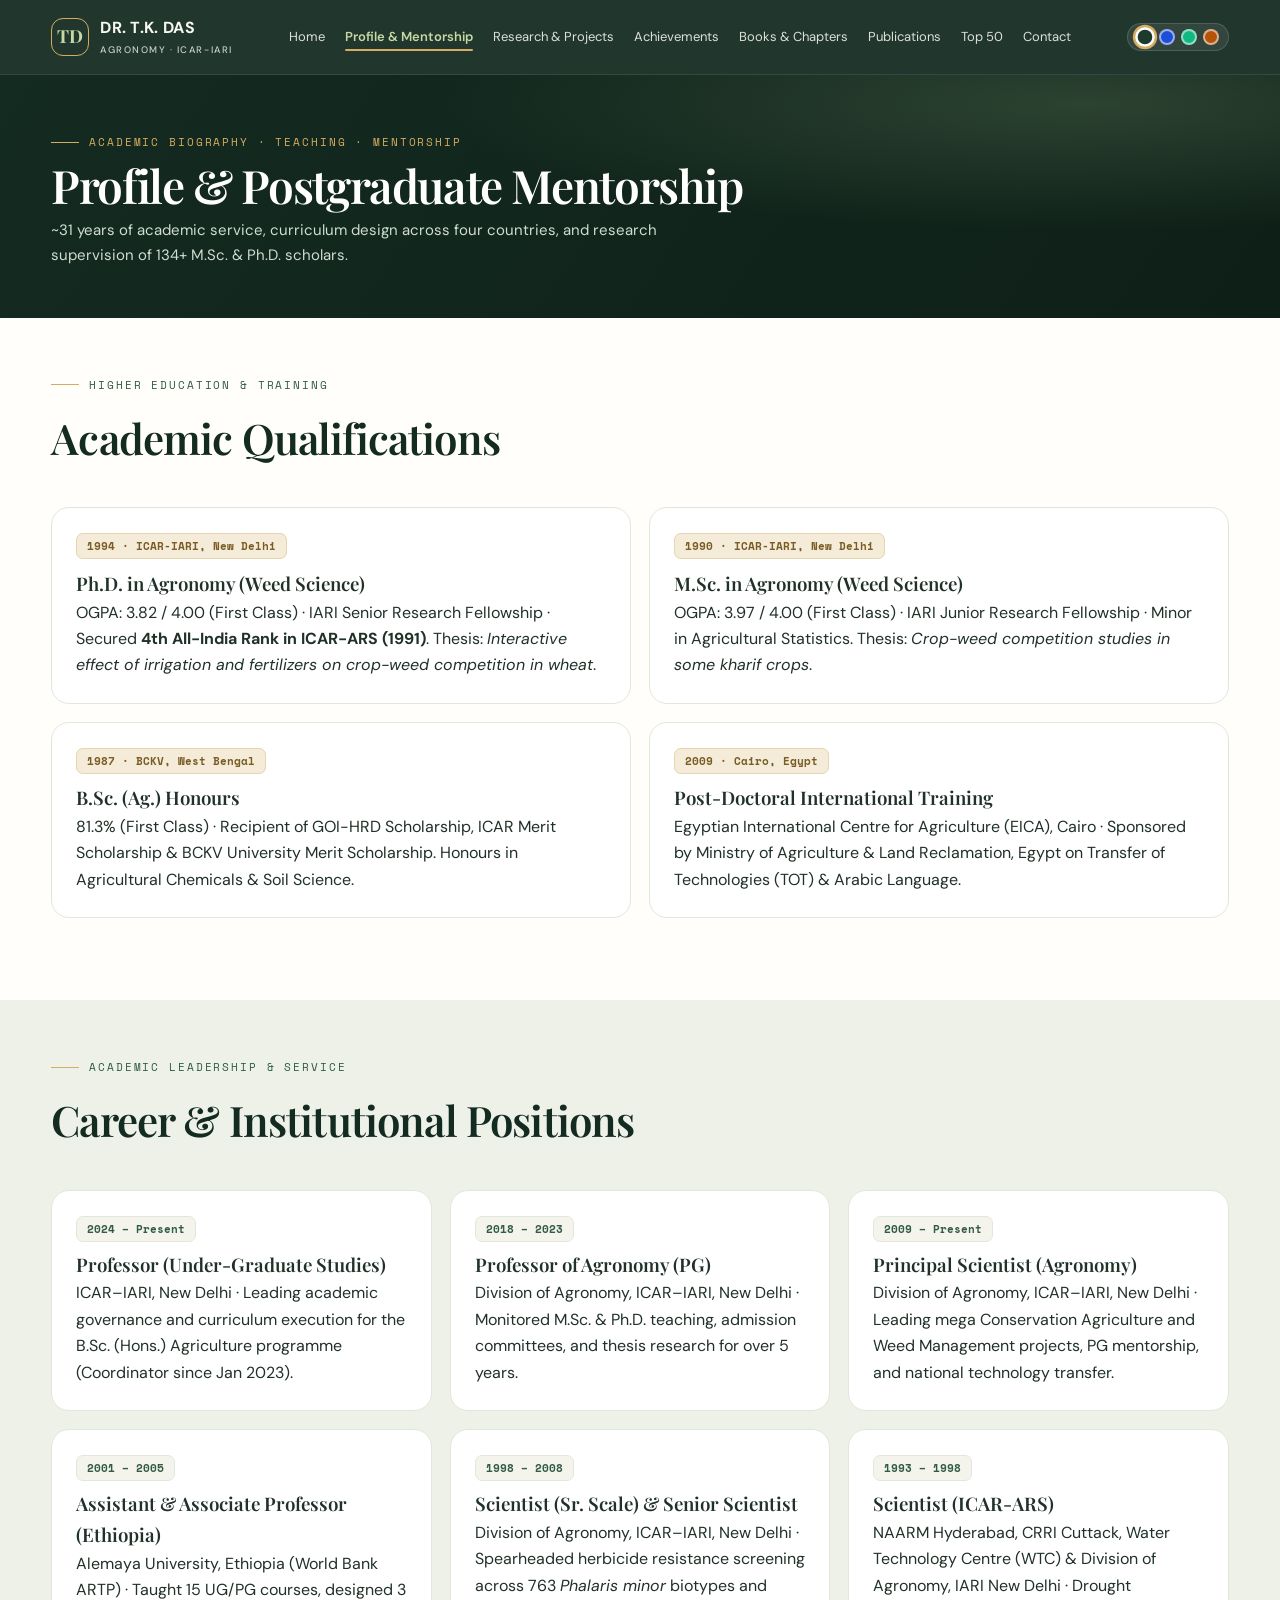
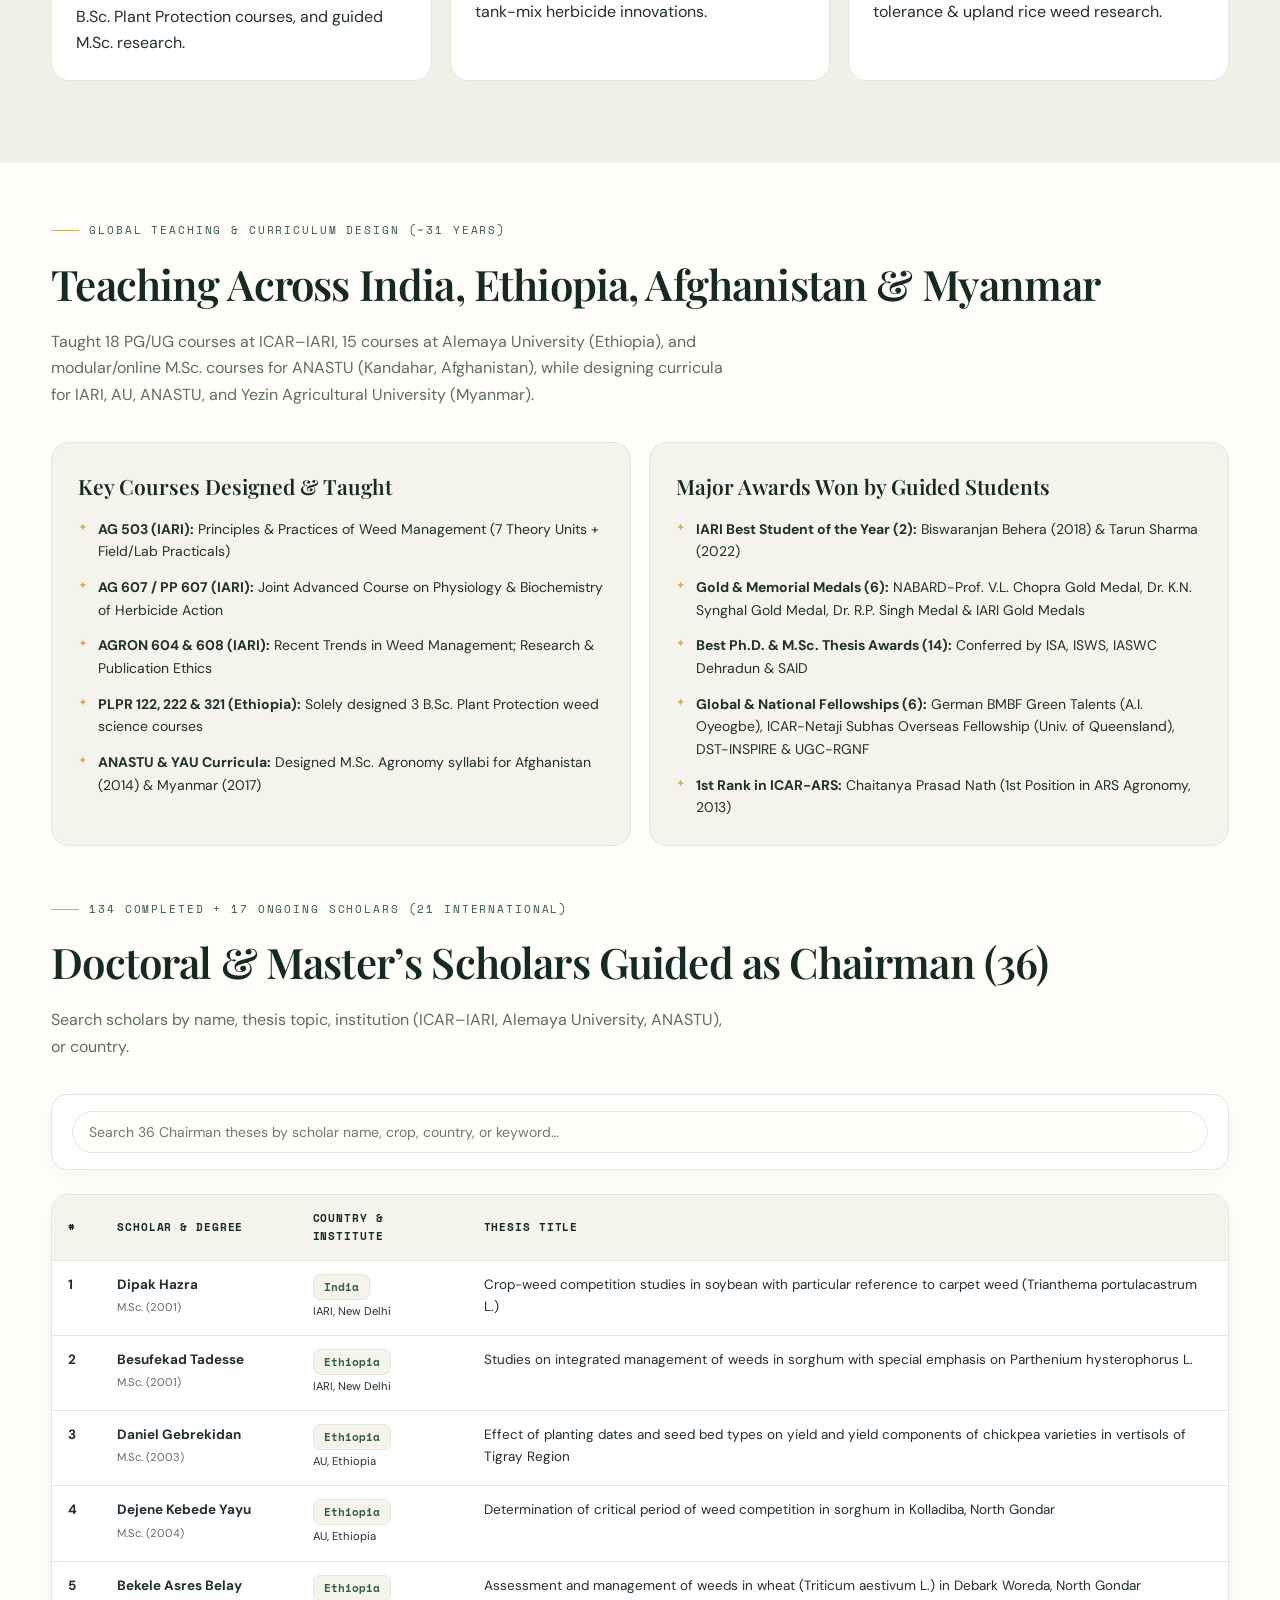
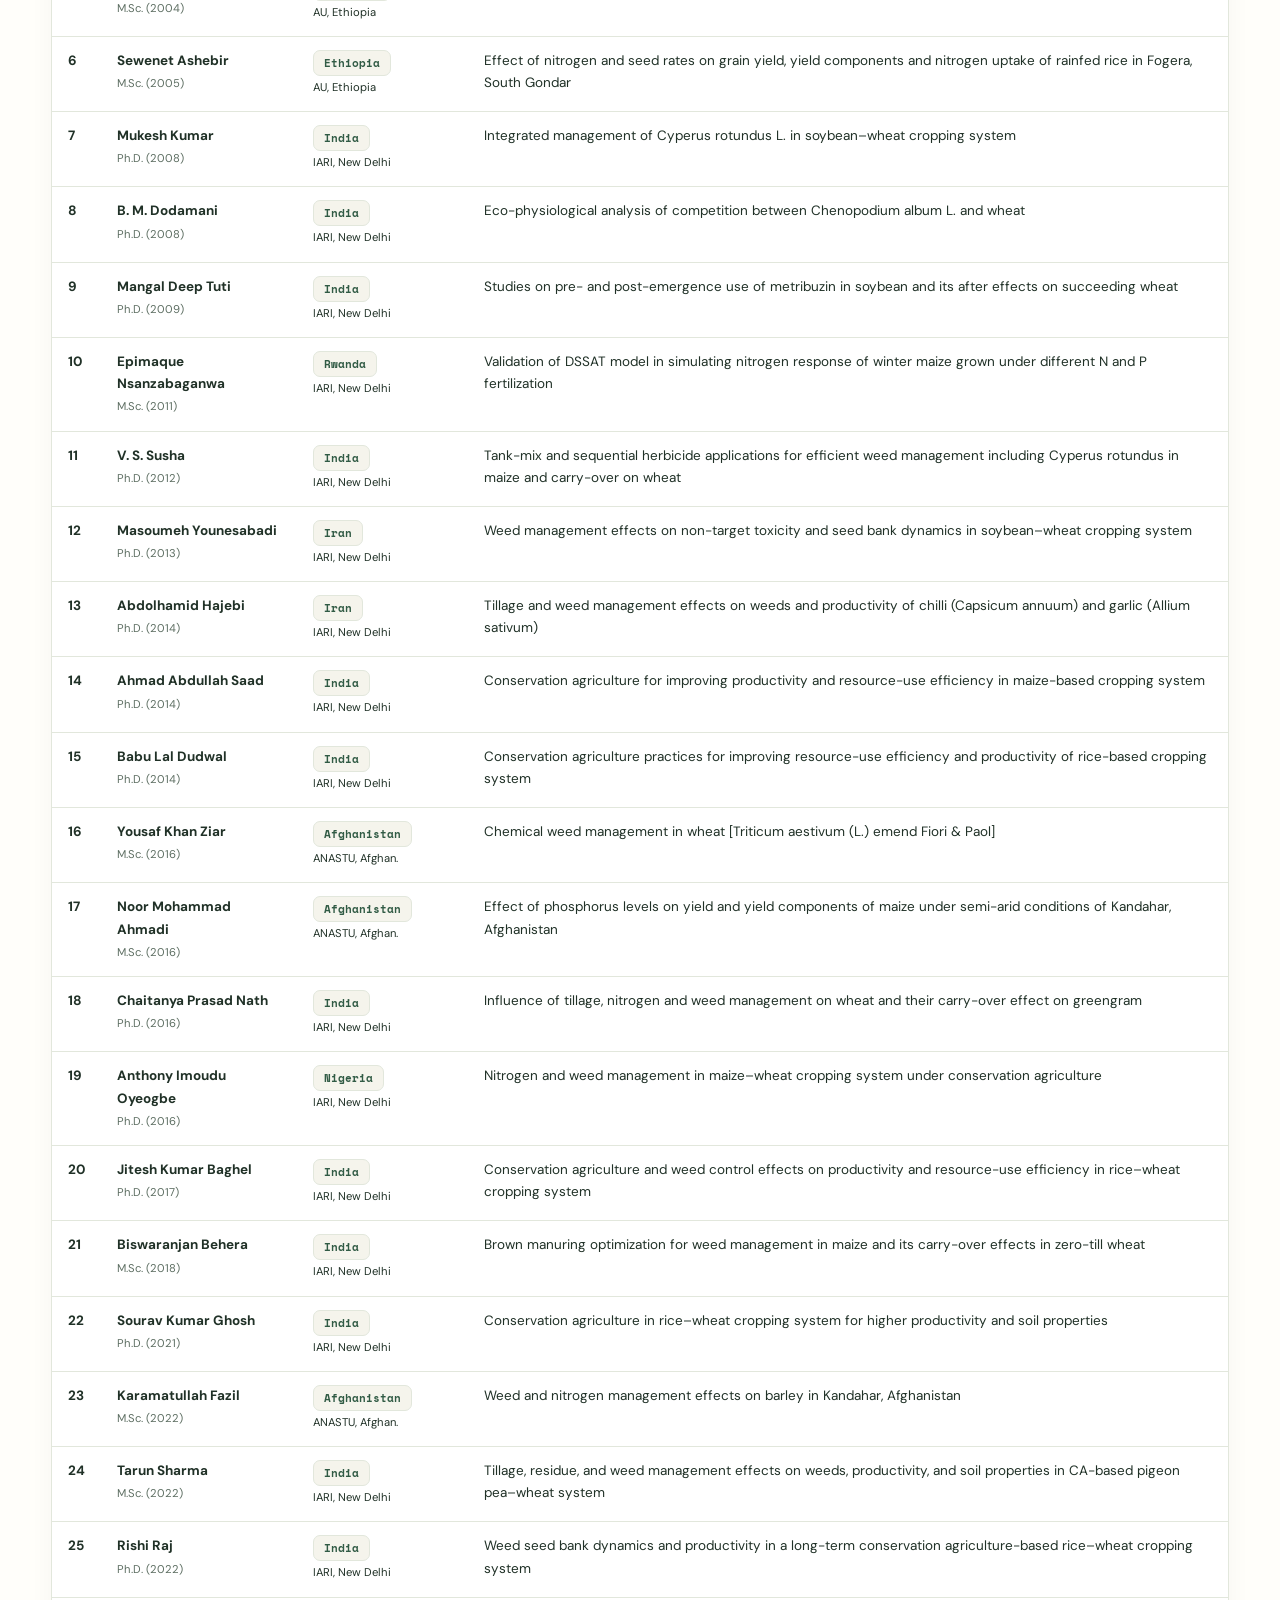
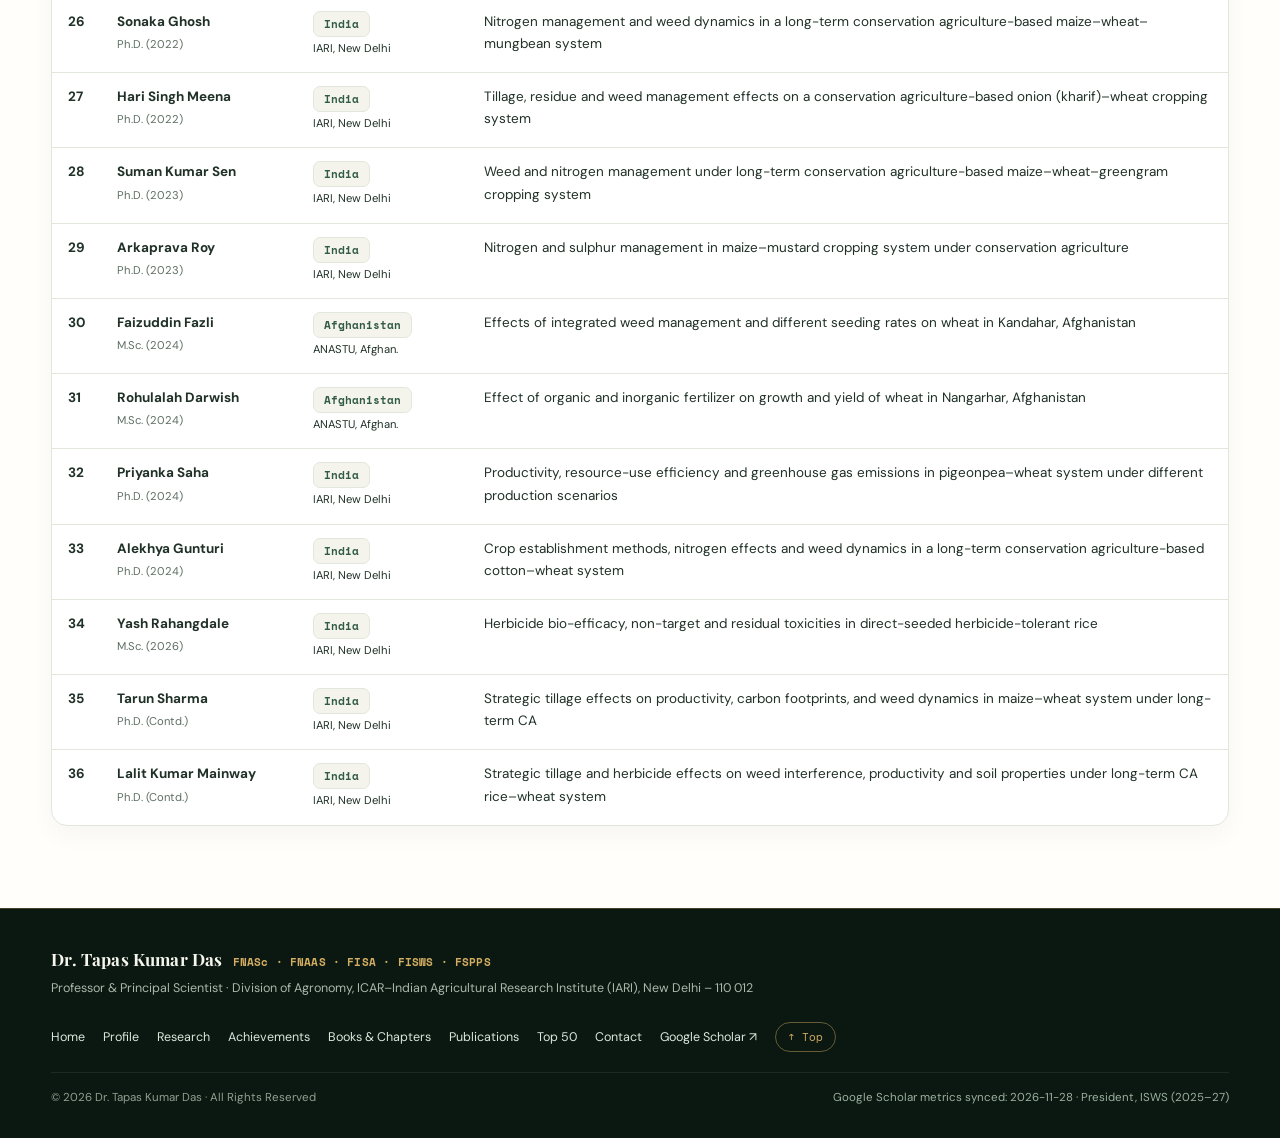
<file: about.html>
<!DOCTYPE html>
<html lang="en">
<head>
<meta charset="UTF-8">
<meta name="viewport" content="width=device-width, initial-scale=1.0">
<meta name="theme-color" content="#142b21">
<meta name="description" content="Academic qualifications, career positions, global teaching, and 134+ PG scholars guided by Dr. Tapas Kumar Das.">
<title>Profile & Mentorship | Dr. T.K. Das</title>
<link rel="preconnect" href="https://fonts.googleapis.com">
<link rel="preconnect" href="https://fonts.gstatic.com" crossorigin>
<link href="https://fonts.googleapis.com/css2?family=DM+Sans:wght@400;500;600;700&family=Playfair+Display:wght@500;600;700&family=Space+Mono:wght@400;700&display=swap" rel="stylesheet">
<link rel="stylesheet" href="assets/site.css">
</head>
<body>
<nav class="nav"><div class="wrap nav-inner">
  <a class="brand" href="index.html"><span class="brand-mark">TD</span><span>DR. T.K. DAS<small>AGRONOMY · ICAR-IARI</small></span></a>
  <button class="menu-btn" id="menuBtn" aria-label="Open navigation" aria-expanded="false">☰</button>
  <ul class="nav-links" id="navLinks">
  <li><a href="index.html">Home</a></li>
  <li><a href="about.html" class="active">Profile & Mentorship</a></li>
  <li><a href="research.html">Research & Projects</a></li>
  <li><a href="achievements.html">Achievements</a></li>
  <li><a href="books.html">Books & Chapters</a></li>
  <li><a href="publications.html">Publications</a></li>
  <li><a href="top50.html">Top 50</a></li>
  <li><a href="contact.html">Contact</a></li>
  </ul>
  <div class="theme-switcher" title="Switch Live Theme">
    <button class="theme-dot active" data-t="emerald" aria-label="Emerald Agron Theme"></button>
    <button class="theme-dot" data-t="royal" aria-label="Academic Royal Theme"></button>
    <button class="theme-dot" data-t="midnight" aria-label="Midnight Dark Theme"></button>
    <button class="theme-dot" data-t="terracotta" aria-label="Terracotta Harvest Theme"></button>
  </div>
</div></nav>

<header class="page-hero"><div class="wrap">
  <div class="eyebrow">Academic Biography · Teaching · Mentorship</div>
  <h1>Profile &amp; Postgraduate Mentorship</h1>
  <p>~31 years of academic service, curriculum design across four countries, and research supervision of 134+ M.Sc. &amp; Ph.D. scholars.</p>
</div></header>

<section class="page-section">
  <div class="wrap">
    <div class="section-head">
      <div class="eyebrow">Higher Education &amp; Training</div>
      <h2>Academic Qualifications</h2>
    </div>
    <div class="research-grid" style="grid-template-columns:repeat(2,1fr)">
      <div class="timeline-card"><span class="naas-pill">1994 · ICAR-IARI, New Delhi</span><h3 style="margin-top:10px">Ph.D. in Agronomy (Weed Science)</h3><p>OGPA: 3.82 / 4.00 (First Class) · IARI Senior Research Fellowship · Secured <strong>4th All-India Rank in ICAR-ARS (1991)</strong>. Thesis: <em>Interactive effect of irrigation and fertilizers on crop-weed competition in wheat</em>.</p></div>
      <div class="timeline-card"><span class="naas-pill">1990 · ICAR-IARI, New Delhi</span><h3 style="margin-top:10px">M.Sc. in Agronomy (Weed Science)</h3><p>OGPA: 3.97 / 4.00 (First Class) · IARI Junior Research Fellowship · Minor in Agricultural Statistics. Thesis: <em>Crop-weed competition studies in some kharif crops</em>.</p></div>
      <div class="timeline-card"><span class="naas-pill">1987 · BCKV, West Bengal</span><h3 style="margin-top:10px">B.Sc. (Ag.) Honours</h3><p>81.3% (First Class) · Recipient of GOI-HRD Scholarship, ICAR Merit Scholarship &amp; BCKV University Merit Scholarship. Honours in Agricultural Chemicals &amp; Soil Science.</p></div>
      <div class="timeline-card"><span class="naas-pill">2009 · Cairo, Egypt</span><h3 style="margin-top:10px">Post-Doctoral International Training</h3><p>Egyptian International Centre for Agriculture (EICA), Cairo · Sponsored by Ministry of Agriculture &amp; Land Reclamation, Egypt on Transfer of Technologies (TOT) &amp; Arabic Language.</p></div>
    </div>
  </div>
</section>

<section class="research page-section">
  <div class="wrap">
    <div class="section-head">
      <div class="eyebrow">Academic Leadership &amp; Service</div>
      <h2>Career &amp; Institutional Positions</h2>
    </div>
    <div class="research-grid">
      <div class="timeline-card"><span class="badge-tag">2024 – Present</span><h3 style="margin-top:8px">Professor (Under-Graduate Studies)</h3><p>ICAR–IARI, New Delhi · Leading academic governance and curriculum execution for the B.Sc. (Hons.) Agriculture programme (Coordinator since Jan 2023).</p></div>
      <div class="timeline-card"><span class="badge-tag">2018 – 2023</span><h3 style="margin-top:8px">Professor of Agronomy (PG)</h3><p>Division of Agronomy, ICAR–IARI, New Delhi · Monitored M.Sc. &amp; Ph.D. teaching, admission committees, and thesis research for over 5 years.</p></div>
      <div class="timeline-card"><span class="badge-tag">2009 – Present</span><h3 style="margin-top:8px">Principal Scientist (Agronomy)</h3><p>Division of Agronomy, ICAR–IARI, New Delhi · Leading mega Conservation Agriculture and Weed Management projects, PG mentorship, and national technology transfer.</p></div>
      <div class="timeline-card"><span class="badge-tag">2001 – 2005</span><h3 style="margin-top:8px">Assistant &amp; Associate Professor (Ethiopia)</h3><p>Alemaya University, Ethiopia (World Bank ARTP) · Taught 15 UG/PG courses, designed 3 B.Sc. Plant Protection courses, and guided M.Sc. research.</p></div>
      <div class="timeline-card"><span class="badge-tag">1998 – 2008</span><h3 style="margin-top:8px">Scientist (Sr. Scale) &amp; Senior Scientist</h3><p>Division of Agronomy, ICAR–IARI, New Delhi · Spearheaded herbicide resistance screening across 763 <em>Phalaris minor</em> biotypes and tank-mix herbicide innovations.</p></div>
      <div class="timeline-card"><span class="badge-tag">1993 – 1998</span><h3 style="margin-top:8px">Scientist (ICAR-ARS)</h3><p>NAARM Hyderabad, CRRI Cuttack, Water Technology Centre (WTC) &amp; Division of Agronomy, IARI New Delhi · Drought tolerance &amp; upland rice weed research.</p></div>
    </div>
  </div>
</section>

<section class="page-section">
  <div class="wrap">
    <div class="section-head">
      <div class="eyebrow">Global Teaching &amp; Curriculum Design (~31 Years)</div>
      <h2>Teaching Across India, Ethiopia, Afghanistan &amp; Myanmar</h2>
      <p>Taught 18 PG/UG courses at ICAR–IARI, 15 courses at Alemaya University (Ethiopia), and modular/online M.Sc. courses for ANASTU (Kandahar, Afghanistan), while designing curricula for IARI, AU, ANASTU, and Yezin Agricultural University (Myanmar).</p>
    </div>
    <div class="research-grid" style="grid-template-columns:repeat(2,1fr)">
      <div class="focus-panel">
        <h3>Key Courses Designed &amp; Taught</h3>
        <ul class="focus-list">
          <li><strong>AG 503 (IARI):</strong> Principles &amp; Practices of Weed Management (7 Theory Units + Field/Lab Practicals)</li>
          <li><strong>AG 607 / PP 607 (IARI):</strong> Joint Advanced Course on Physiology &amp; Biochemistry of Herbicide Action</li>
          <li><strong>AGRON 604 &amp; 608 (IARI):</strong> Recent Trends in Weed Management; Research &amp; Publication Ethics</li>
          <li><strong>PLPR 122, 222 &amp; 321 (Ethiopia):</strong> Solely designed 3 B.Sc. Plant Protection weed science courses</li>
          <li><strong>ANASTU &amp; YAU Curricula:</strong> Designed M.Sc. Agronomy syllabi for Afghanistan (2014) &amp; Myanmar (2017)</li>
        </ul>
      </div>
      <div class="focus-panel">
        <h3>Major Awards Won by Guided Students</h3>
        <ul class="focus-list">
          <li><strong>IARI Best Student of the Year (2):</strong> Biswaranjan Behera (2018) &amp; Tarun Sharma (2022)</li>
          <li><strong>Gold &amp; Memorial Medals (6):</strong> NABARD-Prof. V.L. Chopra Gold Medal, Dr. K.N. Synghal Gold Medal, Dr. R.P. Singh Medal &amp; IARI Gold Medals</li>
          <li><strong>Best Ph.D. &amp; M.Sc. Thesis Awards (14):</strong> Conferred by ISA, ISWS, IASWC Dehradun &amp; SAID</li>
          <li><strong>Global &amp; National Fellowships (6):</strong> German BMBF Green Talents (A.I. Oyeogbe), ICAR-Netaji Subhas Overseas Fellowship (Univ. of Queensland), DST-INSPIRE &amp; UGC-RGNF</li>
          <li><strong>1st Rank in ICAR-ARS:</strong> Chaitanya Prasad Nath (1st Position in ARS Agronomy, 2013)</li>
        </ul>
      </div>
    </div>

    <div class="section-head" style="margin-top:54px">
      <div class="eyebrow">134 Completed + 17 Ongoing Scholars (21 International)</div>
      <h2>Doctoral &amp; Master’s Scholars Guided as Chairman (36)</h2>
      <p>Search scholars by name, thesis topic, institution (ICAR–IARI, Alemaya University, ANASTU), or country.</p>
    </div>
    <div class="filter-bar">
      <input type="search" id="studentSearch" class="search-input" placeholder="Search 36 Chairman theses by scholar name, crop, country, or keyword…">
    </div>
    <div class="table-wrap">
      <table class="data-table">
        <thead><tr><th>#</th><th>Scholar &amp; Degree</th><th>Country &amp; Institute</th><th>Thesis Title</th></tr></thead>
        <tbody id="chairman-students-body"></tbody>
      </table>
    </div>
  </div>
</section>


<footer class="footer">
  <div class="wrap footer-inner">
    <div><strong>Dr. Tapas Kumar Das</strong> · Professor &amp; Principal Scientist, Division of Agronomy, ICAR–IARI, New Delhi</div>
    <div>
      <a href="about.html">Profile</a> ·
      <a href="books.html">Books &amp; Chapters</a> ·
      <a href="publications.html">Publications</a> ·
      <a href="top50.html">Top 50</a> ·
      <a href="contact.html">Contact</a>
    </div>
  </div>
  <div class="wrap update-note" id="dataUpdated">Google Scholar &amp; Complete Academic CV Archive · Updated 2026.</div>
</footer>
<script src="assets/biodata_archive.js"></script>
<script src="assets/site.js"></script>
</body>
</html>
</file>
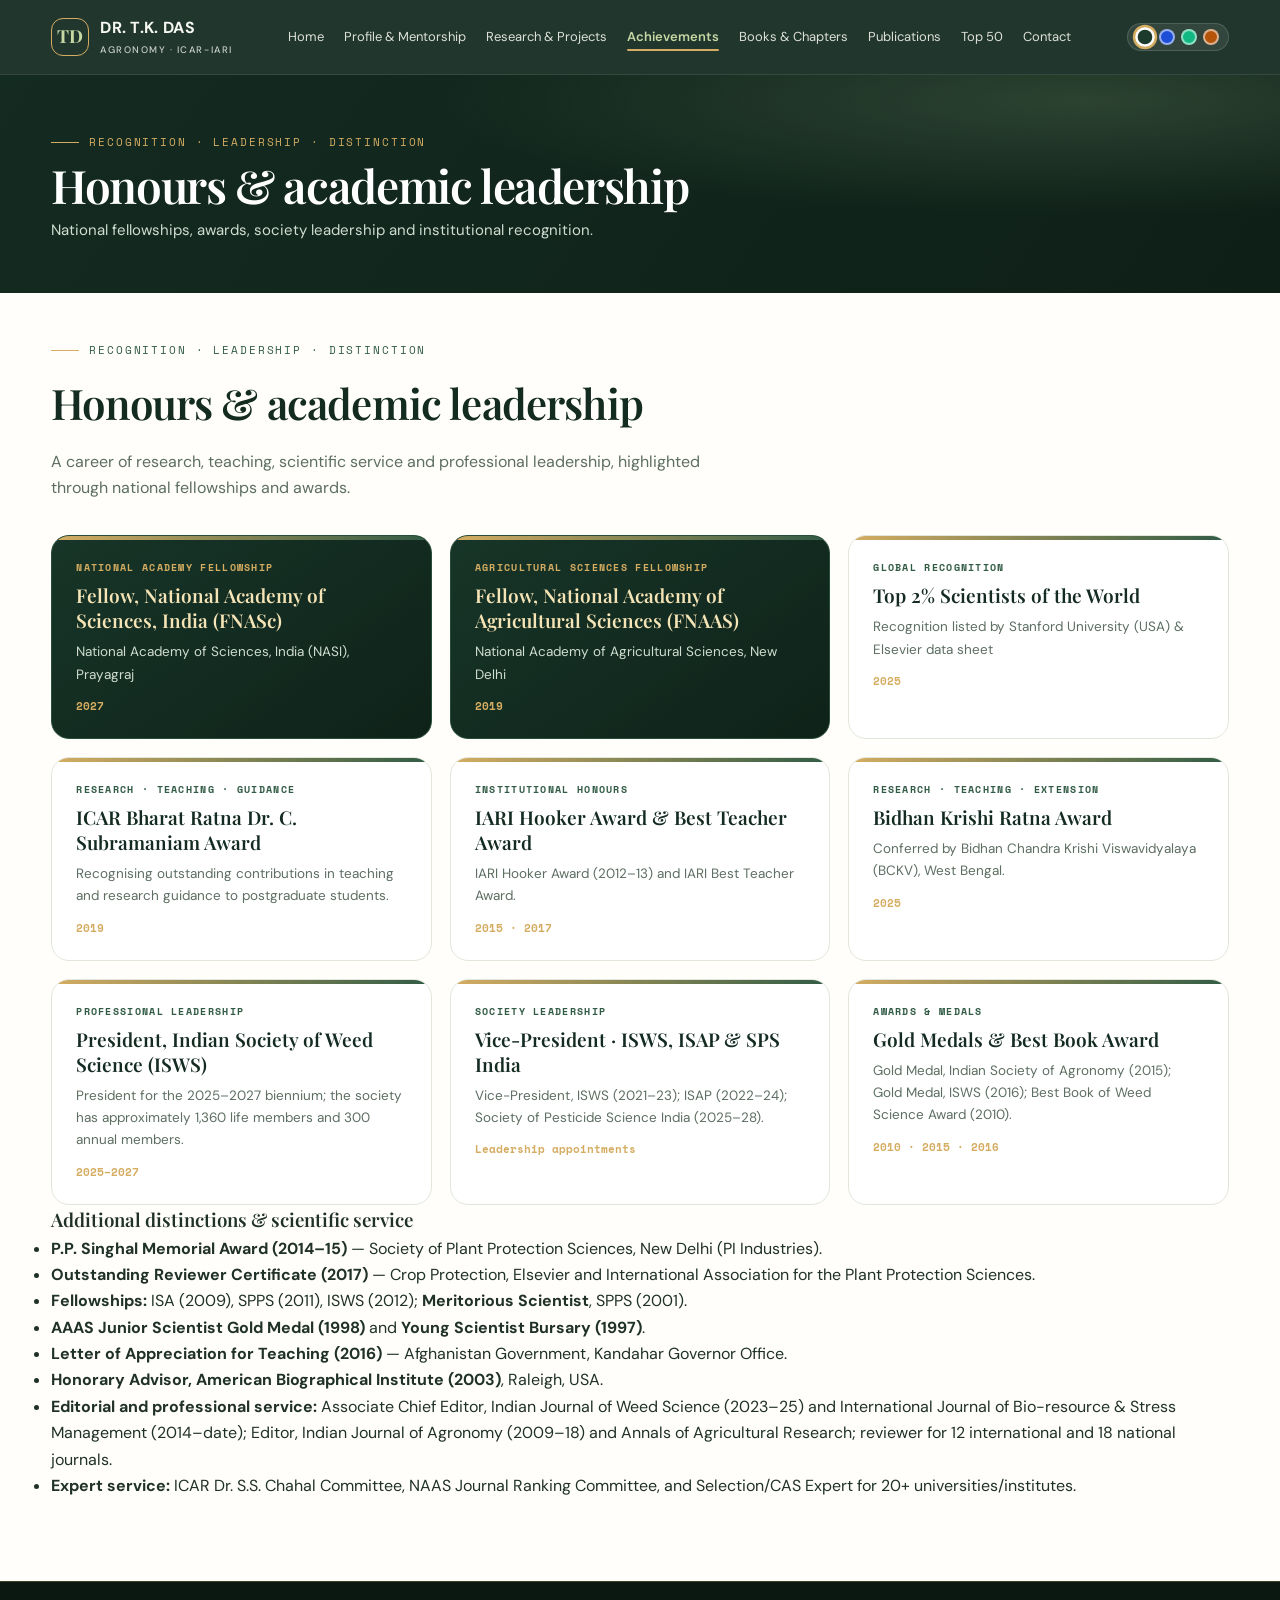
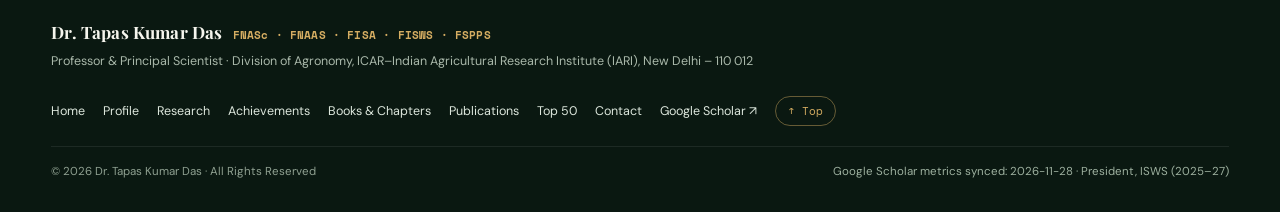
<file: achievements.html>
<!DOCTYPE html>
<html lang="en">
<head>
<meta charset="UTF-8">
<meta name="viewport" content="width=device-width, initial-scale=1.0">
<meta name="theme-color" content="#142b21">
<meta name="description" content="National Academy fellowships (FNASc, FNAAS), ICAR awards, gold medals, and society presidencies of Dr. Tapas Kumar Das.">
<title>Achievements & Honours | Dr. T.K. Das</title>
<link rel="preconnect" href="https://fonts.googleapis.com">
<link rel="preconnect" href="https://fonts.gstatic.com" crossorigin>
<link href="https://fonts.googleapis.com/css2?family=DM+Sans:wght@400;500;600;700&family=Playfair+Display:wght@500;600;700&family=Space+Mono:wght@400;700&display=swap" rel="stylesheet">
<link rel="stylesheet" href="assets/site.css">
</head>
<body>
<nav class="nav"><div class="wrap nav-inner">
  <a class="brand" href="index.html"><span class="brand-mark">TD</span><span>DR. T.K. DAS<small>AGRONOMY · ICAR-IARI</small></span></a>
  <button class="menu-btn" id="menuBtn" aria-label="Open navigation" aria-expanded="false">☰</button>
  <ul class="nav-links" id="navLinks">
  <li><a href="index.html">Home</a></li>
  <li><a href="about.html">Profile & Mentorship</a></li>
  <li><a href="research.html">Research & Projects</a></li>
  <li><a href="achievements.html" class="active">Achievements</a></li>
  <li><a href="books.html">Books & Chapters</a></li>
  <li><a href="publications.html">Publications</a></li>
  <li><a href="top50.html">Top 50</a></li>
  <li><a href="contact.html">Contact</a></li>
  </ul>
  <div class="theme-switcher" title="Switch Live Theme">
    <button class="theme-dot active" data-t="emerald" aria-label="Emerald Agron Theme"></button>
    <button class="theme-dot" data-t="royal" aria-label="Academic Royal Theme"></button>
    <button class="theme-dot" data-t="midnight" aria-label="Midnight Dark Theme"></button>
    <button class="theme-dot" data-t="terracotta" aria-label="Terracotta Harvest Theme"></button>
  </div>
</div></nav>

<header class="page-hero"><div class="wrap">
  <div class="eyebrow">Recognition · leadership · distinction</div>
  <h1>Honours &amp; academic leadership</h1>
  <p>National fellowships, awards, society leadership and institutional recognition.</p>
</div></header>
<section class="achievement-section page-section" style="padding-top:48px"><div class="wrap"><div class="section-head"><div class="eyebrow">Recognition · leadership · distinction</div><h2>Honours &amp; academic leadership</h2><p>A career of research, teaching, scientific service and professional leadership, highlighted through national fellowships and awards.</p></div><div class="achievement-grid">
<div class="achievement-card featured"><div class="achievement-kicker">National Academy Fellowship</div><h3>Fellow, National Academy of Sciences, India (FNASc)</h3><p>National Academy of Sciences, India (NASI), Prayagraj</p><div class="achievement-year">2027</div></div>
<div class="achievement-card featured"><div class="achievement-kicker">Agricultural Sciences Fellowship</div><h3>Fellow, National Academy of Agricultural Sciences (FNAAS)</h3><p>National Academy of Agricultural Sciences, New Delhi</p><div class="achievement-year">2019</div></div>
<div class="achievement-card"><div class="achievement-kicker">Global recognition</div><h3>Top 2% Scientists of the World</h3><p>Recognition listed by Stanford University (USA) &amp; Elsevier data sheet</p><div class="achievement-year">2025</div></div>
<div class="achievement-card"><div class="achievement-kicker">Research · teaching · guidance</div><h3>ICAR Bharat Ratna Dr. C. Subramaniam Award</h3><p>Recognising outstanding contributions in teaching and research guidance to postgraduate students.</p><div class="achievement-year">2019</div></div>
<div class="achievement-card"><div class="achievement-kicker">Institutional honours</div><h3>IARI Hooker Award &amp; Best Teacher Award</h3><p>IARI Hooker Award (2012–13) and IARI Best Teacher Award.</p><div class="achievement-year">2015 · 2017</div></div>
<div class="achievement-card"><div class="achievement-kicker">Research · teaching · extension</div><h3>Bidhan Krishi Ratna Award</h3><p>Conferred by Bidhan Chandra Krishi Viswavidyalaya (BCKV), West Bengal.</p><div class="achievement-year">2025</div></div>
<div class="achievement-card"><div class="achievement-kicker">Professional leadership</div><h3>President, Indian Society of Weed Science (ISWS)</h3><p>President for the 2025–2027 biennium; the society has approximately 1,360 life members and 300 annual members.</p><div class="achievement-year">2025–2027</div></div>
<div class="achievement-card"><div class="achievement-kicker">Society leadership</div><h3>Vice-President · ISWS, ISAP &amp; SPS India</h3><p>Vice-President, ISWS (2021–23); ISAP (2022–24); Society of Pesticide Science India (2025–28).</p><div class="achievement-year">Leadership appointments</div></div>
<div class="achievement-card"><div class="achievement-kicker">Awards &amp; medals</div><h3>Gold Medals &amp; Best Book Award</h3><p>Gold Medal, Indian Society of Agronomy (2015); Gold Medal, ISWS (2016); Best Book of Weed Science Award (2010).</p><div class="achievement-year">2010 · 2015 · 2016</div></div>
</div><div class="achievement-list"><h3>Additional distinctions &amp; scientific service</h3><ul><li><strong>P.P. Singhal Memorial Award (2014–15)</strong> — Society of Plant Protection Sciences, New Delhi (PI Industries).</li><li><strong>Outstanding Reviewer Certificate (2017)</strong> — Crop Protection, Elsevier and International Association for the Plant Protection Sciences.</li><li><strong>Fellowships:</strong> ISA (2009), SPPS (2011), ISWS (2012); <strong>Meritorious Scientist</strong>, SPPS (2001).</li><li><strong>AAAS Junior Scientist Gold Medal (1998)</strong> and <strong>Young Scientist Bursary (1997)</strong>.</li><li><strong>Letter of Appreciation for Teaching (2016)</strong> — Afghanistan Government, Kandahar Governor Office.</li><li><strong>Honorary Advisor, American Biographical Institute (2003)</strong>, Raleigh, USA.</li><li><strong>Editorial and professional service:</strong> Associate Chief Editor, Indian Journal of Weed Science (2023–25) and International Journal of Bio-resource &amp; Stress Management (2014–date); Editor, Indian Journal of Agronomy (2009–18) and Annals of Agricultural Research; reviewer for 12 international and 18 national journals.</li><li><strong>Expert service:</strong> ICAR Dr. S.S. Chahal Committee, NAAS Journal Ranking Committee, and Selection/CAS Expert for 20+ universities/institutes.</li></ul></div></div></section>

<footer class="footer">
  <div class="wrap footer-inner">
    <div><strong>Dr. Tapas Kumar Das</strong> · Professor &amp; Principal Scientist, Division of Agronomy, ICAR–IARI, New Delhi</div>
    <div>
      <a href="about.html">Profile</a> ·
      <a href="books.html">Books &amp; Chapters</a> ·
      <a href="publications.html">Publications</a> ·
      <a href="top50.html">Top 50</a> ·
      <a href="contact.html">Contact</a>
    </div>
  </div>
  <div class="wrap update-note" id="dataUpdated">Google Scholar &amp; Complete Academic CV Archive · Updated 2026.</div>
</footer>
<script src="assets/site.js"></script>
</body>
</html>
</file>
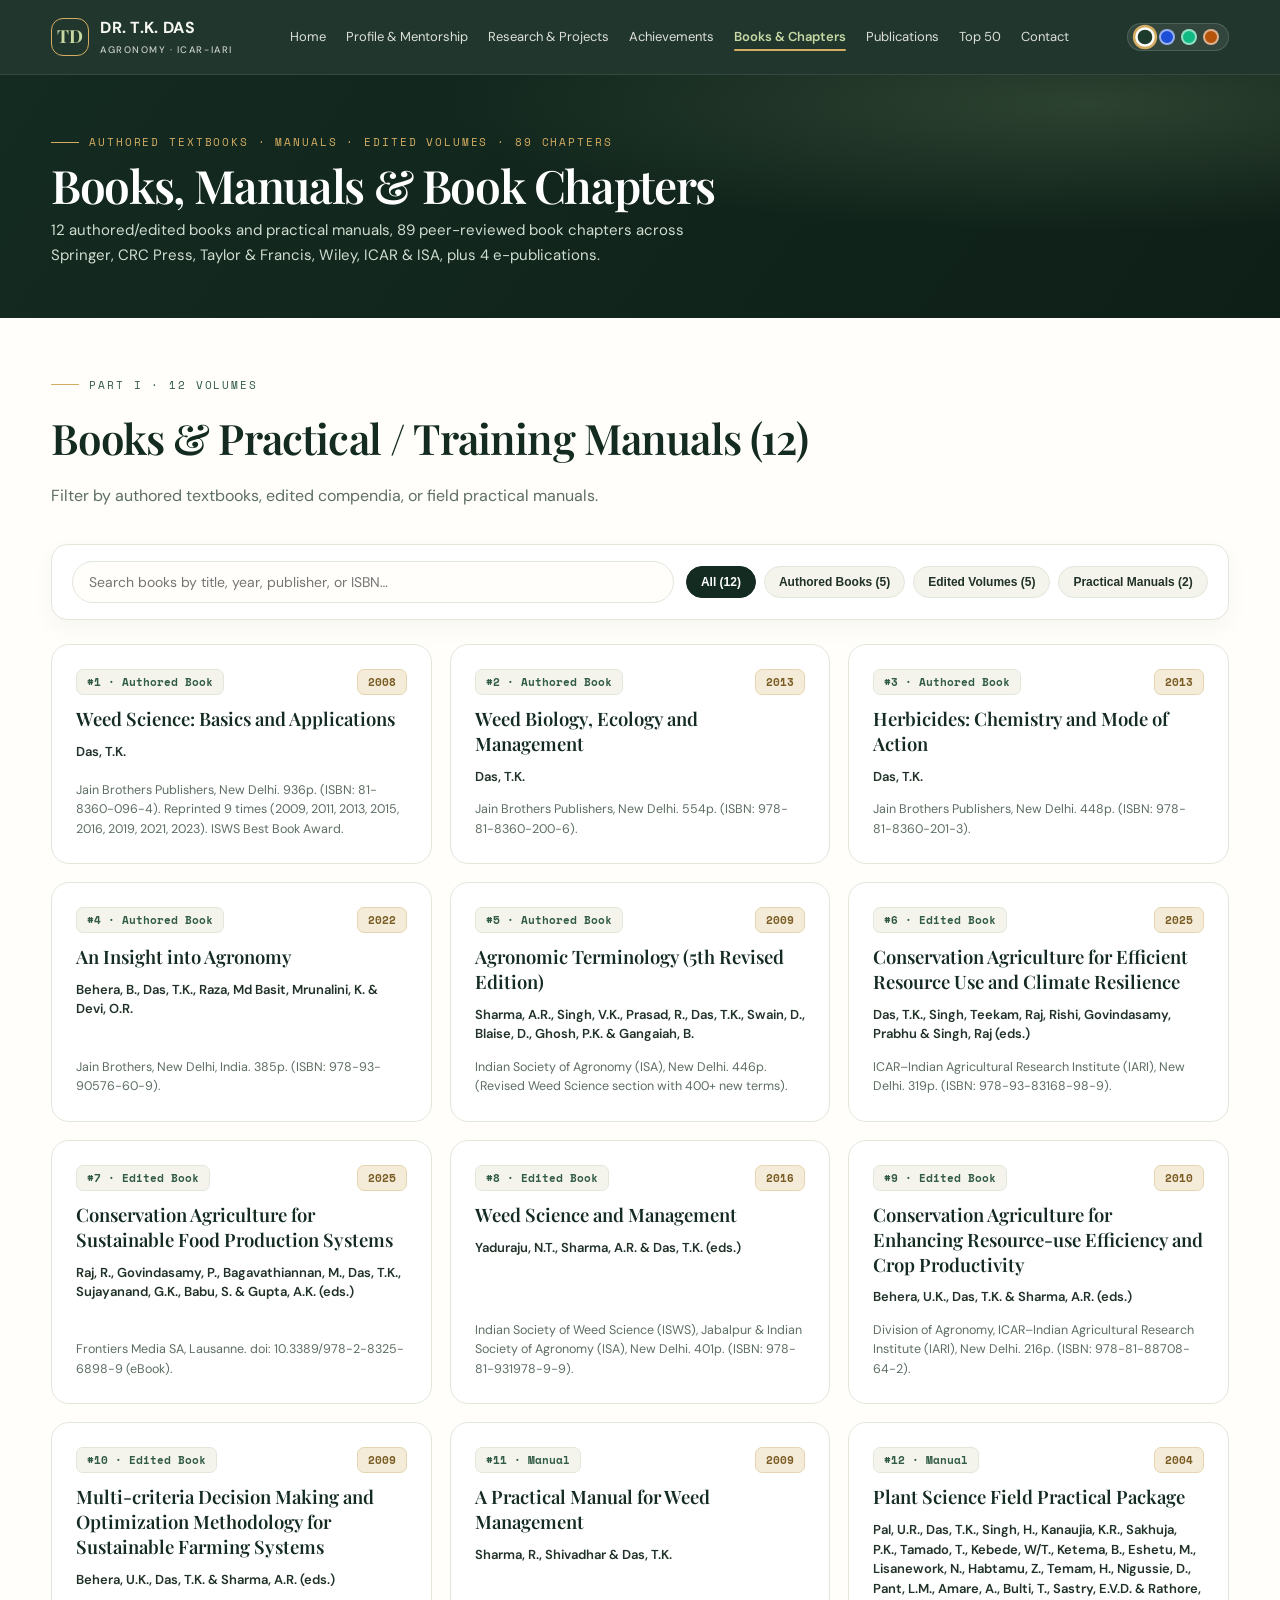
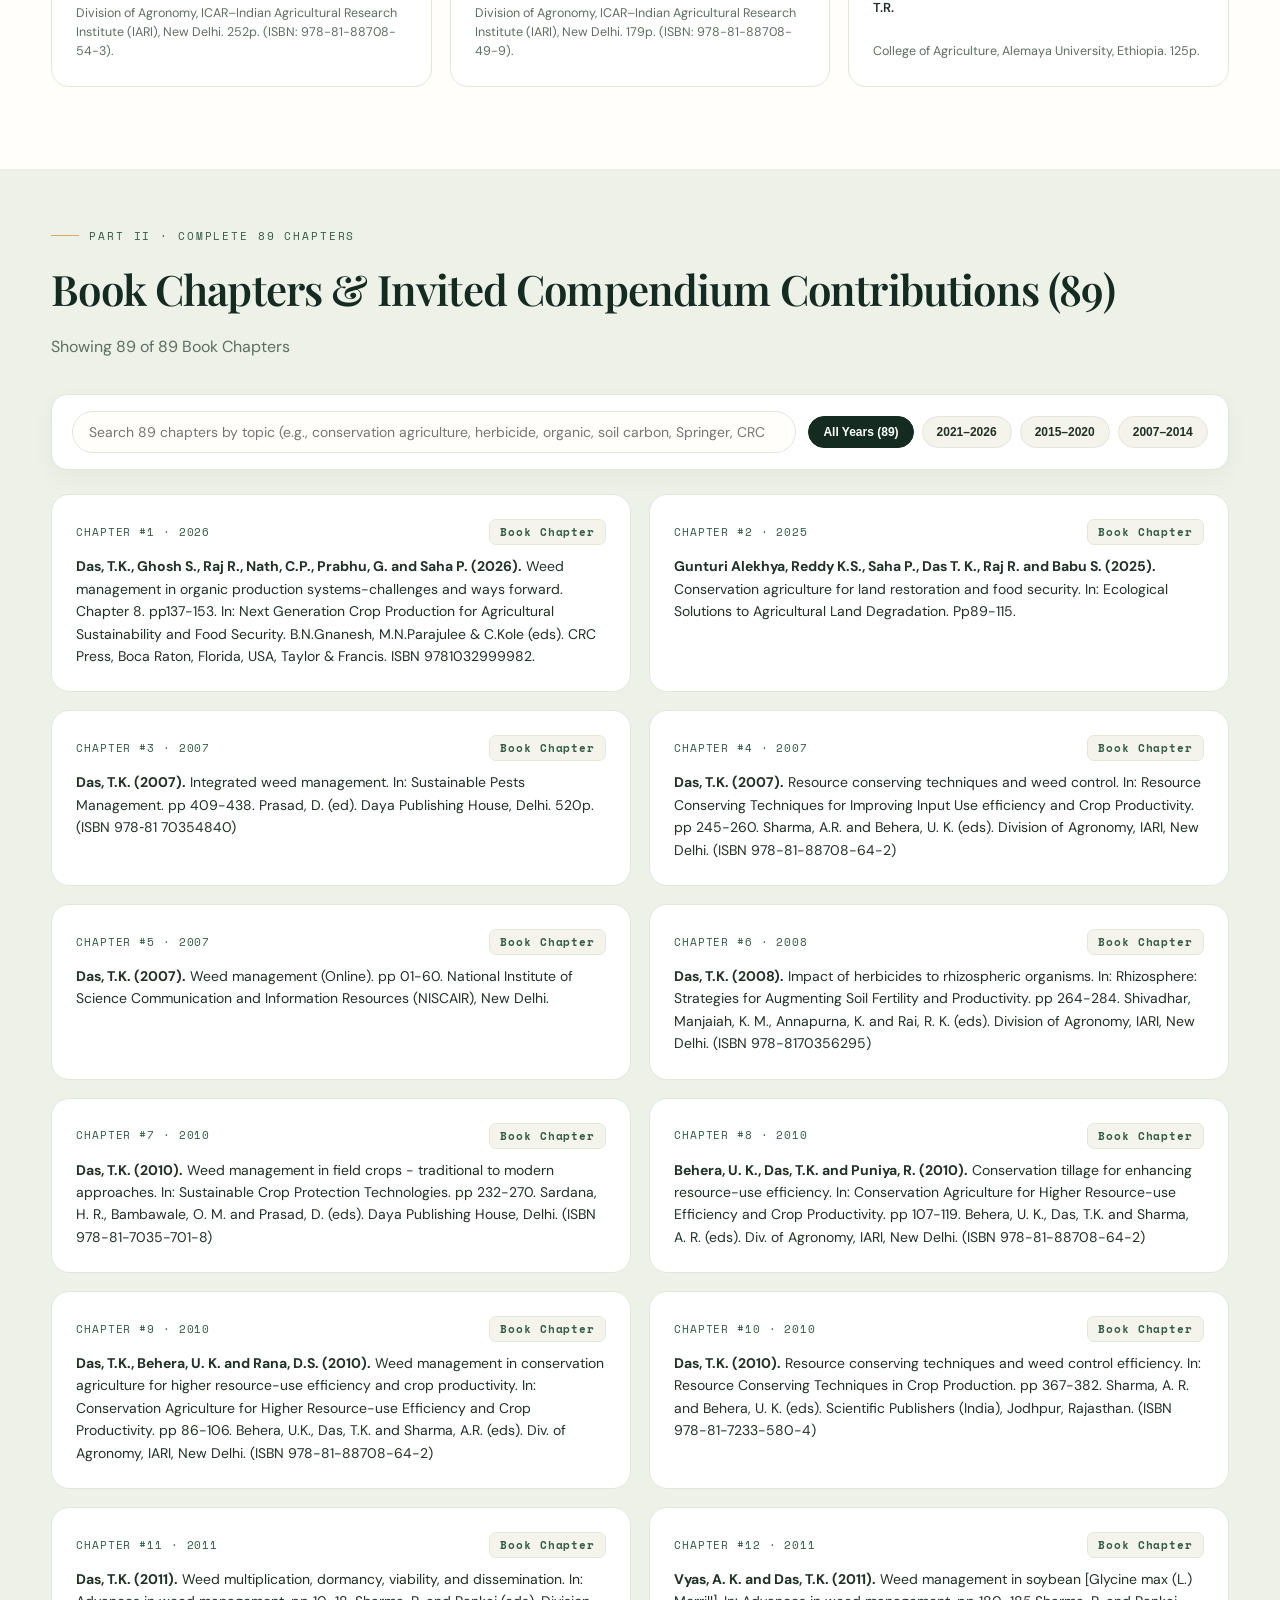
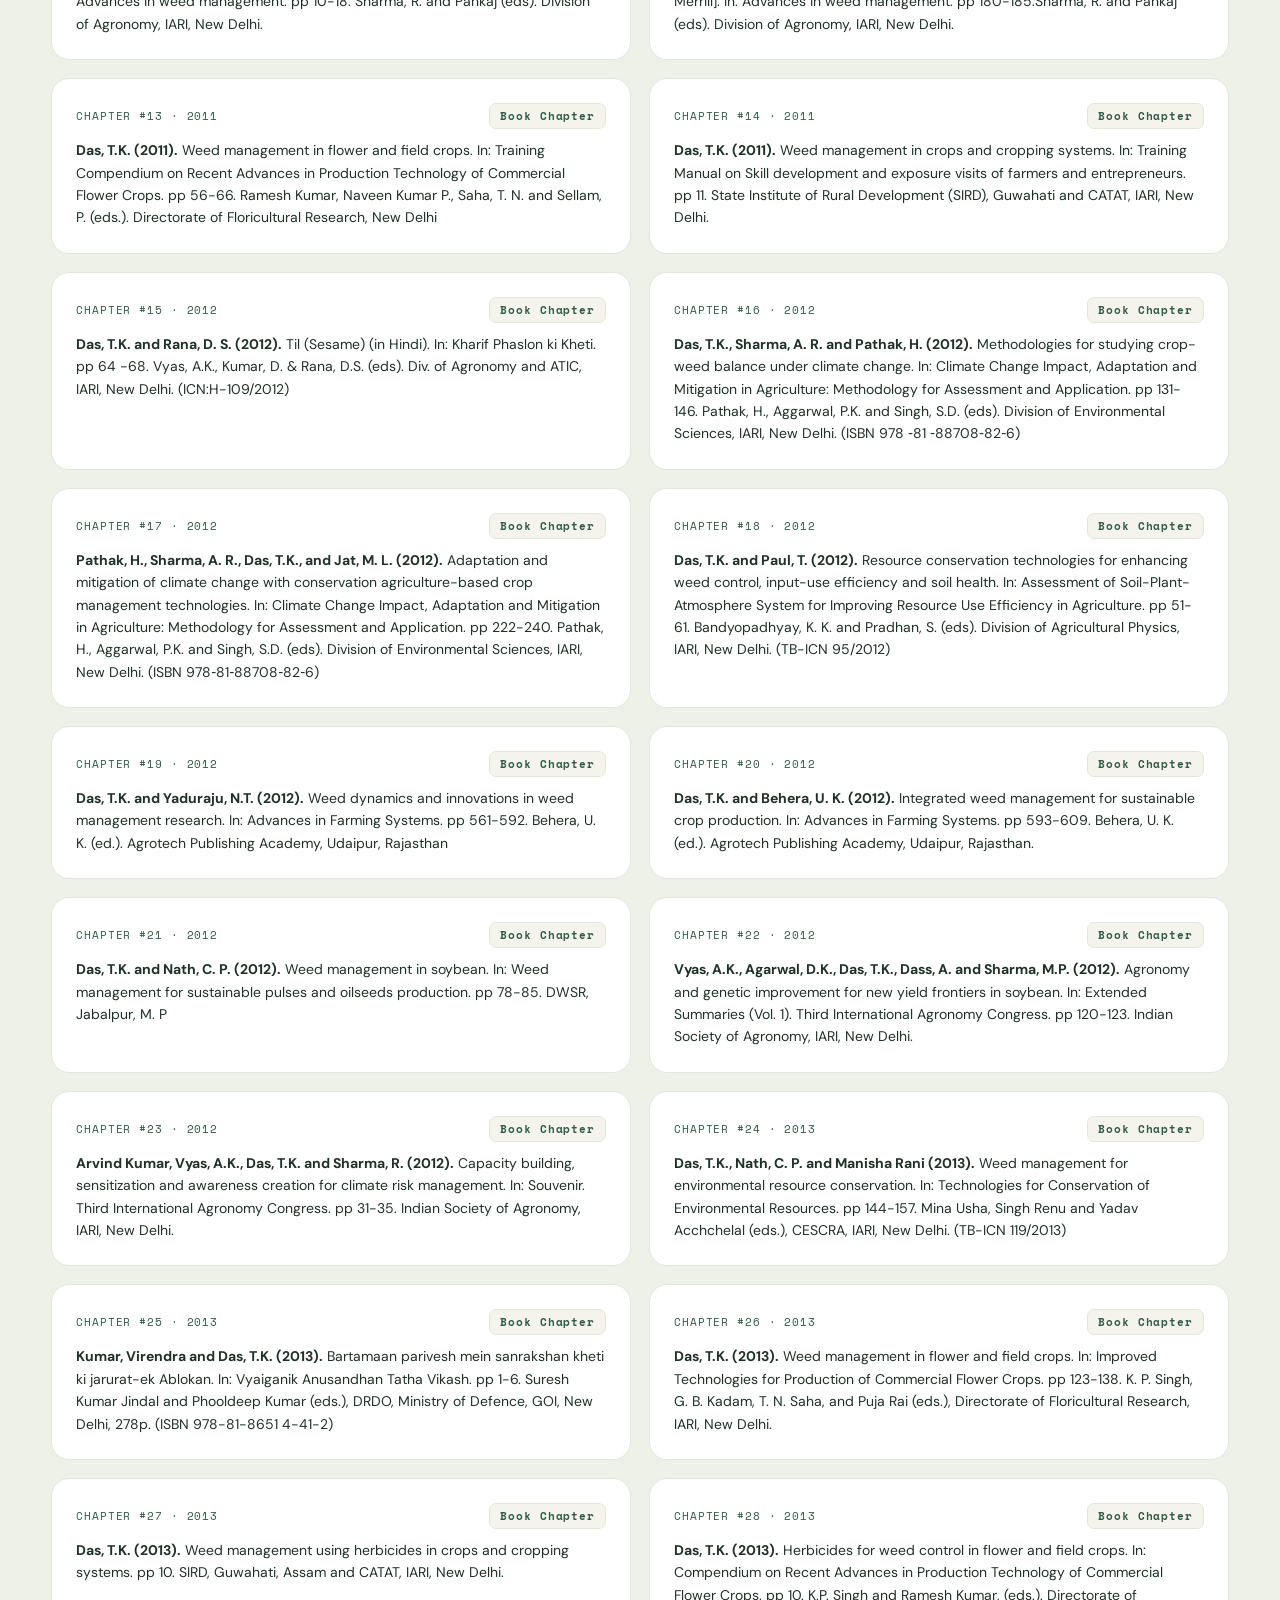
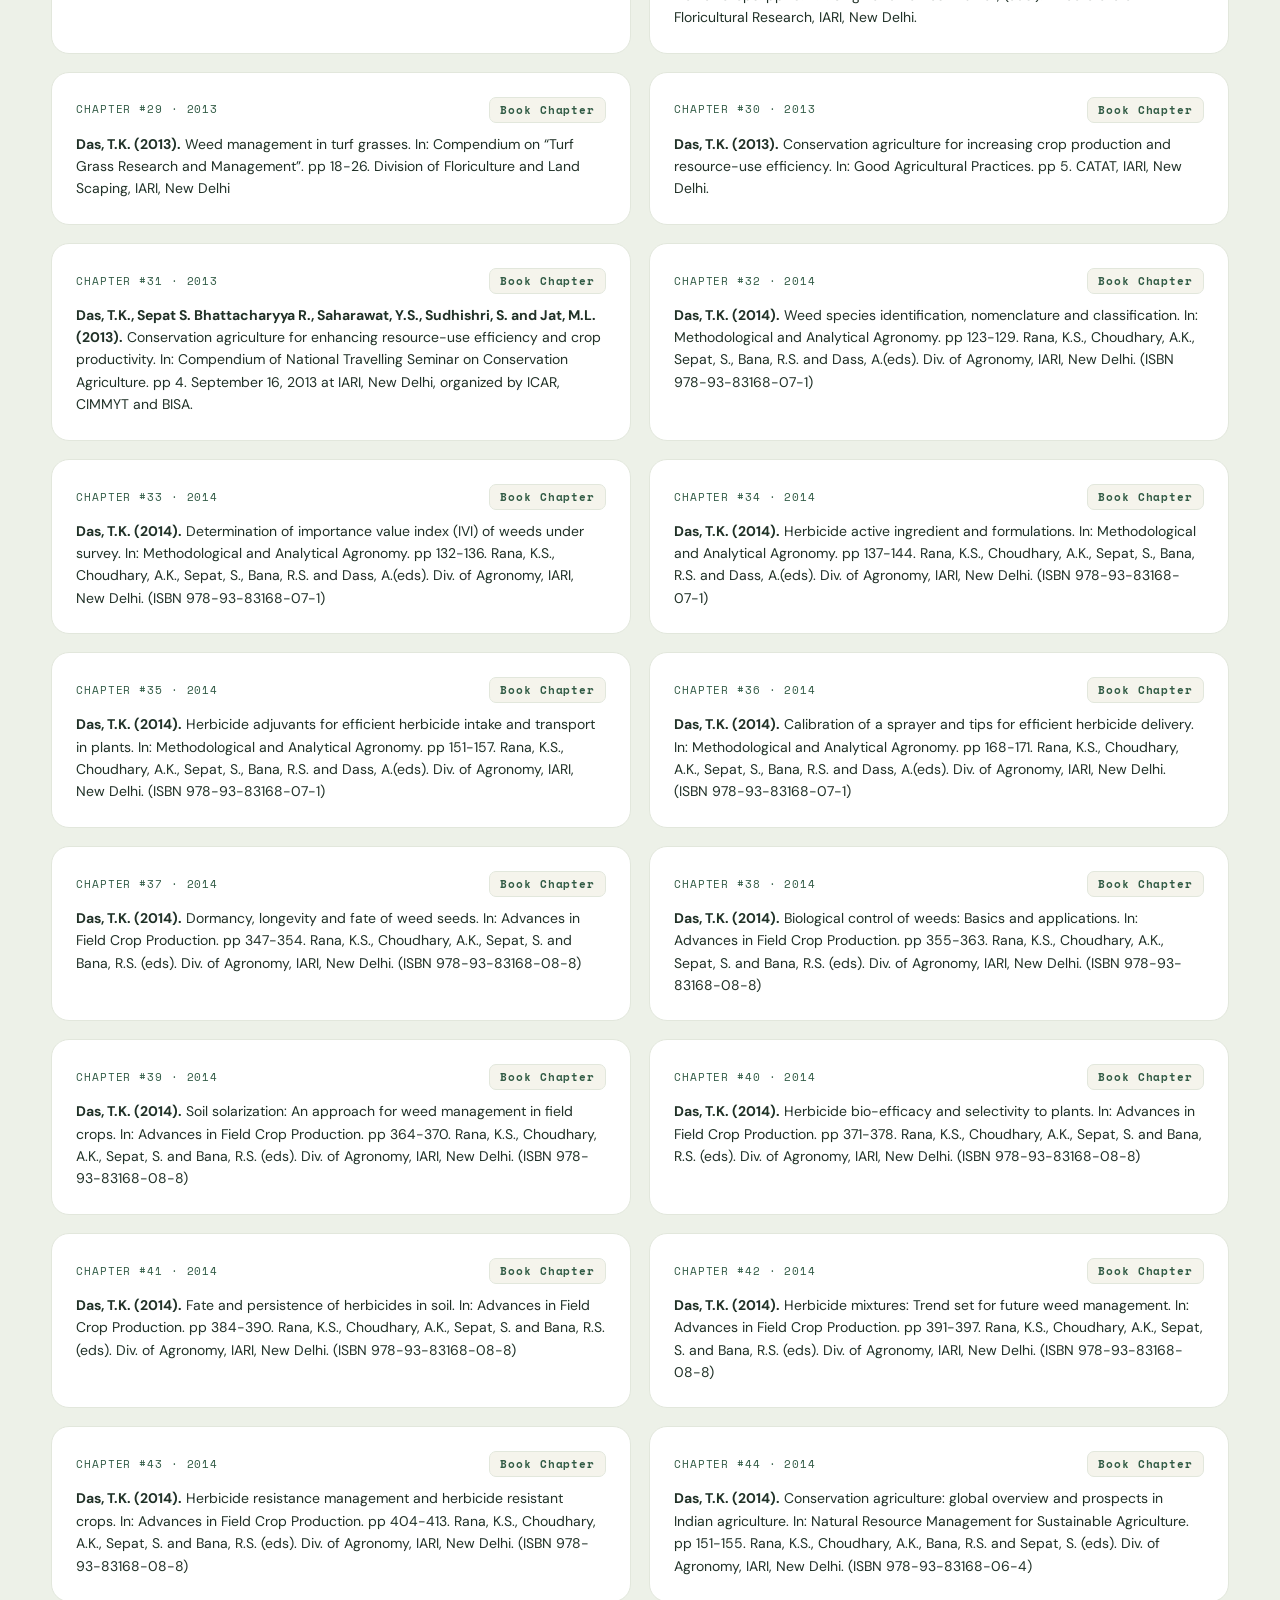
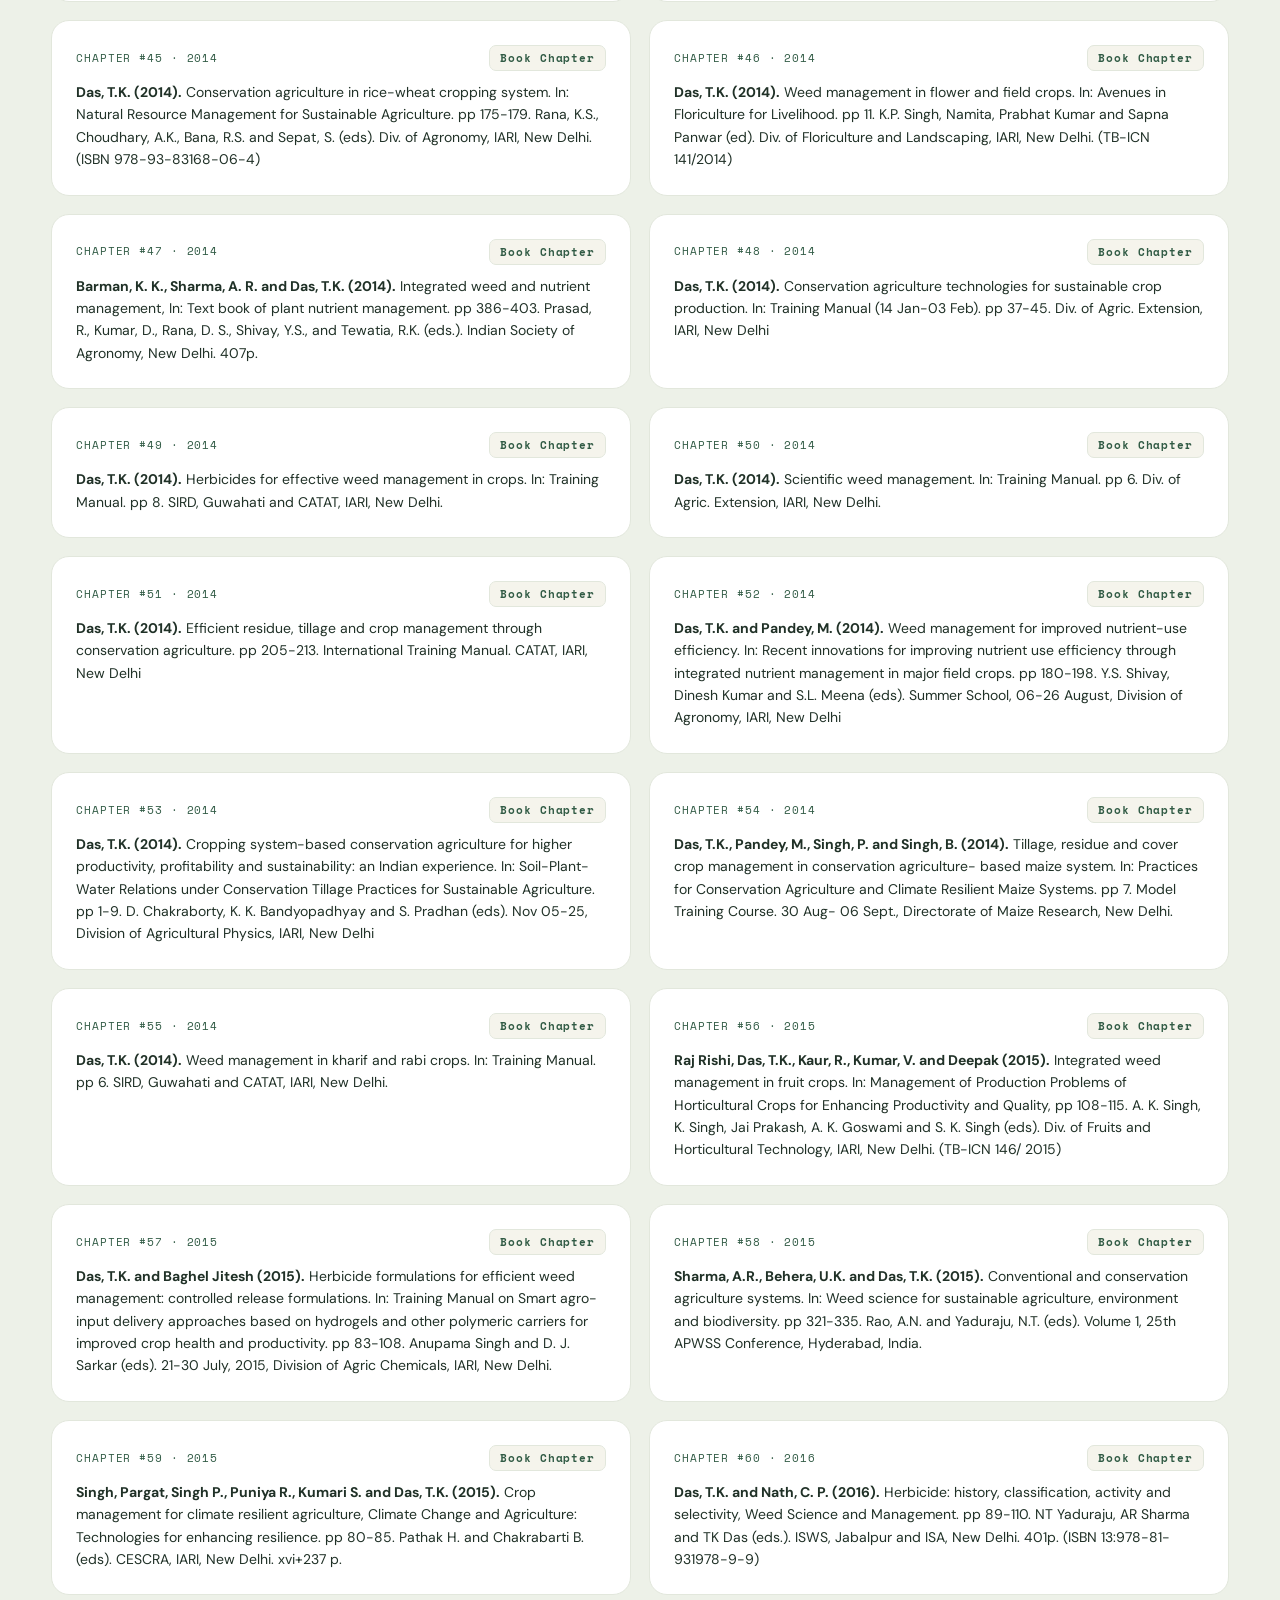
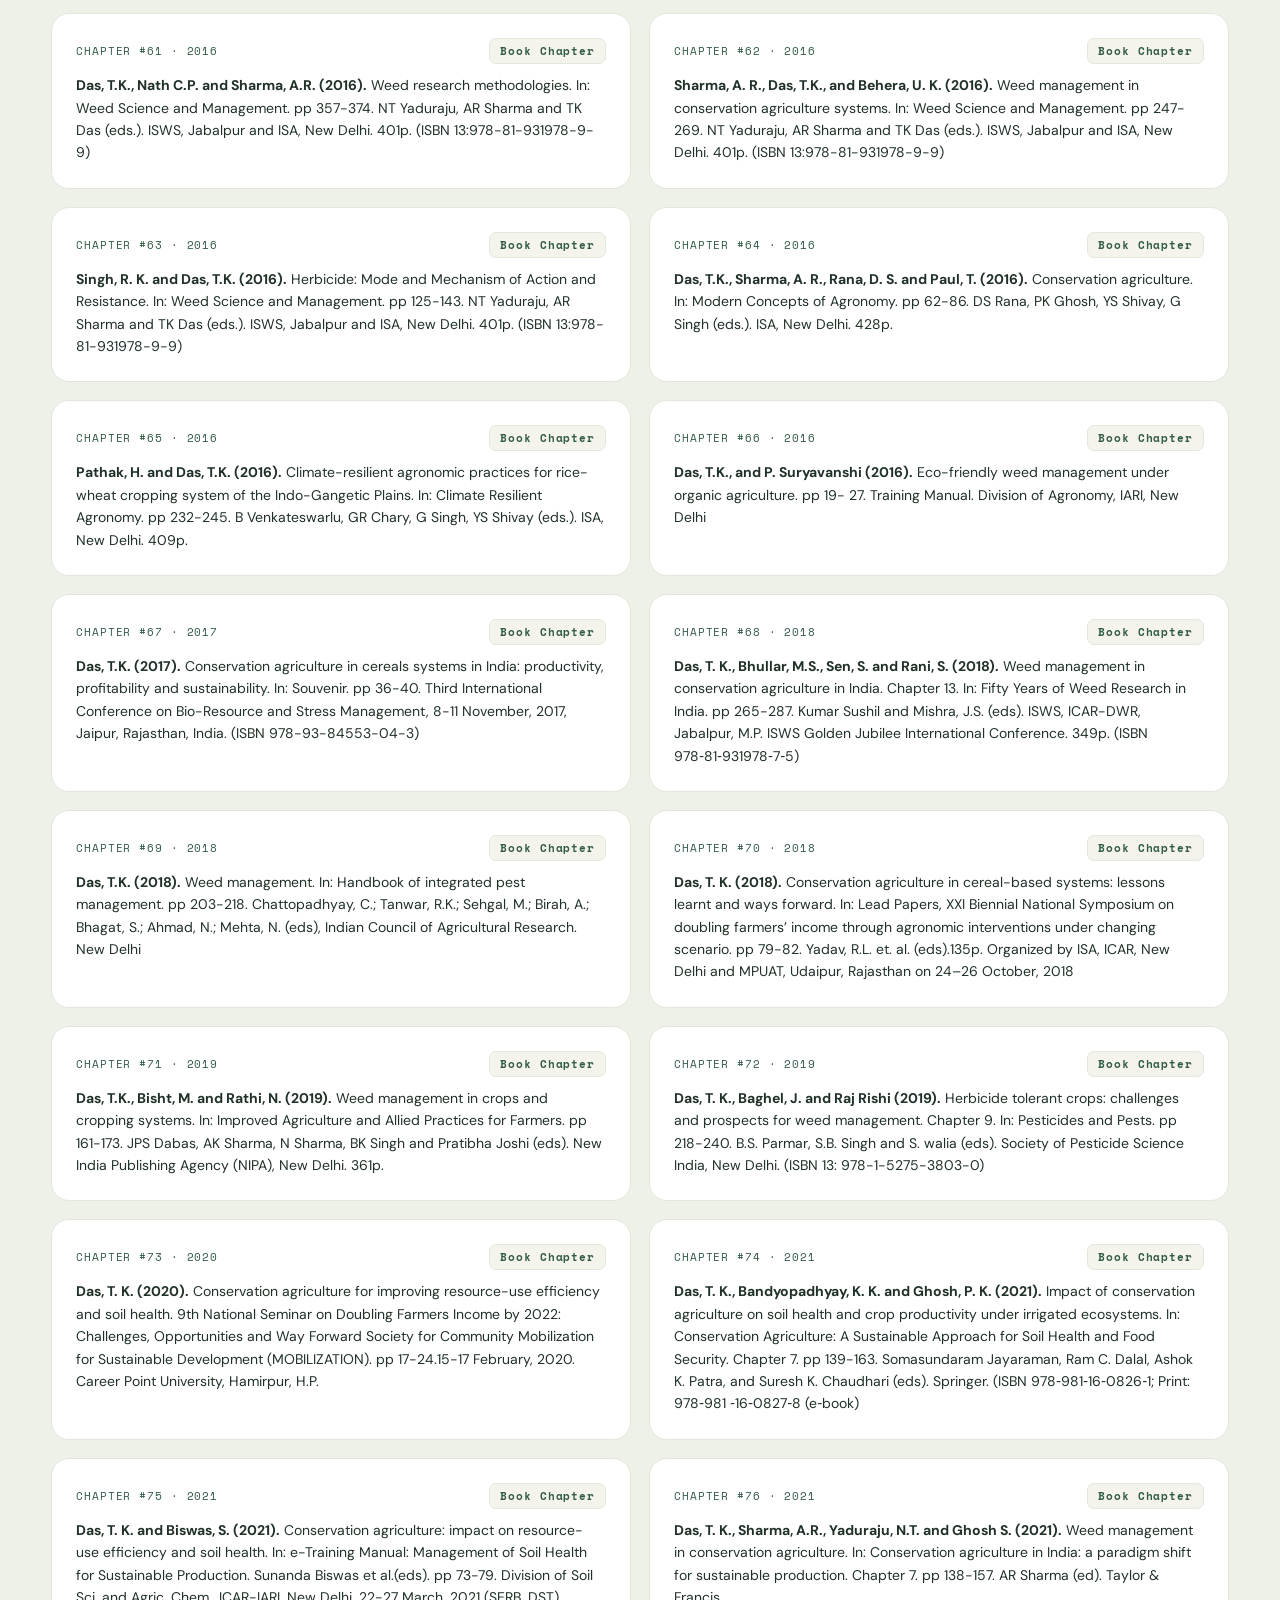
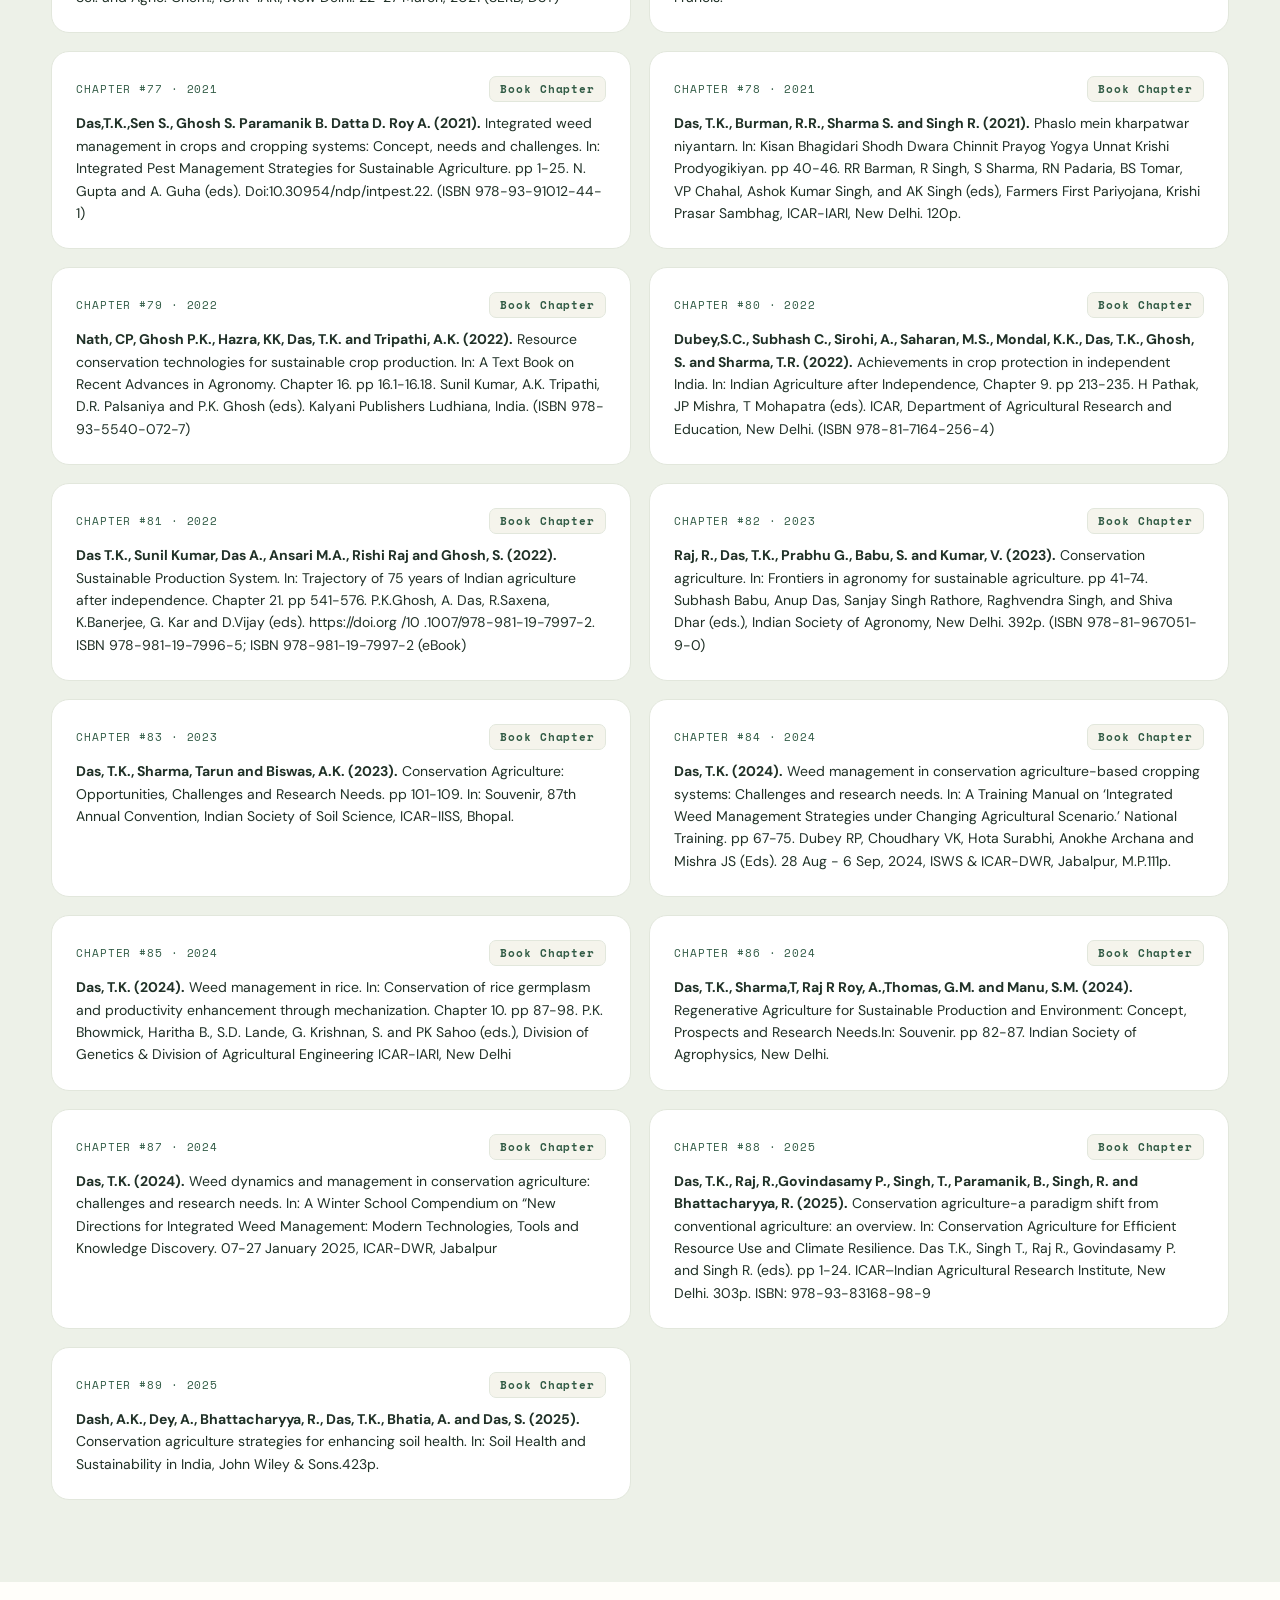
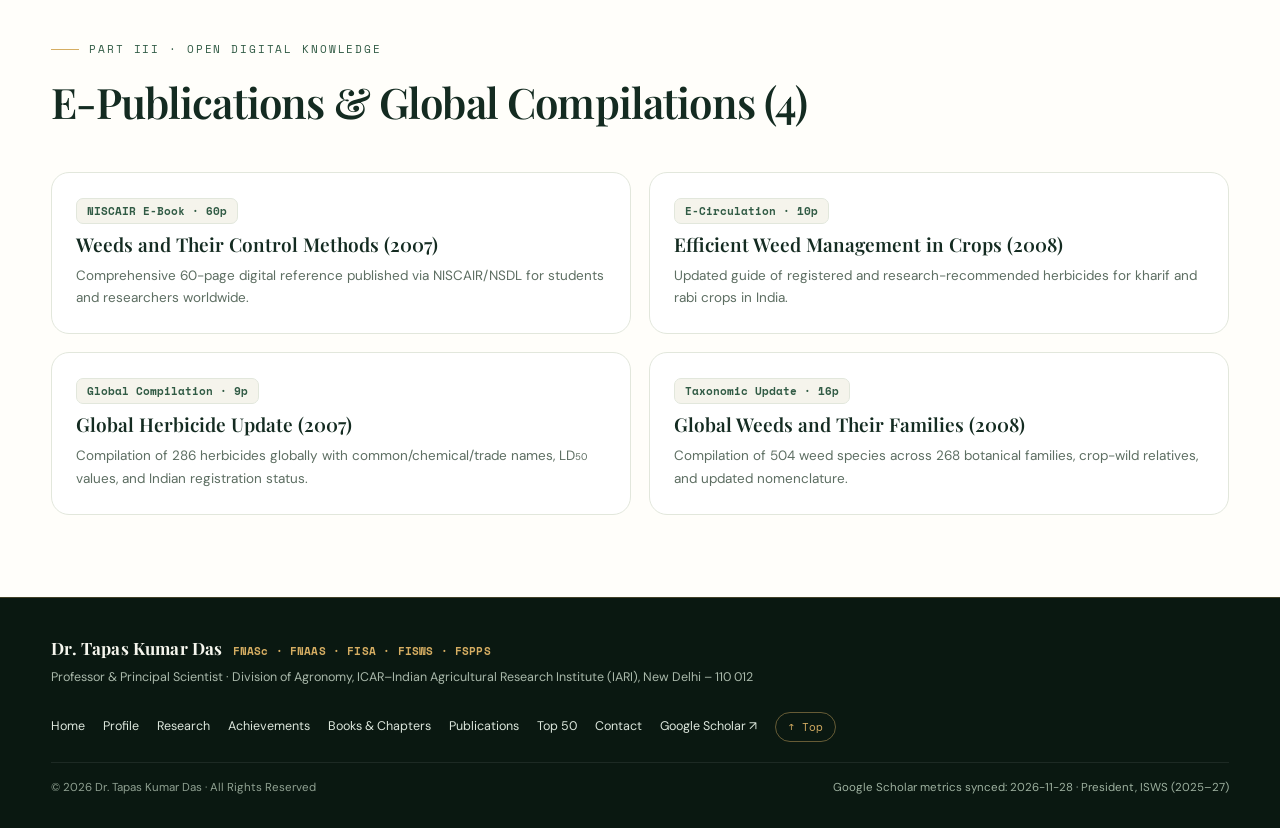
<file: books.html>
<!DOCTYPE html>
<html lang="en">
<head>
<meta charset="UTF-8">
<meta name="viewport" content="width=device-width, initial-scale=1.0">
<meta name="theme-color" content="#142b21">
<meta name="description" content="Complete list of 12 books/manuals and 89 book chapters authored and edited by Dr. Tapas Kumar Das.">
<title>Books & 89 Book Chapters | Dr. T.K. Das</title>
<link rel="preconnect" href="https://fonts.googleapis.com">
<link rel="preconnect" href="https://fonts.gstatic.com" crossorigin>
<link href="https://fonts.googleapis.com/css2?family=DM+Sans:wght@400;500;600;700&family=Playfair+Display:wght@500;600;700&family=Space+Mono:wght@400;700&display=swap" rel="stylesheet">
<link rel="stylesheet" href="assets/site.css">
</head>
<body>
<nav class="nav"><div class="wrap nav-inner">
  <a class="brand" href="index.html"><span class="brand-mark">TD</span><span>DR. T.K. DAS<small>AGRONOMY · ICAR-IARI</small></span></a>
  <button class="menu-btn" id="menuBtn" aria-label="Open navigation" aria-expanded="false">☰</button>
  <ul class="nav-links" id="navLinks">
  <li><a href="index.html">Home</a></li>
  <li><a href="about.html">Profile & Mentorship</a></li>
  <li><a href="research.html">Research & Projects</a></li>
  <li><a href="achievements.html">Achievements</a></li>
  <li><a href="books.html" class="active">Books & Chapters</a></li>
  <li><a href="publications.html">Publications</a></li>
  <li><a href="top50.html">Top 50</a></li>
  <li><a href="contact.html">Contact</a></li>
  </ul>
  <div class="theme-switcher" title="Switch Live Theme">
    <button class="theme-dot active" data-t="emerald" aria-label="Emerald Agron Theme"></button>
    <button class="theme-dot" data-t="royal" aria-label="Academic Royal Theme"></button>
    <button class="theme-dot" data-t="midnight" aria-label="Midnight Dark Theme"></button>
    <button class="theme-dot" data-t="terracotta" aria-label="Terracotta Harvest Theme"></button>
  </div>
</div></nav>

<header class="page-hero"><div class="wrap">
  <div class="eyebrow">Authored Textbooks · Manuals · Edited Volumes · 89 Chapters</div>
  <h1>Books, Manuals &amp; Book Chapters</h1>
  <p>12 authored/edited books and practical manuals, 89 peer-reviewed book chapters across Springer, CRC Press, Taylor &amp; Francis, Wiley, ICAR &amp; ISA, plus 4 e-publications.</p>
</div></header>

<section class="page-section">
  <div class="wrap">
    <div class="section-head">
      <div class="eyebrow">Part I · 12 Volumes</div>
      <h2>Books &amp; Practical / Training Manuals (12)</h2>
      <p>Filter by authored textbooks, edited compendia, or field practical manuals.</p>
    </div>
    <div class="filter-bar">
      <input type="search" id="bookSearch" class="search-input" placeholder="Search books by title, year, publisher, or ISBN…">
      <div class="pill-group">
        <button class="pill-btn active" data-book-filter="ALL">All (12)</button>
        <button class="pill-btn" data-book-filter="Authored Book">Authored Books (5)</button>
        <button class="pill-btn" data-book-filter="Edited Book">Edited Volumes (5)</button>
        <button class="pill-btn" data-book-filter="Manual">Practical Manuals (2)</button>
      </div>
    </div>
    <div class="research-grid" id="books-grid"></div>
  </div>
</section>

<section class="research page-section">
  <div class="wrap">
    <div class="section-head">
      <div class="eyebrow">Part II · Complete 89 Chapters</div>
      <h2>Book Chapters &amp; Invited Compendium Contributions (89)</h2>
      <p id="chapter-count-label">Loading all 89 book chapters…</p>
    </div>
    <div class="filter-bar">
      <input type="search" id="chapterSearch" class="search-input" placeholder="Search 89 chapters by topic (e.g., conservation agriculture, herbicide, organic, soil carbon, Springer, CRC)…">
      <div class="pill-group">
        <button class="pill-btn active" data-ch-year="ALL">All Years (89)</button>
        <button class="pill-btn" data-ch-year="2021+">2021–2026</button>
        <button class="pill-btn" data-ch-year="2015-2020">2015–2020</button>
        <button class="pill-btn" data-ch-year="Pre-2015">2007–2014</button>
      </div>
    </div>
    <div class="pub-list" id="chapters-grid" style="grid-template-columns:repeat(2,1fr)"></div>
  </div>
</section>

<section class="page-section">
  <div class="wrap">
    <div class="section-head">
      <div class="eyebrow">Part III · Open Digital Knowledge</div>
      <h2>E-Publications &amp; Global Compilations (4)</h2>
    </div>
    <div class="research-grid" style="grid-template-columns:repeat(2,1fr)">
      <div class="book-card"><span class="badge-tag">NISCAIR E-Book · 60p</span><h3 style="margin-top:8px">Weeds and Their Control Methods (2007)</h3><p>Comprehensive 60-page digital reference published via NISCAIR/NSDL for students and researchers worldwide.</p></div>
      <div class="book-card"><span class="badge-tag">E-Circulation · 10p</span><h3 style="margin-top:8px">Efficient Weed Management in Crops (2008)</h3><p>Updated guide of registered and research-recommended herbicides for kharif and rabi crops in India.</p></div>
      <div class="book-card"><span class="badge-tag">Global Compilation · 9p</span><h3 style="margin-top:8px">Global Herbicide Update (2007)</h3><p>Compilation of 286 herbicides globally with common/chemical/trade names, LD<sub>50</sub> values, and Indian registration status.</p></div>
      <div class="book-card"><span class="badge-tag">Taxonomic Update · 16p</span><h3 style="margin-top:8px">Global Weeds and Their Families (2008)</h3><p>Compilation of 504 weed species across 268 botanical families, crop-wild relatives, and updated nomenclature.</p></div>
    </div>
  </div>
</section>


<footer class="footer">
  <div class="wrap footer-inner">
    <div><strong>Dr. Tapas Kumar Das</strong> · Professor &amp; Principal Scientist, Division of Agronomy, ICAR–IARI, New Delhi</div>
    <div>
      <a href="about.html">Profile</a> ·
      <a href="books.html">Books &amp; Chapters</a> ·
      <a href="publications.html">Publications</a> ·
      <a href="top50.html">Top 50</a> ·
      <a href="contact.html">Contact</a>
    </div>
  </div>
  <div class="wrap update-note" id="dataUpdated">Google Scholar &amp; Complete Academic CV Archive · Updated 2026.</div>
</footer>
<script src="assets/biodata_archive.js"></script>
<script src="assets/site.js"></script>
</body>
</html>
</file>
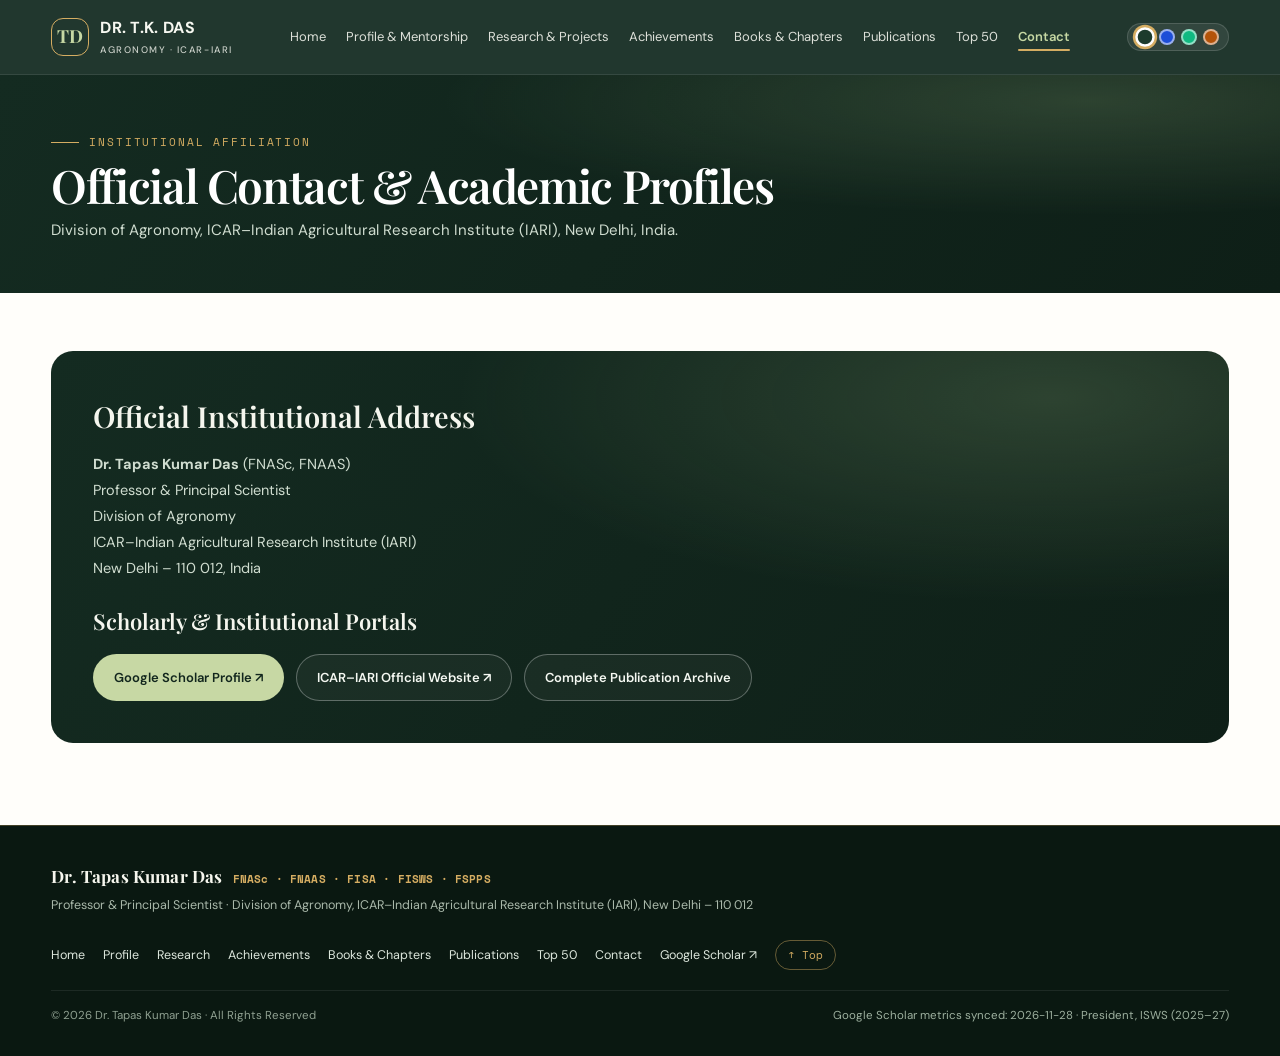
<file: contact.html>
<!DOCTYPE html>
<html lang="en">
<head>
<meta charset="UTF-8">
<meta name="viewport" content="width=device-width, initial-scale=1.0">
<meta name="theme-color" content="#142b21">
<meta name="description" content="Official institutional address and Google Scholar profile of Dr. Tapas Kumar Das, ICAR-IARI, New Delhi.">
<title>Contact | Dr. T.K. Das</title>
<link rel="preconnect" href="https://fonts.googleapis.com">
<link rel="preconnect" href="https://fonts.gstatic.com" crossorigin>
<link href="https://fonts.googleapis.com/css2?family=DM+Sans:wght@400;500;600;700&family=Playfair+Display:wght@500;600;700&family=Space+Mono:wght@400;700&display=swap" rel="stylesheet">
<link rel="stylesheet" href="assets/site.css">
</head>
<body>
<nav class="nav"><div class="wrap nav-inner">
  <a class="brand" href="index.html"><span class="brand-mark">TD</span><span>DR. T.K. DAS<small>AGRONOMY · ICAR-IARI</small></span></a>
  <button class="menu-btn" id="menuBtn" aria-label="Open navigation" aria-expanded="false">☰</button>
  <ul class="nav-links" id="navLinks">
  <li><a href="index.html">Home</a></li>
  <li><a href="about.html">Profile & Mentorship</a></li>
  <li><a href="research.html">Research & Projects</a></li>
  <li><a href="achievements.html">Achievements</a></li>
  <li><a href="books.html">Books & Chapters</a></li>
  <li><a href="publications.html">Publications</a></li>
  <li><a href="top50.html">Top 50</a></li>
  <li><a href="contact.html" class="active">Contact</a></li>
  </ul>
  <div class="theme-switcher" title="Switch Live Theme">
    <button class="theme-dot active" data-t="emerald" aria-label="Emerald Agron Theme"></button>
    <button class="theme-dot" data-t="royal" aria-label="Academic Royal Theme"></button>
    <button class="theme-dot" data-t="midnight" aria-label="Midnight Dark Theme"></button>
    <button class="theme-dot" data-t="terracotta" aria-label="Terracotta Harvest Theme"></button>
  </div>
</div></nav>

<header class="page-hero"><div class="wrap">
  <div class="eyebrow">Institutional Affiliation</div>
  <h1>Official Contact &amp; Academic Profiles</h1>
  <p>Division of Agronomy, ICAR–Indian Agricultural Research Institute (IARI), New Delhi, India.</p>
</div></header>
<section class="page-section">
  <div class="wrap">
    <div class="contact-box" style="flex-direction:column;align-items:flex-start;gap:22px">
      <div>
        <h2>Official Institutional Address</h2>
        <p style="margin-top:10px;line-height:1.8">
          <strong>Dr. Tapas Kumar Das</strong> (FNASc, FNAAS)<br>
          Professor &amp; Principal Scientist<br>
          Division of Agronomy<br>
          ICAR–Indian Agricultural Research Institute (IARI)<br>
          New Delhi – 110 012, India
        </p>
      </div>
      <div>
        <h2 style="font-size:22px">Scholarly &amp; Institutional Portals</h2>
        <div class="actions" style="margin-top:14px">
          <a class="btn btn-primary" href="https://scholar.google.co.in/citations?user=wfz2In0AAAAJ" target="_blank" rel="noopener">Google Scholar Profile ↗</a>
          <a class="btn btn-outline" href="https://www.iari.res.in/sci_db/sci_details.php?scid=Y1FTUjY3YjVFSG84YjNOZWluSVlmUT09" target="_blank" rel="noopener">ICAR–IARI Official Website ↗</a>
          <a class="btn btn-outline" href="publications.html">Complete Publication Archive</a>
        </div>
      </div>
    </div>
  </div>
</section>


<footer class="footer">
  <div class="wrap footer-inner">
    <div><strong>Dr. Tapas Kumar Das</strong> · Professor &amp; Principal Scientist, Division of Agronomy, ICAR–IARI, New Delhi</div>
    <div>
      <a href="about.html">Profile</a> ·
      <a href="books.html">Books &amp; Chapters</a> ·
      <a href="publications.html">Publications</a> ·
      <a href="top50.html">Top 50</a> ·
      <a href="contact.html">Contact</a>
    </div>
  </div>
  <div class="wrap update-note" id="dataUpdated">Google Scholar &amp; Complete Academic CV Archive · Updated 2026.</div>
</footer>
<script src="assets/site.js"></script>
</body>
</html>
</file>
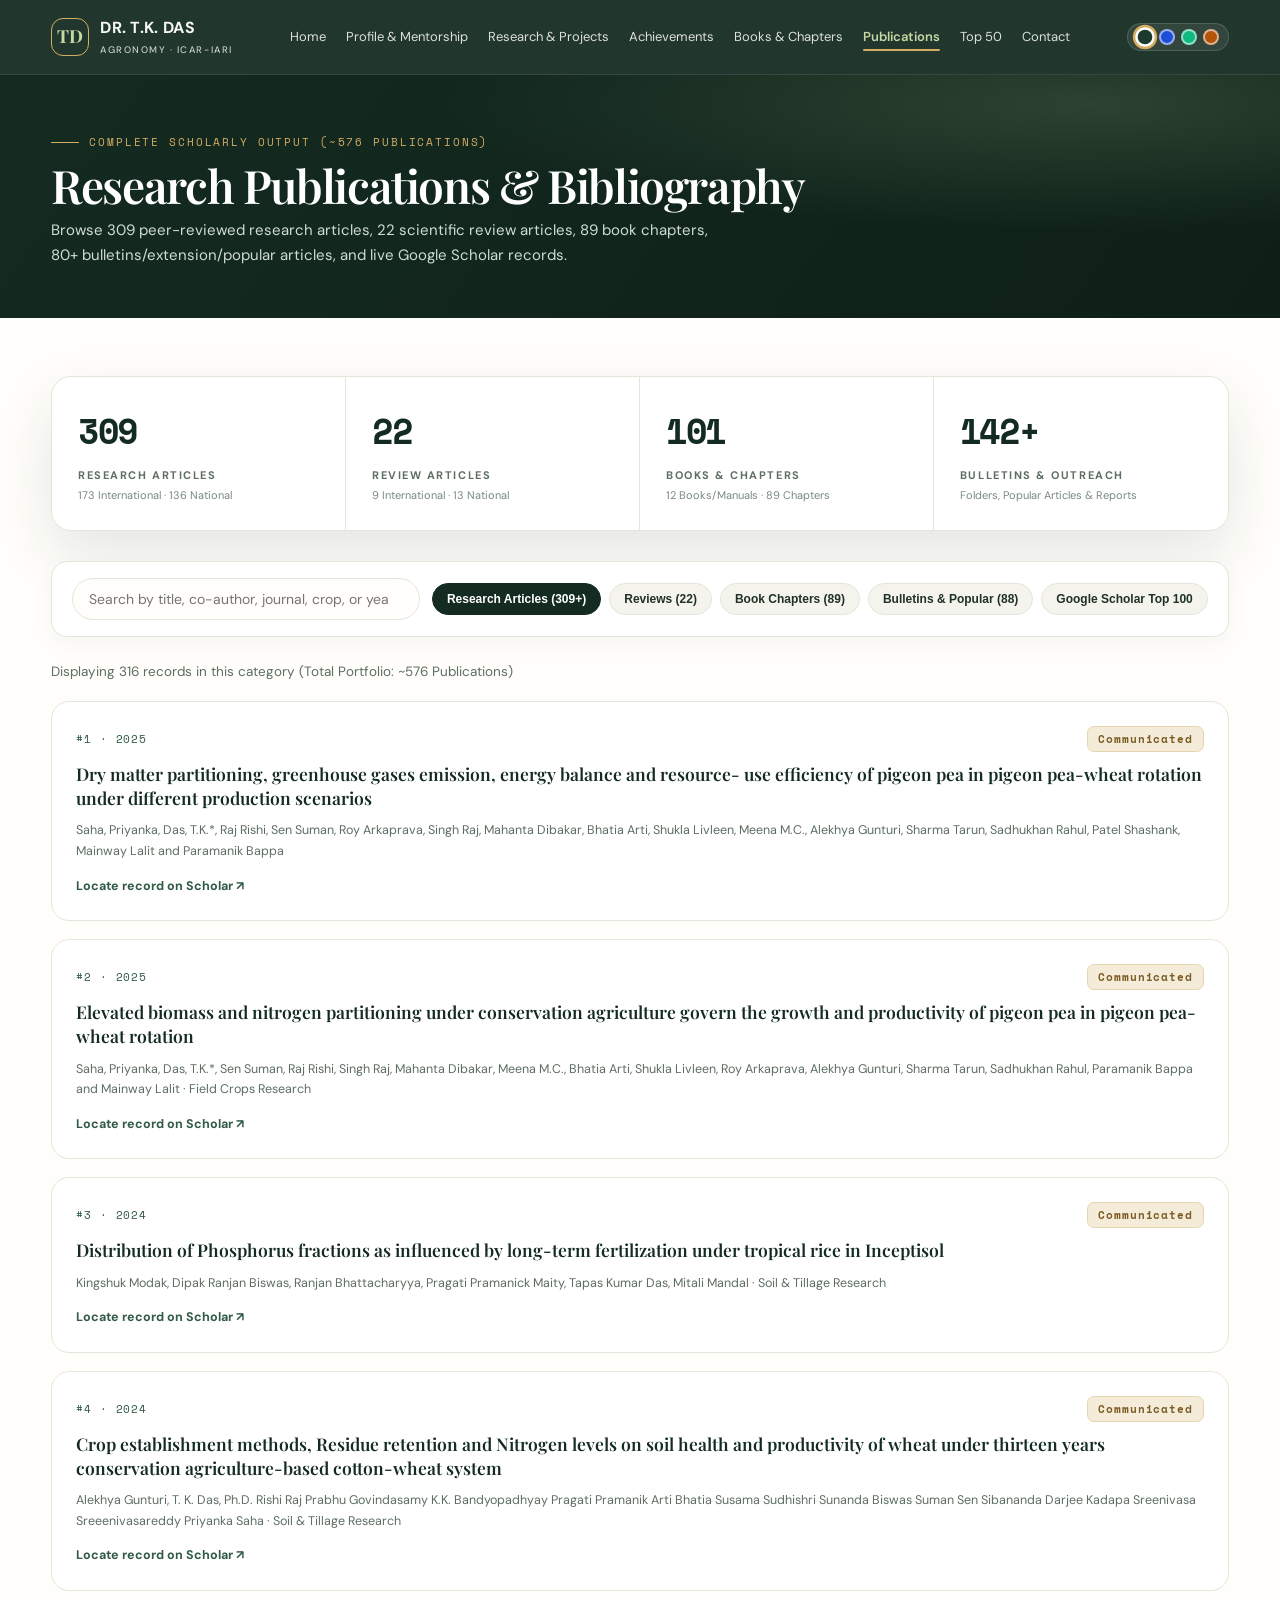
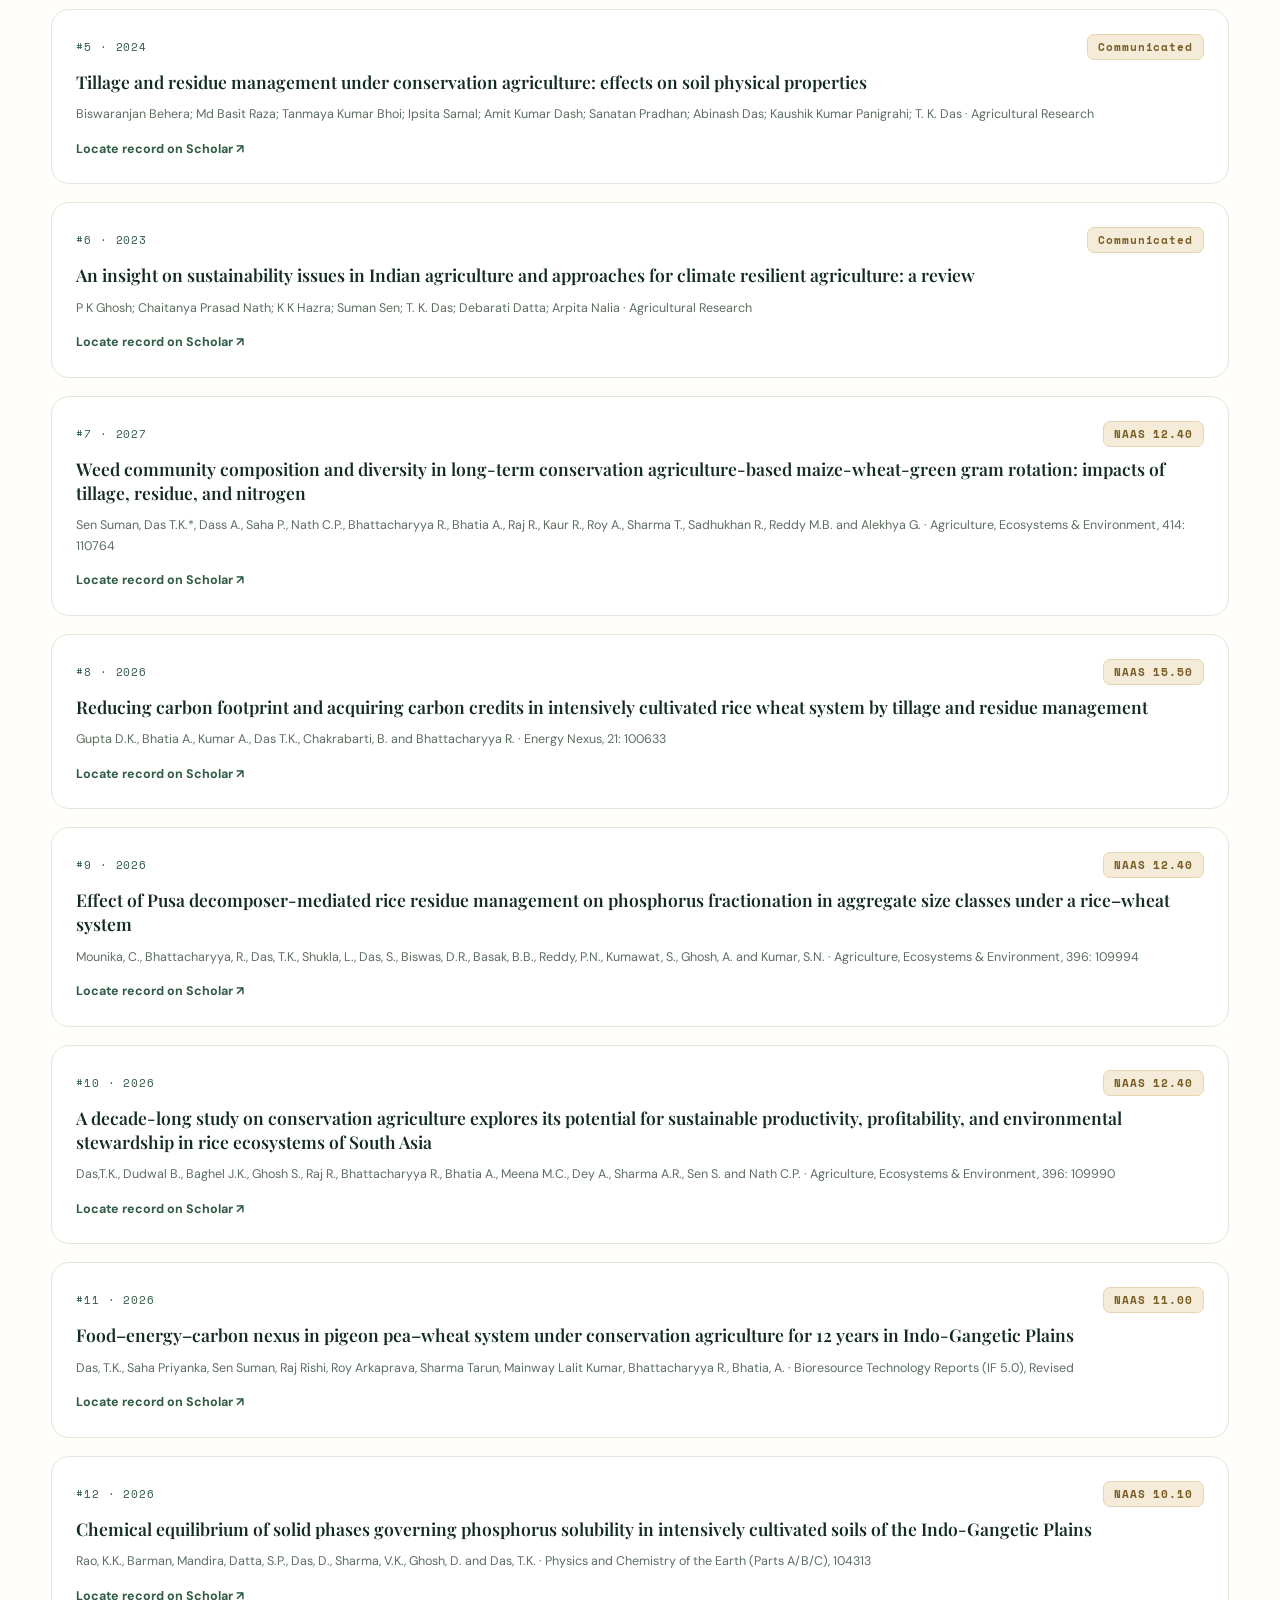
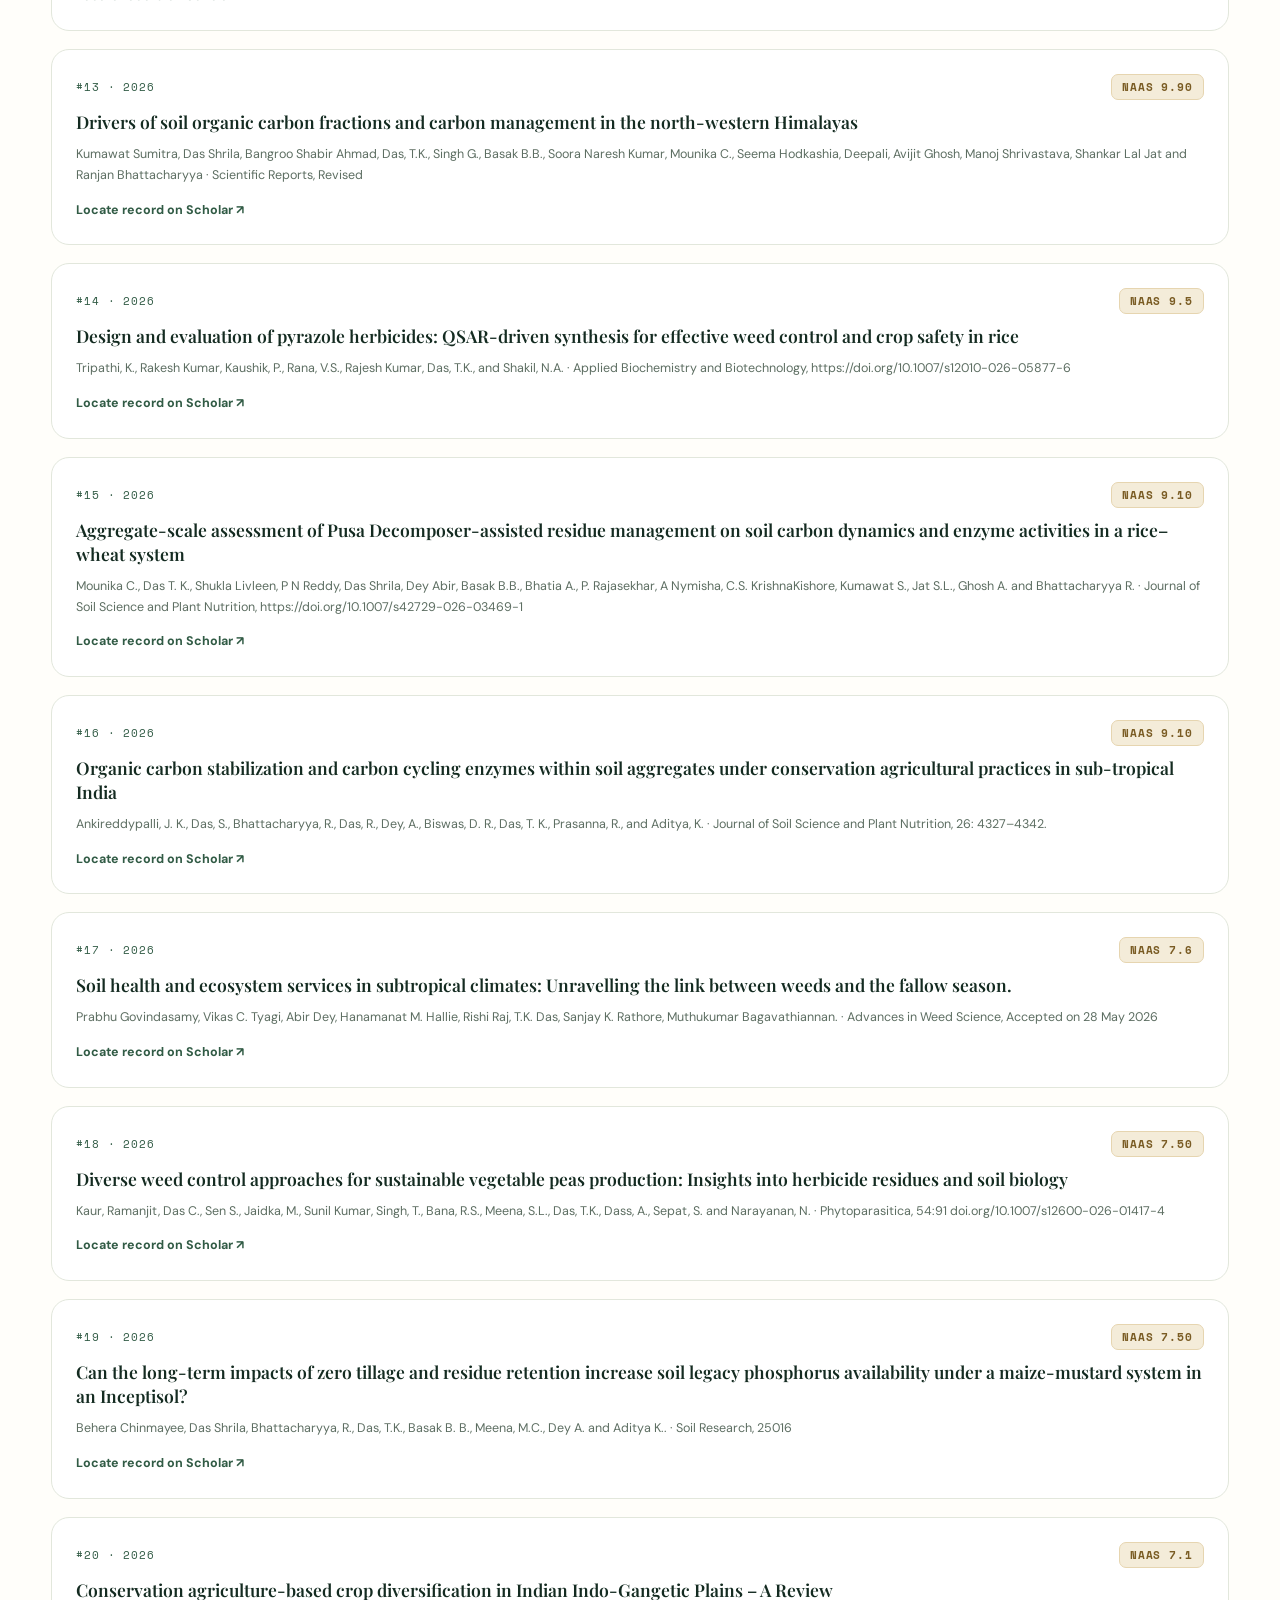
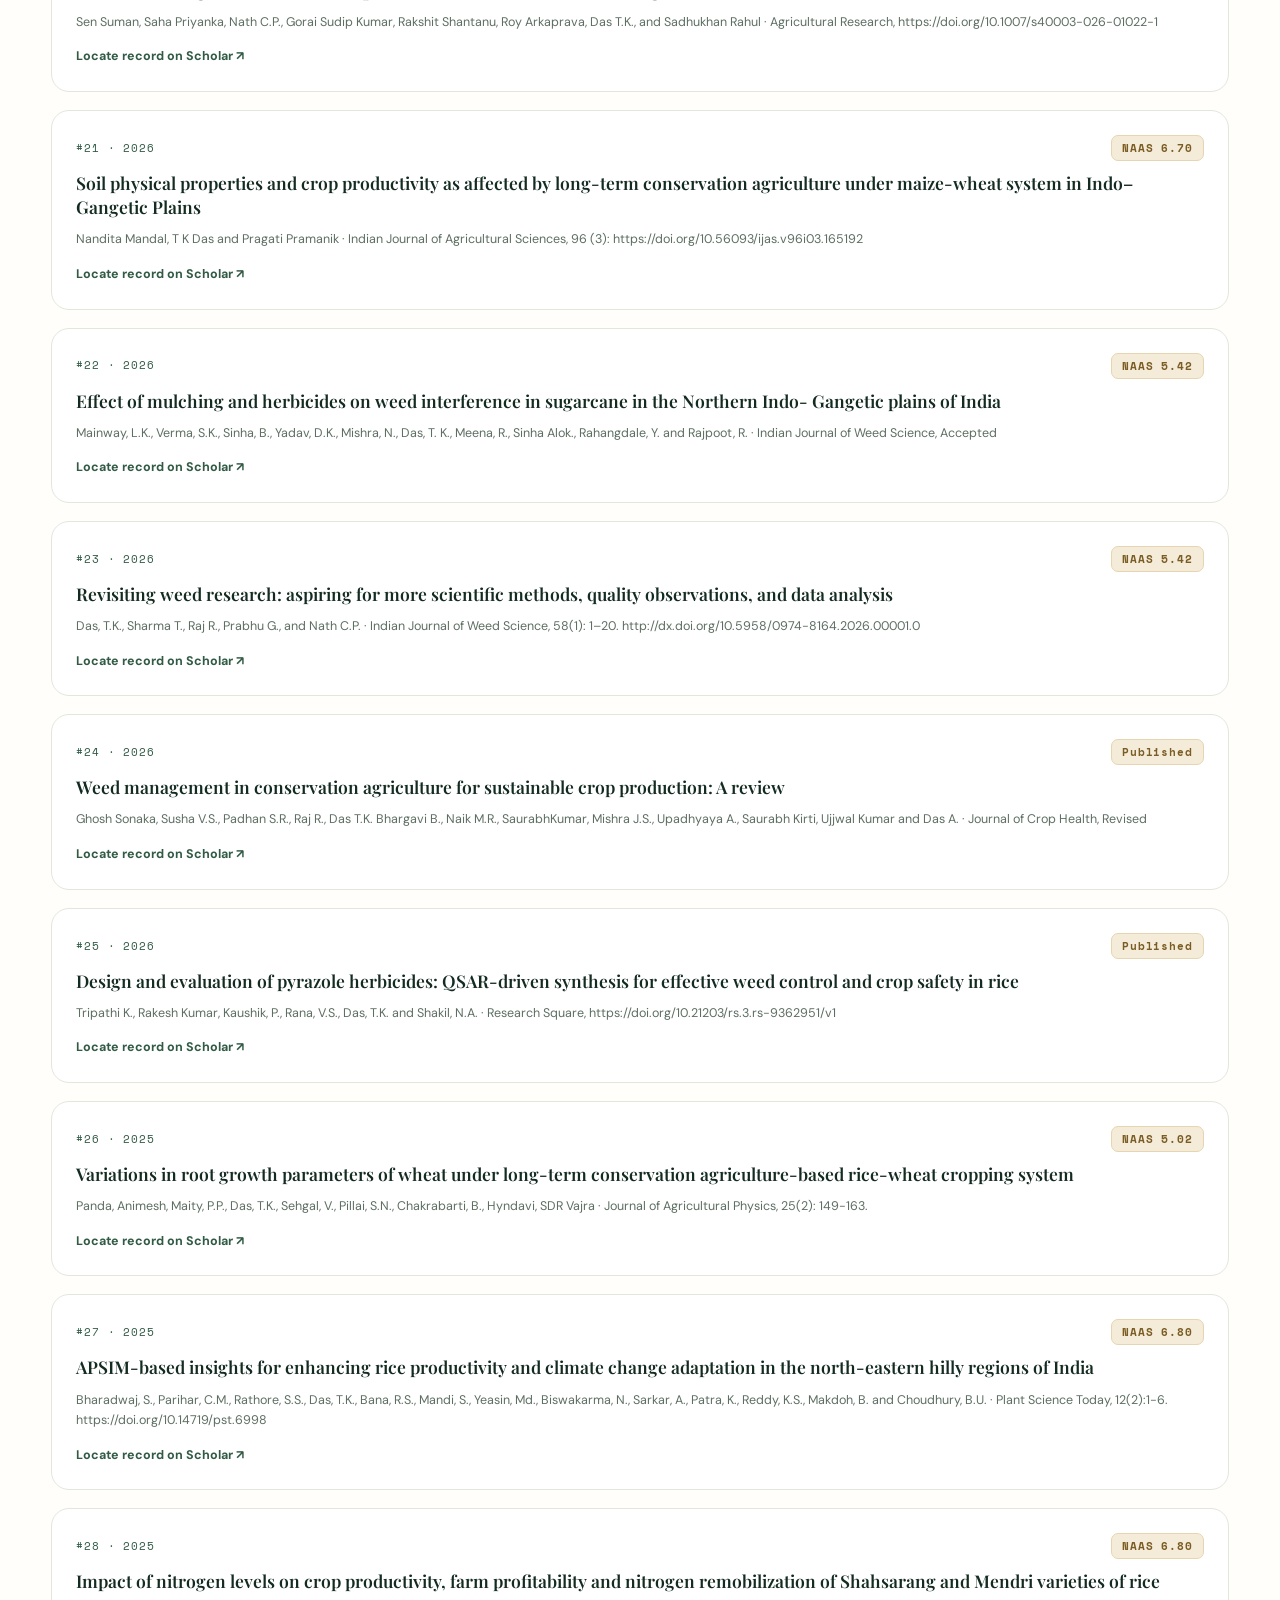
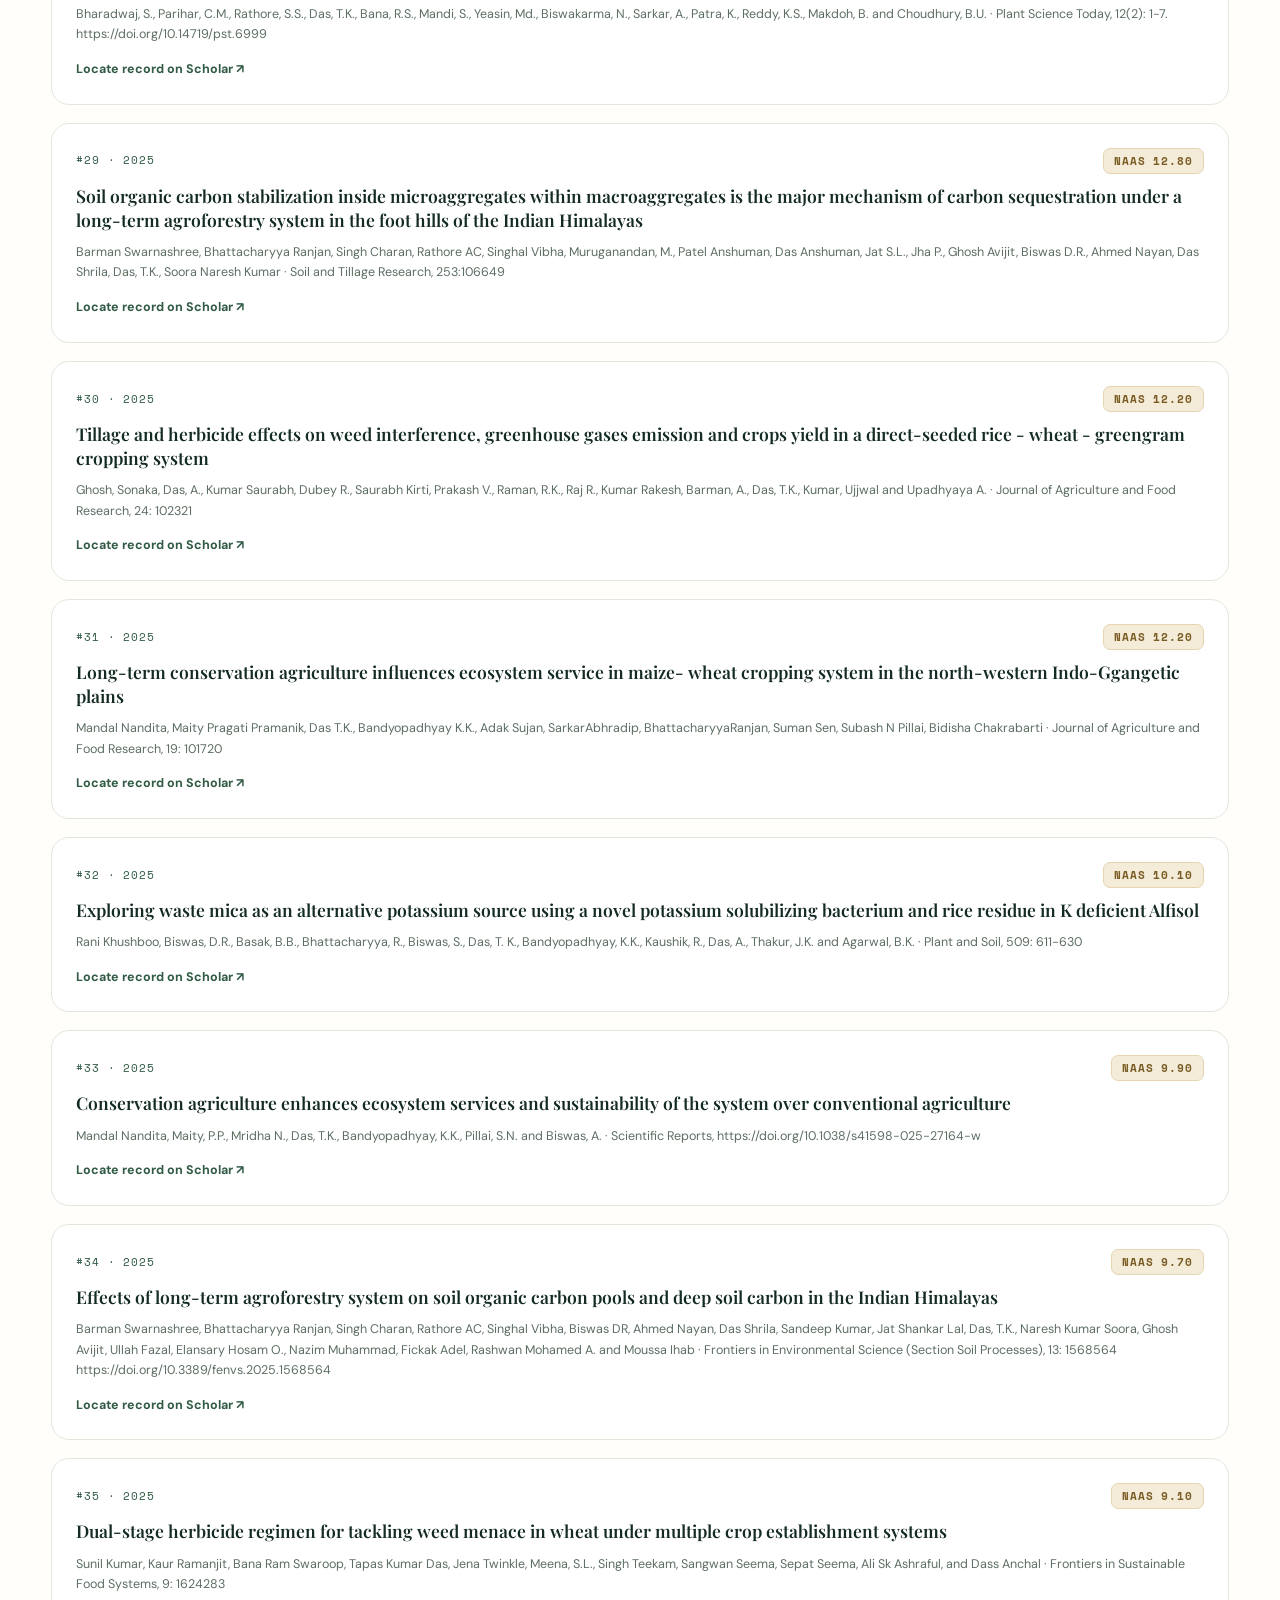
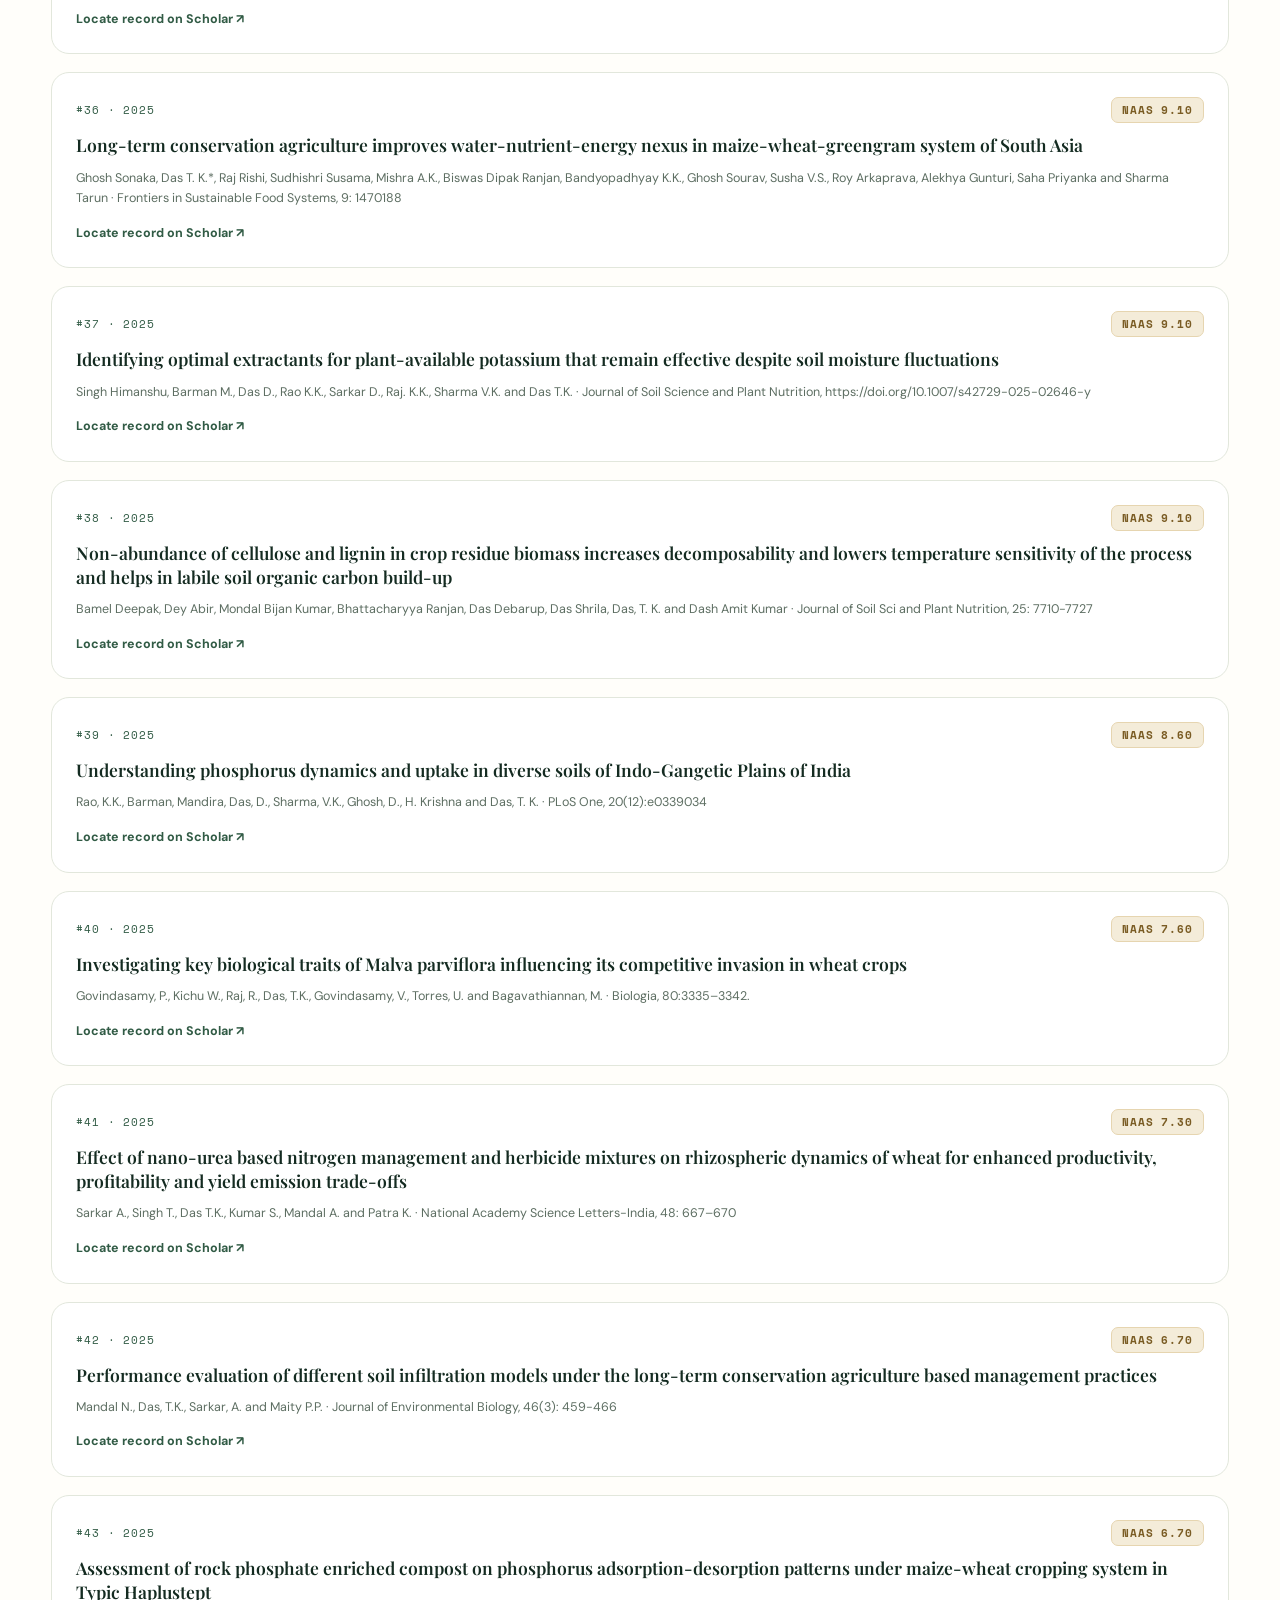
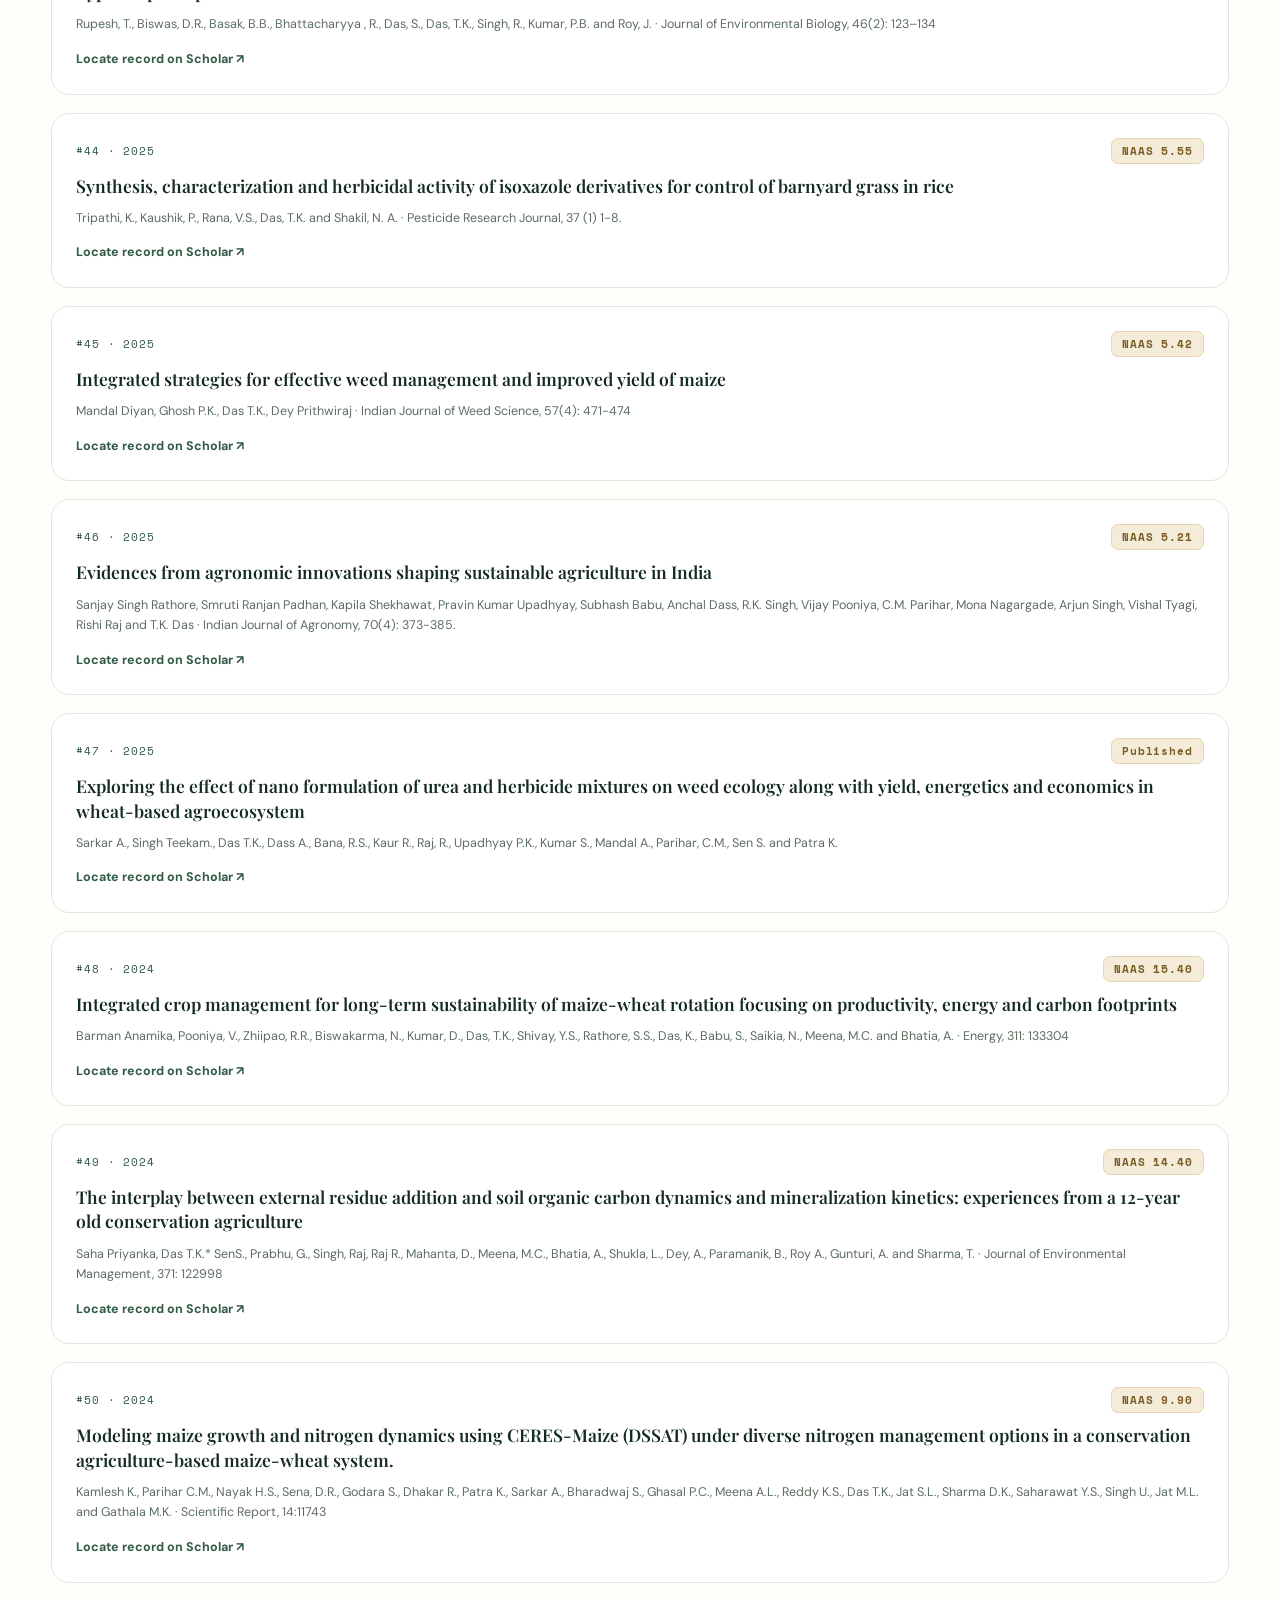
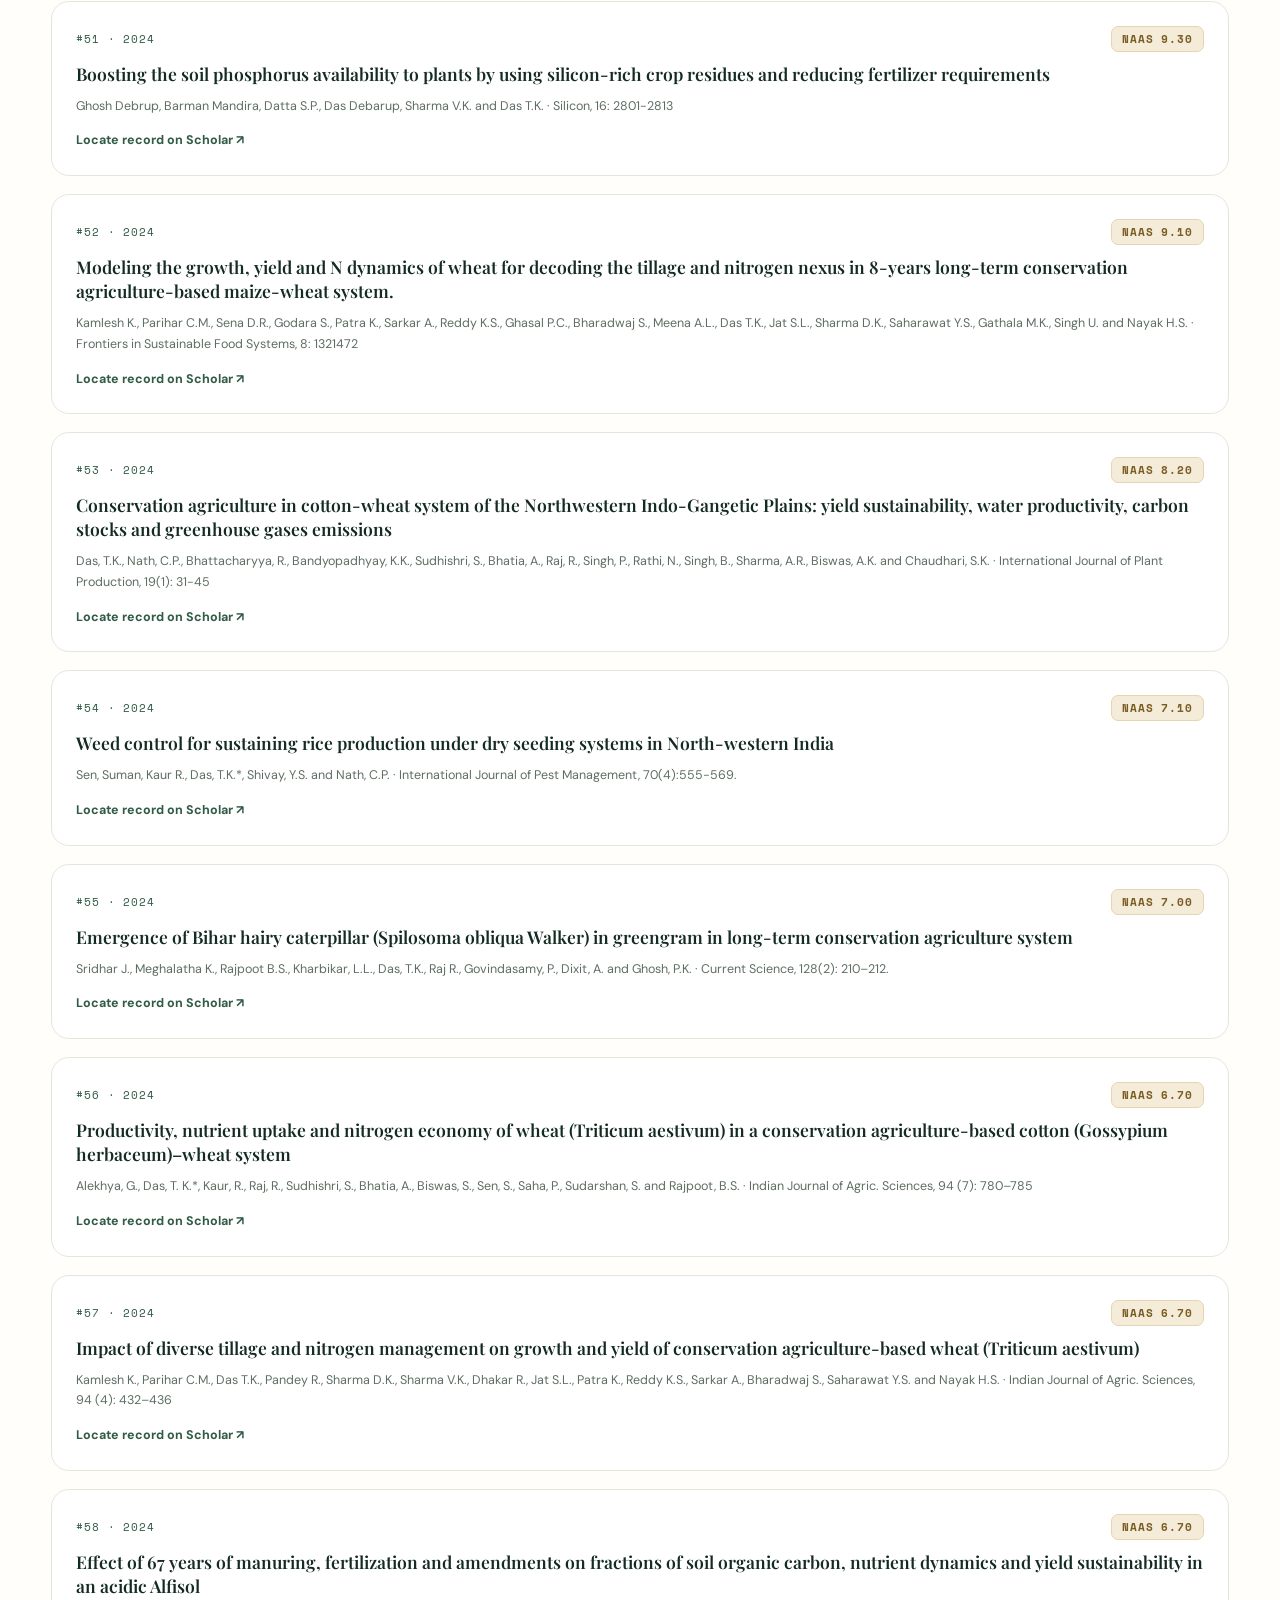
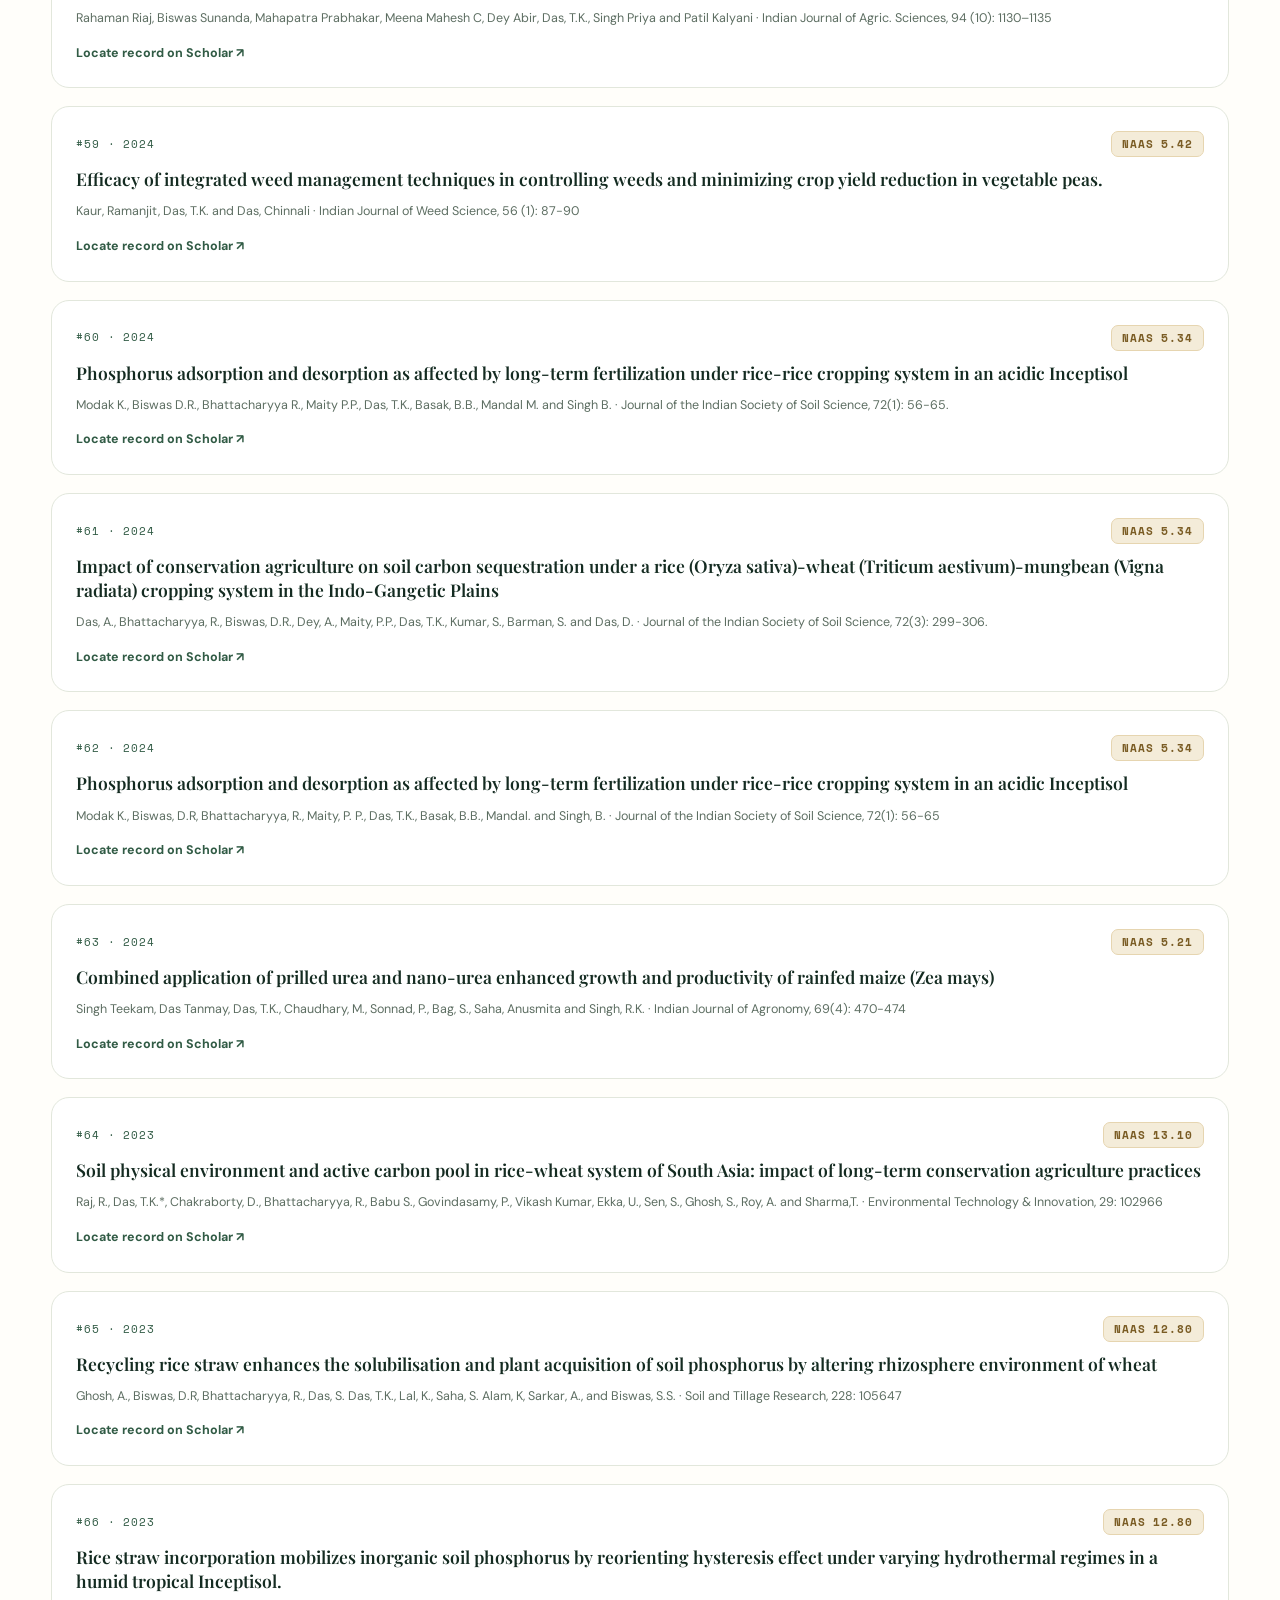
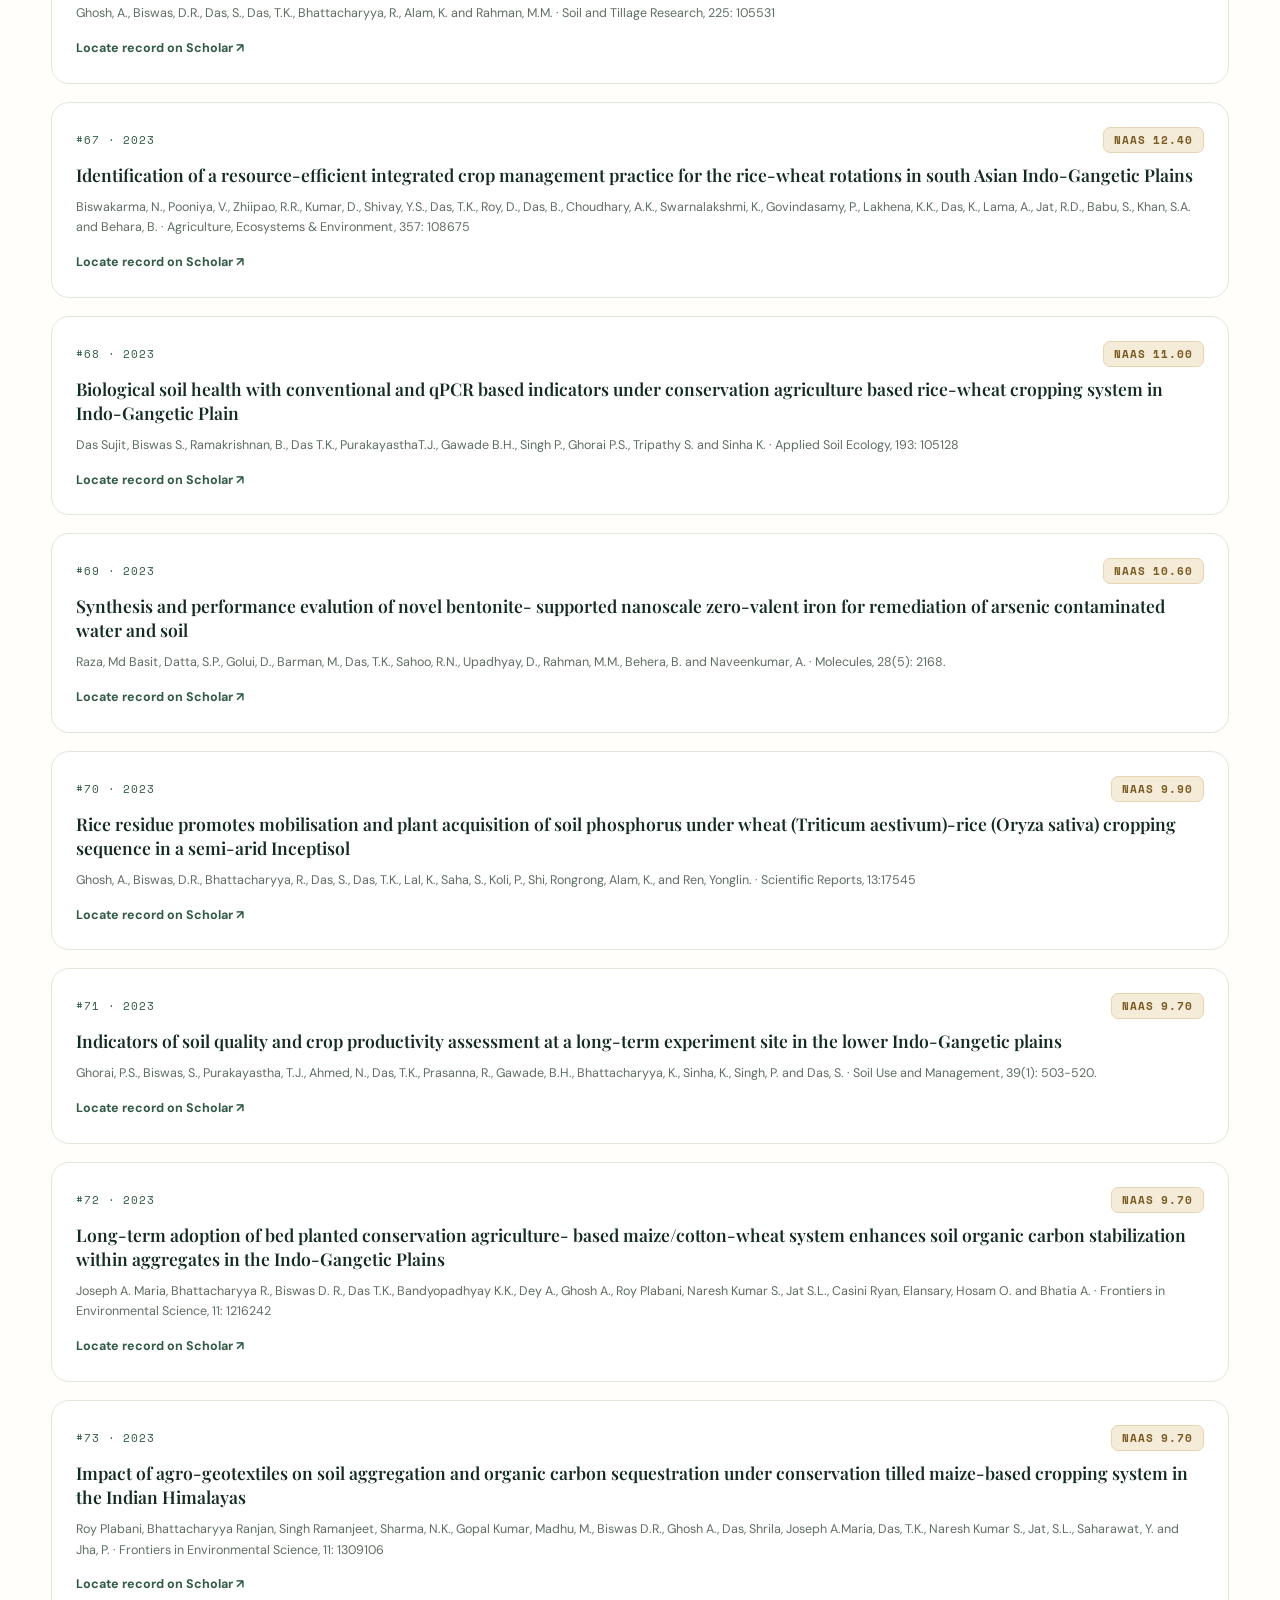
<file: publications.html>
<!DOCTYPE html>
<html lang="en">
<head>
<meta charset="UTF-8">
<meta name="viewport" content="width=device-width, initial-scale=1.0">
<meta name="theme-color" content="#142b21">
<meta name="description" content="Complete bibliography of Dr. Tapas Kumar Das: 309 research articles, 22 review papers, 89 book chapters, and extension literature.">
<title>Publications (~576 Records) | Dr. T.K. Das</title>
<link rel="preconnect" href="https://fonts.googleapis.com">
<link rel="preconnect" href="https://fonts.gstatic.com" crossorigin>
<link href="https://fonts.googleapis.com/css2?family=DM+Sans:wght@400;500;600;700&family=Playfair+Display:wght@500;600;700&family=Space+Mono:wght@400;700&display=swap" rel="stylesheet">
<link rel="stylesheet" href="assets/site.css">
</head>
<body>
<nav class="nav"><div class="wrap nav-inner">
  <a class="brand" href="index.html"><span class="brand-mark">TD</span><span>DR. T.K. DAS<small>AGRONOMY · ICAR-IARI</small></span></a>
  <button class="menu-btn" id="menuBtn" aria-label="Open navigation" aria-expanded="false">☰</button>
  <ul class="nav-links" id="navLinks">
  <li><a href="index.html">Home</a></li>
  <li><a href="about.html">Profile & Mentorship</a></li>
  <li><a href="research.html">Research & Projects</a></li>
  <li><a href="achievements.html">Achievements</a></li>
  <li><a href="books.html">Books & Chapters</a></li>
  <li><a href="publications.html" class="active">Publications</a></li>
  <li><a href="top50.html">Top 50</a></li>
  <li><a href="contact.html">Contact</a></li>
  </ul>
  <div class="theme-switcher" title="Switch Live Theme">
    <button class="theme-dot active" data-t="emerald" aria-label="Emerald Agron Theme"></button>
    <button class="theme-dot" data-t="royal" aria-label="Academic Royal Theme"></button>
    <button class="theme-dot" data-t="midnight" aria-label="Midnight Dark Theme"></button>
    <button class="theme-dot" data-t="terracotta" aria-label="Terracotta Harvest Theme"></button>
  </div>
</div></nav>

<header class="page-hero"><div class="wrap">
  <div class="eyebrow">Complete Scholarly Output (~576 Publications)</div>
  <h1>Research Publications &amp; Bibliography</h1>
  <p>Browse 309 peer-reviewed research articles, 22 scientific review articles, 89 book chapters, 80+ bulletins/extension/popular articles, and live Google Scholar records.</p>
</div></header>

<section class="page-section">
  <div class="wrap">
    <div class="metric-grid" style="margin-bottom:30px">
      <div class="metric"><div class="metric-num">309</div><div class="metric-label">Research Articles</div><div class="metric-note">173 International · 136 National</div></div>
      <div class="metric"><div class="metric-num">22</div><div class="metric-label">Review Articles</div><div class="metric-note">9 International · 13 National</div></div>
      <div class="metric"><div class="metric-num">101</div><div class="metric-label">Books &amp; Chapters</div><div class="metric-note">12 Books/Manuals · 89 Chapters</div></div>
      <div class="metric"><div class="metric-num">142+</div><div class="metric-label">Bulletins &amp; Outreach</div><div class="metric-note">Folders, Popular Articles &amp; Reports</div></div>
    </div>

    <div class="filter-bar">
      <input type="search" id="pubSearch" class="search-input" placeholder="Search by title, co-author, journal, crop, or year…">
      <div class="pill-group">
        <button class="pill-btn active" data-pub-tab="research">Research Articles (309+)</button>
        <button class="pill-btn" data-pub-tab="reviews">Reviews (22)</button>
        <button class="pill-btn" data-pub-tab="chapters">Book Chapters (89)</button>
        <button class="pill-btn" data-pub-tab="extension">Bulletins &amp; Popular (88)</button>
        <button class="pill-btn" data-pub-tab="scholar">Google Scholar Top 100</button>
      </div>
    </div>

    <p id="pub-status" style="color:var(--muted);font-size:13.5px;margin-bottom:18px">Loading complete bibliography…</p>
    <div class="pub-list" id="all-pubs-container" style="grid-template-columns:1fr"></div>
  </div>
</section>


<footer class="footer">
  <div class="wrap footer-inner">
    <div><strong>Dr. Tapas Kumar Das</strong> · Professor &amp; Principal Scientist, Division of Agronomy, ICAR–IARI, New Delhi</div>
    <div>
      <a href="about.html">Profile</a> ·
      <a href="books.html">Books &amp; Chapters</a> ·
      <a href="publications.html">Publications</a> ·
      <a href="top50.html">Top 50</a> ·
      <a href="contact.html">Contact</a>
    </div>
  </div>
  <div class="wrap update-note" id="dataUpdated">Google Scholar &amp; Complete Academic CV Archive · Updated 2026.</div>
</footer>
<script src="assets/biodata_archive.js"></script>
<script src="assets/site.js"></script>
</body>
</html>
</file>
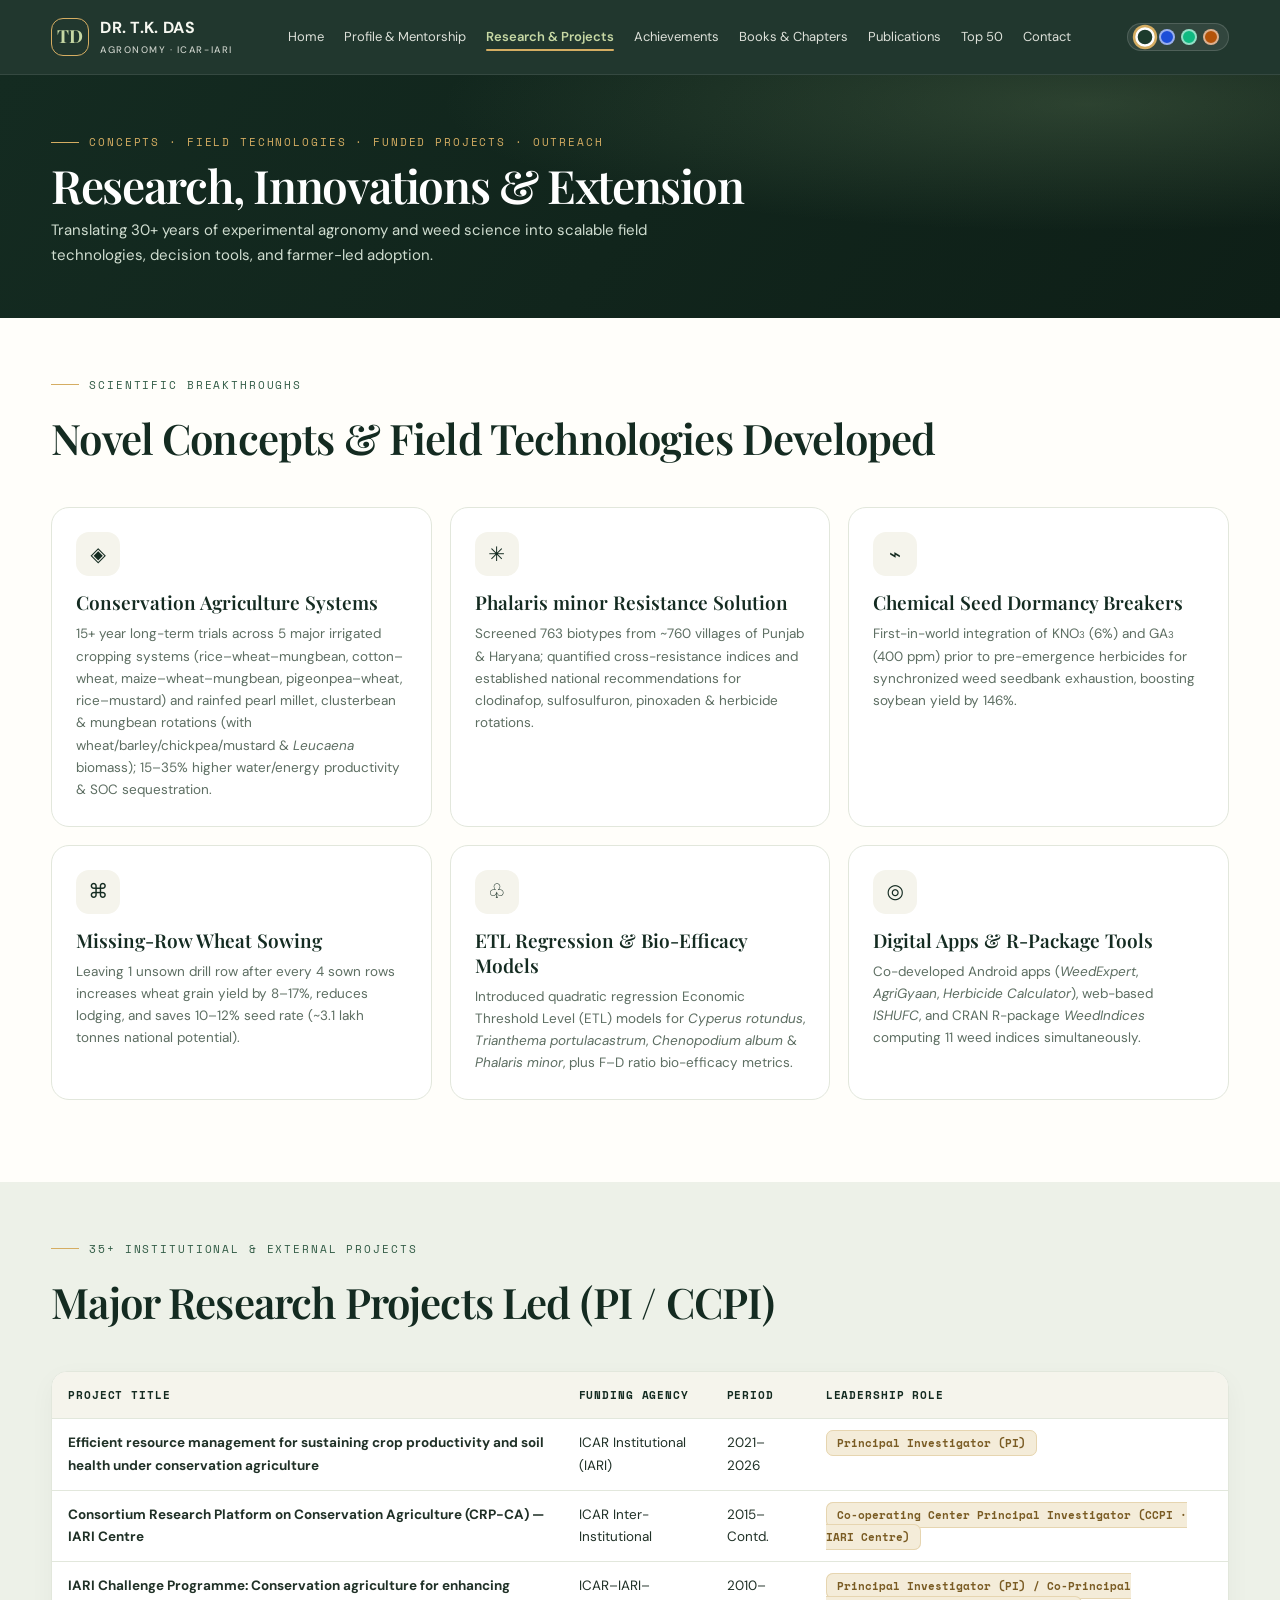
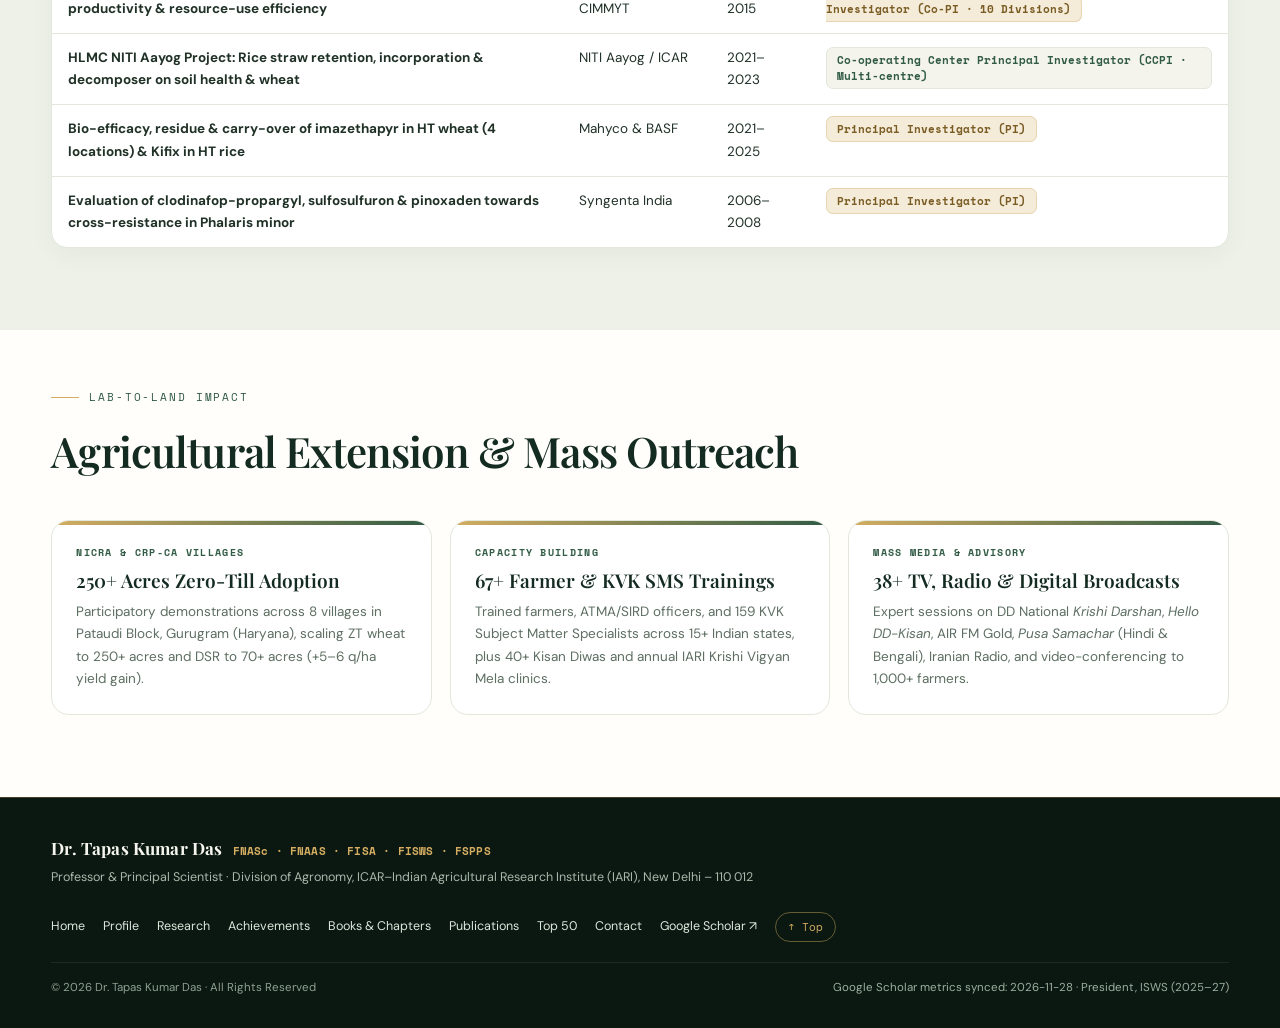
<file: research.html>
<!DOCTYPE html>
<html lang="en">
<head>
<meta charset="UTF-8">
<meta name="viewport" content="width=device-width, initial-scale=1.0">
<meta name="theme-color" content="#142b21">
<meta name="description" content="Research breakthroughs, Conservation Agriculture trials, funded projects, and extension outreach of Dr. Tapas Kumar Das.">
<title>Research & Projects | Dr. T.K. Das</title>
<link rel="preconnect" href="https://fonts.googleapis.com">
<link rel="preconnect" href="https://fonts.gstatic.com" crossorigin>
<link href="https://fonts.googleapis.com/css2?family=DM+Sans:wght@400;500;600;700&family=Playfair+Display:wght@500;600;700&family=Space+Mono:wght@400;700&display=swap" rel="stylesheet">
<link rel="stylesheet" href="assets/site.css">
</head>
<body>
<nav class="nav"><div class="wrap nav-inner">
  <a class="brand" href="index.html"><span class="brand-mark">TD</span><span>DR. T.K. DAS<small>AGRONOMY · ICAR-IARI</small></span></a>
  <button class="menu-btn" id="menuBtn" aria-label="Open navigation" aria-expanded="false">☰</button>
  <ul class="nav-links" id="navLinks">
  <li><a href="index.html">Home</a></li>
  <li><a href="about.html">Profile & Mentorship</a></li>
  <li><a href="research.html" class="active">Research & Projects</a></li>
  <li><a href="achievements.html">Achievements</a></li>
  <li><a href="books.html">Books & Chapters</a></li>
  <li><a href="publications.html">Publications</a></li>
  <li><a href="top50.html">Top 50</a></li>
  <li><a href="contact.html">Contact</a></li>
  </ul>
  <div class="theme-switcher" title="Switch Live Theme">
    <button class="theme-dot active" data-t="emerald" aria-label="Emerald Agron Theme"></button>
    <button class="theme-dot" data-t="royal" aria-label="Academic Royal Theme"></button>
    <button class="theme-dot" data-t="midnight" aria-label="Midnight Dark Theme"></button>
    <button class="theme-dot" data-t="terracotta" aria-label="Terracotta Harvest Theme"></button>
  </div>
</div></nav>

<header class="page-hero"><div class="wrap">
  <div class="eyebrow">Concepts · Field Technologies · Funded Projects · Outreach</div>
  <h1>Research, Innovations &amp; Extension</h1>
  <p>Translating 30+ years of experimental agronomy and weed science into scalable field technologies, decision tools, and farmer-led adoption.</p>
</div></header>

<section class="page-section">
  <div class="wrap">
    <div class="section-head">
      <div class="eyebrow">Scientific Breakthroughs</div>
      <h2>Novel Concepts &amp; Field Technologies Developed</h2>
    </div>
    <div class="research-grid">
      <div class="research-card"><div class="research-icon">◈</div><h3>Conservation Agriculture Systems</h3><p>15+ year long-term trials across 5 major irrigated cropping systems (rice–wheat–mungbean, cotton–wheat, maize–wheat–mungbean, pigeonpea–wheat, rice–mustard) and rainfed pearl millet, clusterbean &amp; mungbean rotations (with wheat/barley/chickpea/mustard &amp; <em>Leucaena</em> biomass); 15–35% higher water/energy productivity &amp; SOC sequestration.</p></div>
      <div class="research-card"><div class="research-icon">✳</div><h3>Phalaris minor Resistance Solution</h3><p>Screened 763 biotypes from ~760 villages of Punjab &amp; Haryana; quantified cross-resistance indices and established national recommendations for clodinafop, sulfosulfuron, pinoxaden &amp; herbicide rotations.</p></div>
      <div class="research-card"><div class="research-icon">⌁</div><h3>Chemical Seed Dormancy Breakers</h3><p>First-in-world integration of KNO<sub>3</sub> (6%) and GA<sub>3</sub> (400 ppm) prior to pre-emergence herbicides for synchronized weed seedbank exhaustion, boosting soybean yield by 146%.</p></div>
      <div class="research-card"><div class="research-icon">⌘</div><h3>Missing-Row Wheat Sowing</h3><p>Leaving 1 unsown drill row after every 4 sown rows increases wheat grain yield by 8–17%, reduces lodging, and saves 10–12% seed rate (~3.1 lakh tonnes national potential).</p></div>
      <div class="research-card"><div class="research-icon">♧</div><h3>ETL Regression &amp; Bio-Efficacy Models</h3><p>Introduced quadratic regression Economic Threshold Level (ETL) models for <em>Cyperus rotundus</em>, <em>Trianthema portulacastrum</em>, <em>Chenopodium album</em> &amp; <em>Phalaris minor</em>, plus F–D ratio bio-efficacy metrics.</p></div>
      <div class="research-card"><div class="research-icon">◎</div><h3>Digital Apps &amp; R-Package Tools</h3><p>Co-developed Android apps (<em>WeedExpert</em>, <em>AgriGyaan</em>, <em>Herbicide Calculator</em>), web-based <em>ISHUFC</em>, and CRAN R-package <em>WeedIndices</em> computing 11 weed indices simultaneously.</p></div>
    </div>
  </div>
</section>

<section class="research page-section">
  <div class="wrap">
    <div class="section-head">
      <div class="eyebrow">35+ Institutional &amp; External Projects</div>
      <h2>Major Research Projects Led (PI / CCPI)</h2>
    </div>
    <div class="table-wrap">
      <table class="data-table">
        <thead><tr><th>Project Title</th><th>Funding Agency</th><th>Period</th><th>Leadership Role</th></tr></thead>
        <tbody>
          <tr><td><strong>Efficient resource management for sustaining crop productivity and soil health under conservation agriculture</strong></td><td>ICAR Institutional (IARI)</td><td>2021–2026</td><td><span class="naas-pill">Principal Investigator (PI)</span></td></tr>
          <tr><td><strong>Consortium Research Platform on Conservation Agriculture (CRP-CA) — IARI Centre</strong></td><td>ICAR Inter-Institutional</td><td>2015–Contd.</td><td><span class="naas-pill">Co-operating Center Principal Investigator  (CCPI · IARI Centre)</span></td></tr>
          <tr><td><strong>IARI Challenge Programme: Conservation agriculture for enhancing productivity &amp; resource-use efficiency</strong></td><td>ICAR–IARI–CIMMYT</td><td>2010–2015</td><td><span class="naas-pill">Principal Investigator (PI) / Co-Principal Investigator (Co-PI · 10 Divisions)</span></td></tr>
          <tr><td><strong>HLMC NITI Aayog Project: Rice straw retention, incorporation &amp; decomposer on soil health &amp; wheat</strong></td><td>NITI Aayog / ICAR</td><td>2021–2023</td><td><span class="badge-tag">Co-operating Center Principal Investigator (CCPI · Multi-centre)</span></td></tr>
          <tr><td><strong>Bio-efficacy, residue &amp; carry-over of imazethapyr in HT wheat (4 locations) &amp; Kifix in HT rice</strong></td><td>Mahyco &amp; BASF</td><td>2021–2025</td><td><span class="naas-pill">Principal Investigator (PI)</span></td></tr>
          <tr><td><strong>Evaluation of clodinafop-propargyl, sulfosulfuron &amp; pinoxaden towards cross-resistance in Phalaris minor</strong></td><td>Syngenta India</td><td>2006–2008</td><td><span class="naas-pill">Principal Investigator (PI)</span></td></tr>
        </tbody>
      </table>
    </div>
  </div>
</section>

<section class="page-section">
  <div class="wrap">
    <div class="section-head">
      <div class="eyebrow">Lab-to-Land Impact</div>
      <h2>Agricultural Extension &amp; Mass Outreach</h2>
    </div>
    <div class="research-grid">
      <div class="achievement-card"><div class="achievement-kicker">NICRA &amp; CRP-CA Villages</div><h3>250+ Acres Zero-Till Adoption</h3><p>Participatory demonstrations across 8 villages in Pataudi Block, Gurugram (Haryana), scaling ZT wheat to 250+ acres and DSR to 70+ acres (+5–6 q/ha yield gain).</p></div>
      <div class="achievement-card"><div class="achievement-kicker">Capacity Building</div><h3>67+ Farmer &amp; KVK SMS Trainings</h3><p>Trained farmers, ATMA/SIRD officers, and 159 KVK Subject Matter Specialists across 15+ Indian states, plus 40+ Kisan Diwas and annual IARI Krishi Vigyan Mela clinics.</p></div>
      <div class="achievement-card"><div class="achievement-kicker">Mass Media &amp; Advisory</div><h3>38+ TV, Radio &amp; Digital Broadcasts</h3><p>Expert sessions on DD National <em>Krishi Darshan</em>, <em>Hello DD-Kisan</em>, AIR FM Gold, <em>Pusa Samachar</em> (Hindi &amp; Bengali), Iranian Radio, and video-conferencing to 1,000+ farmers.</p></div>
    </div>
  </div>
</section>


<footer class="footer">
  <div class="wrap footer-inner">
    <div><strong>Dr. Tapas Kumar Das</strong> · Professor &amp; Principal Scientist, Division of Agronomy, ICAR–IARI, New Delhi</div>
    <div>
      <a href="about.html">Profile</a> ·
      <a href="books.html">Books &amp; Chapters</a> ·
      <a href="publications.html">Publications</a> ·
      <a href="top50.html">Top 50</a> ·
      <a href="contact.html">Contact</a>
    </div>
  </div>
  <div class="wrap update-note" id="dataUpdated">Google Scholar &amp; Complete Academic CV Archive · Updated 2026.</div>
</footer>
<script src="assets/biodata_archive.js"></script>
<script src="assets/site.js"></script>
</body>
</html>
</file>
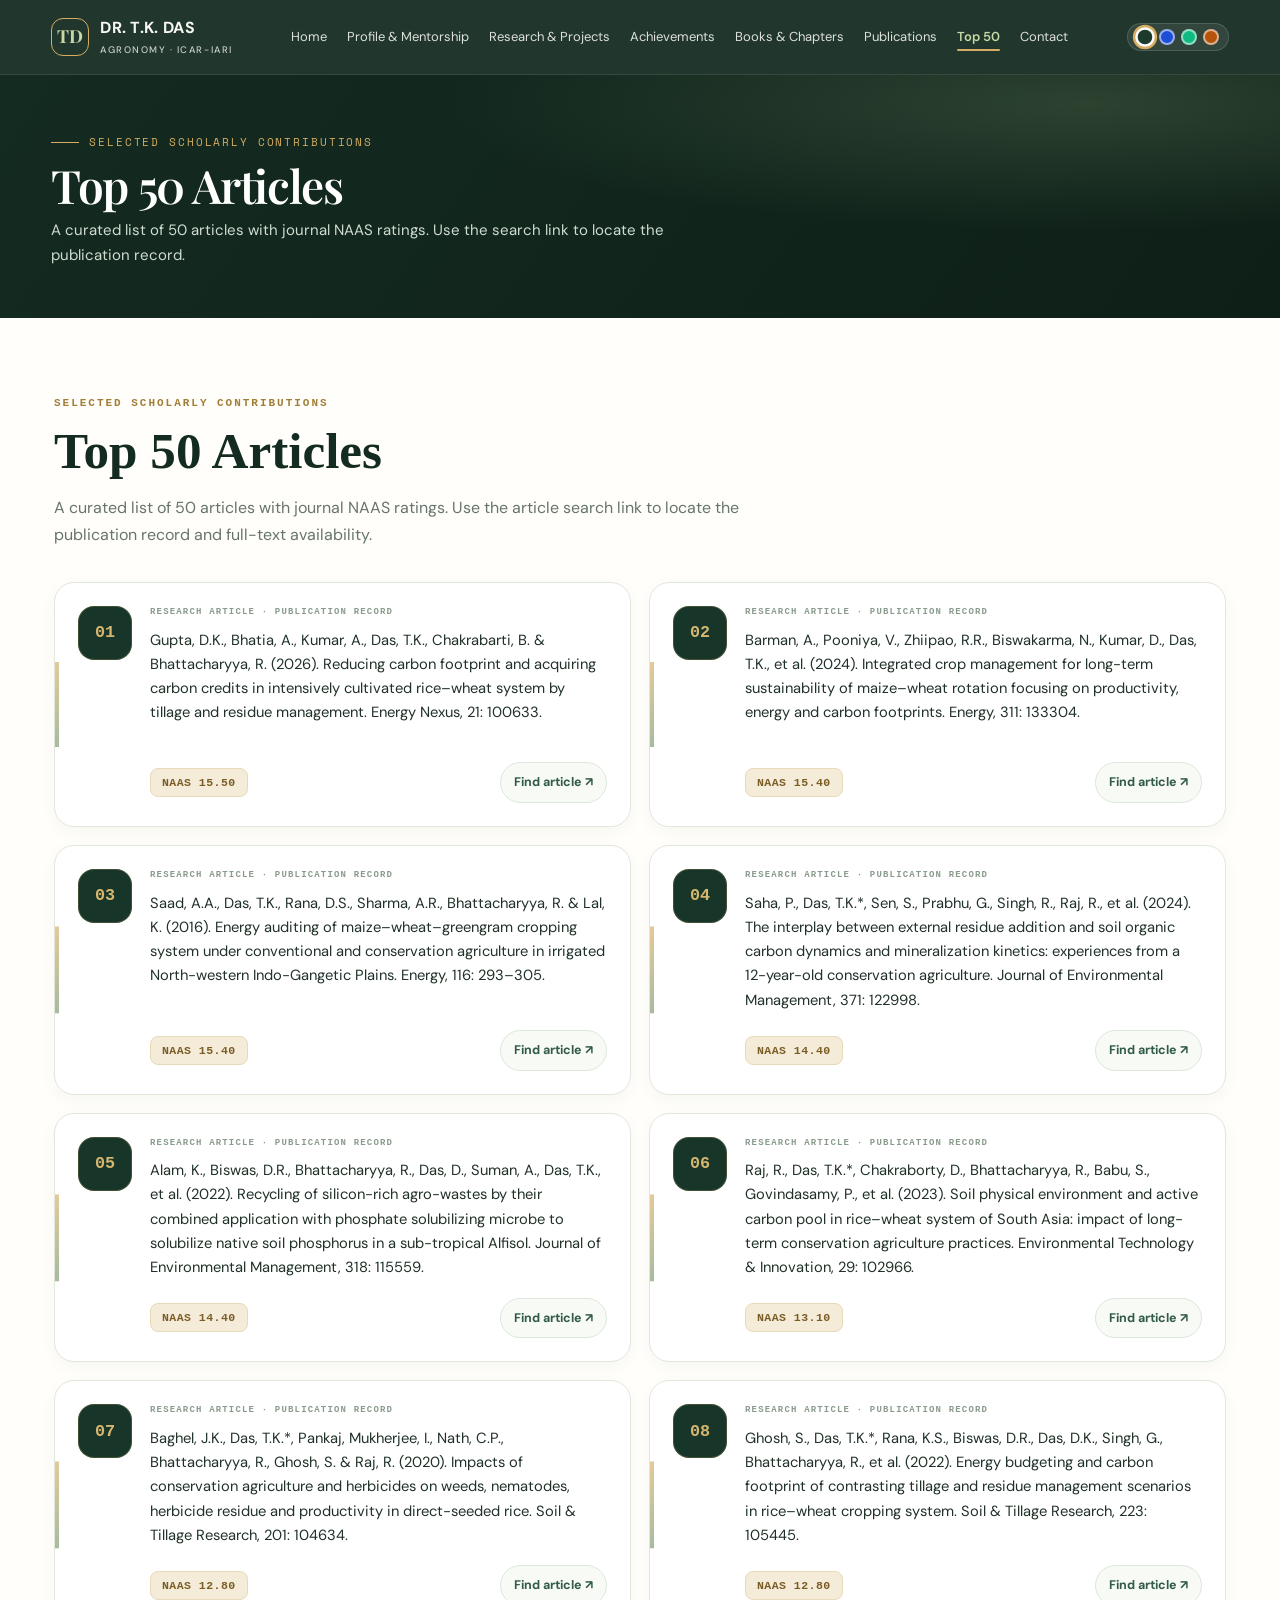
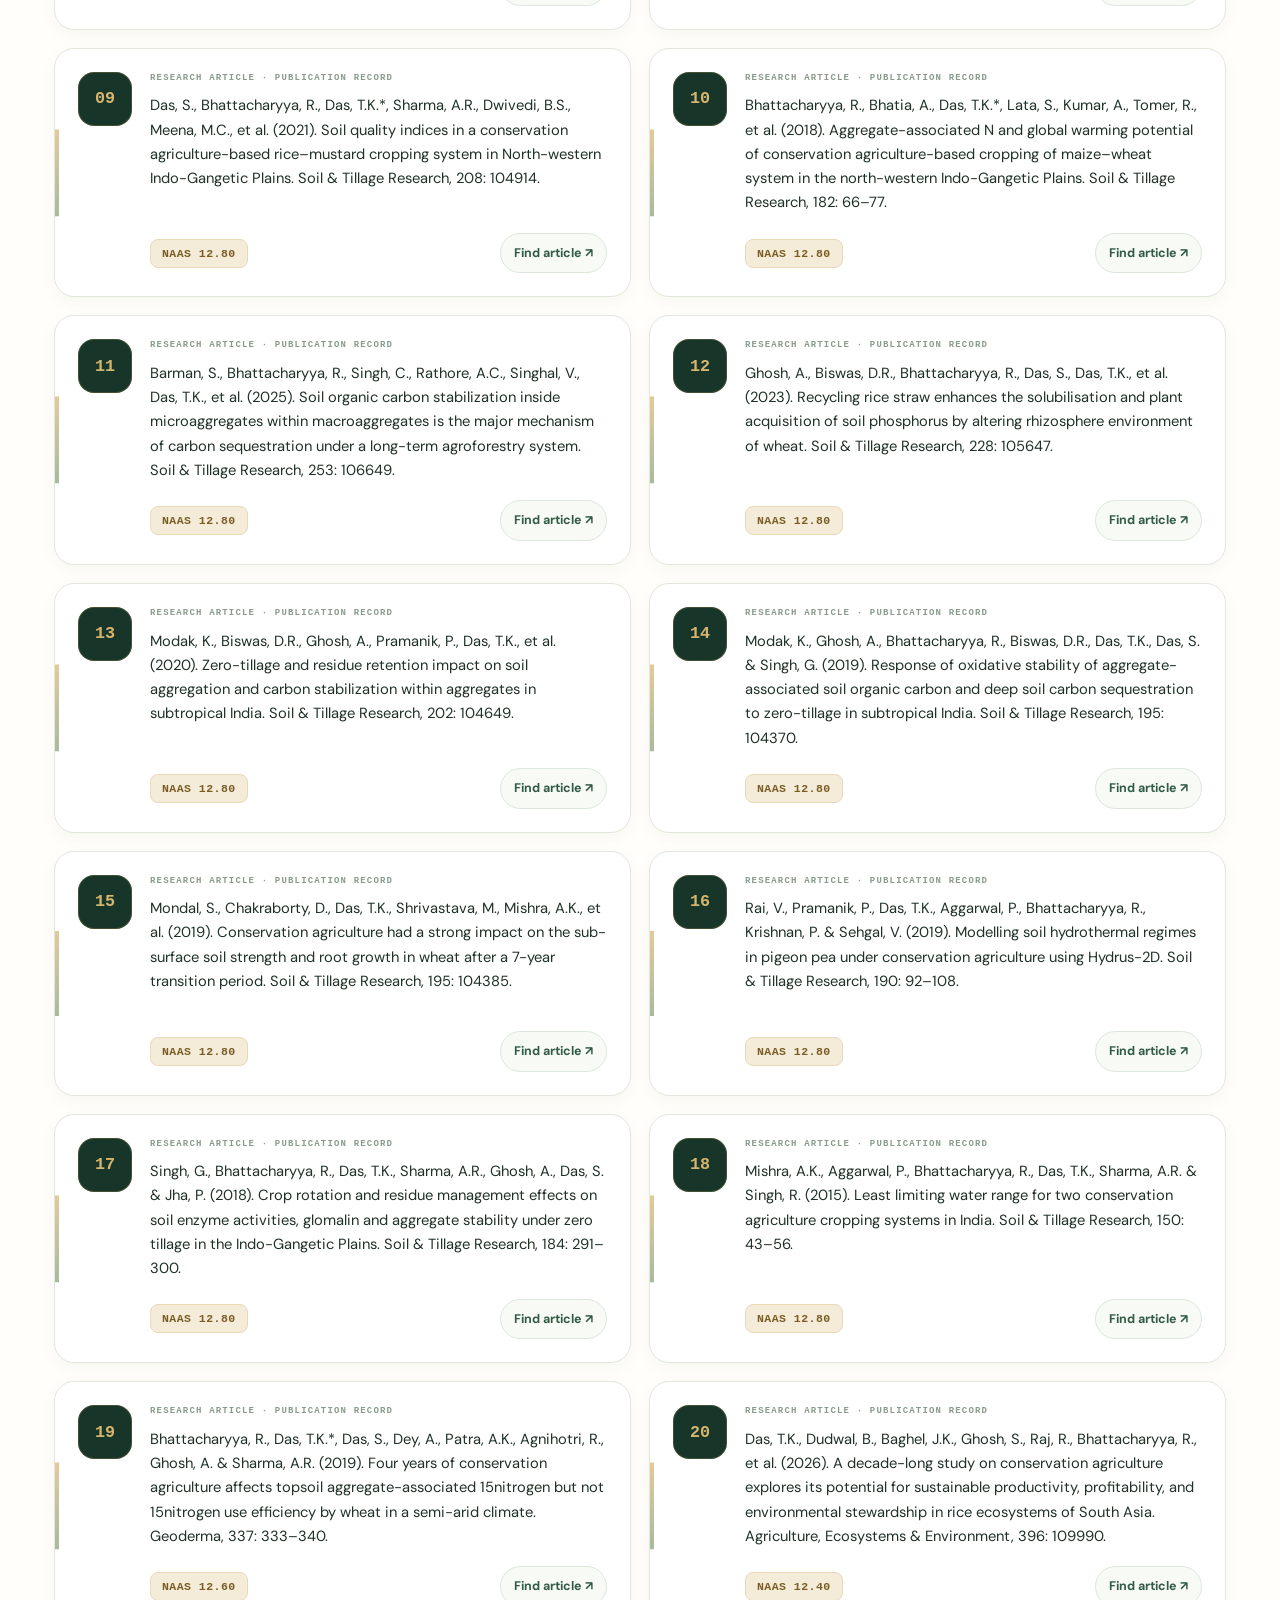
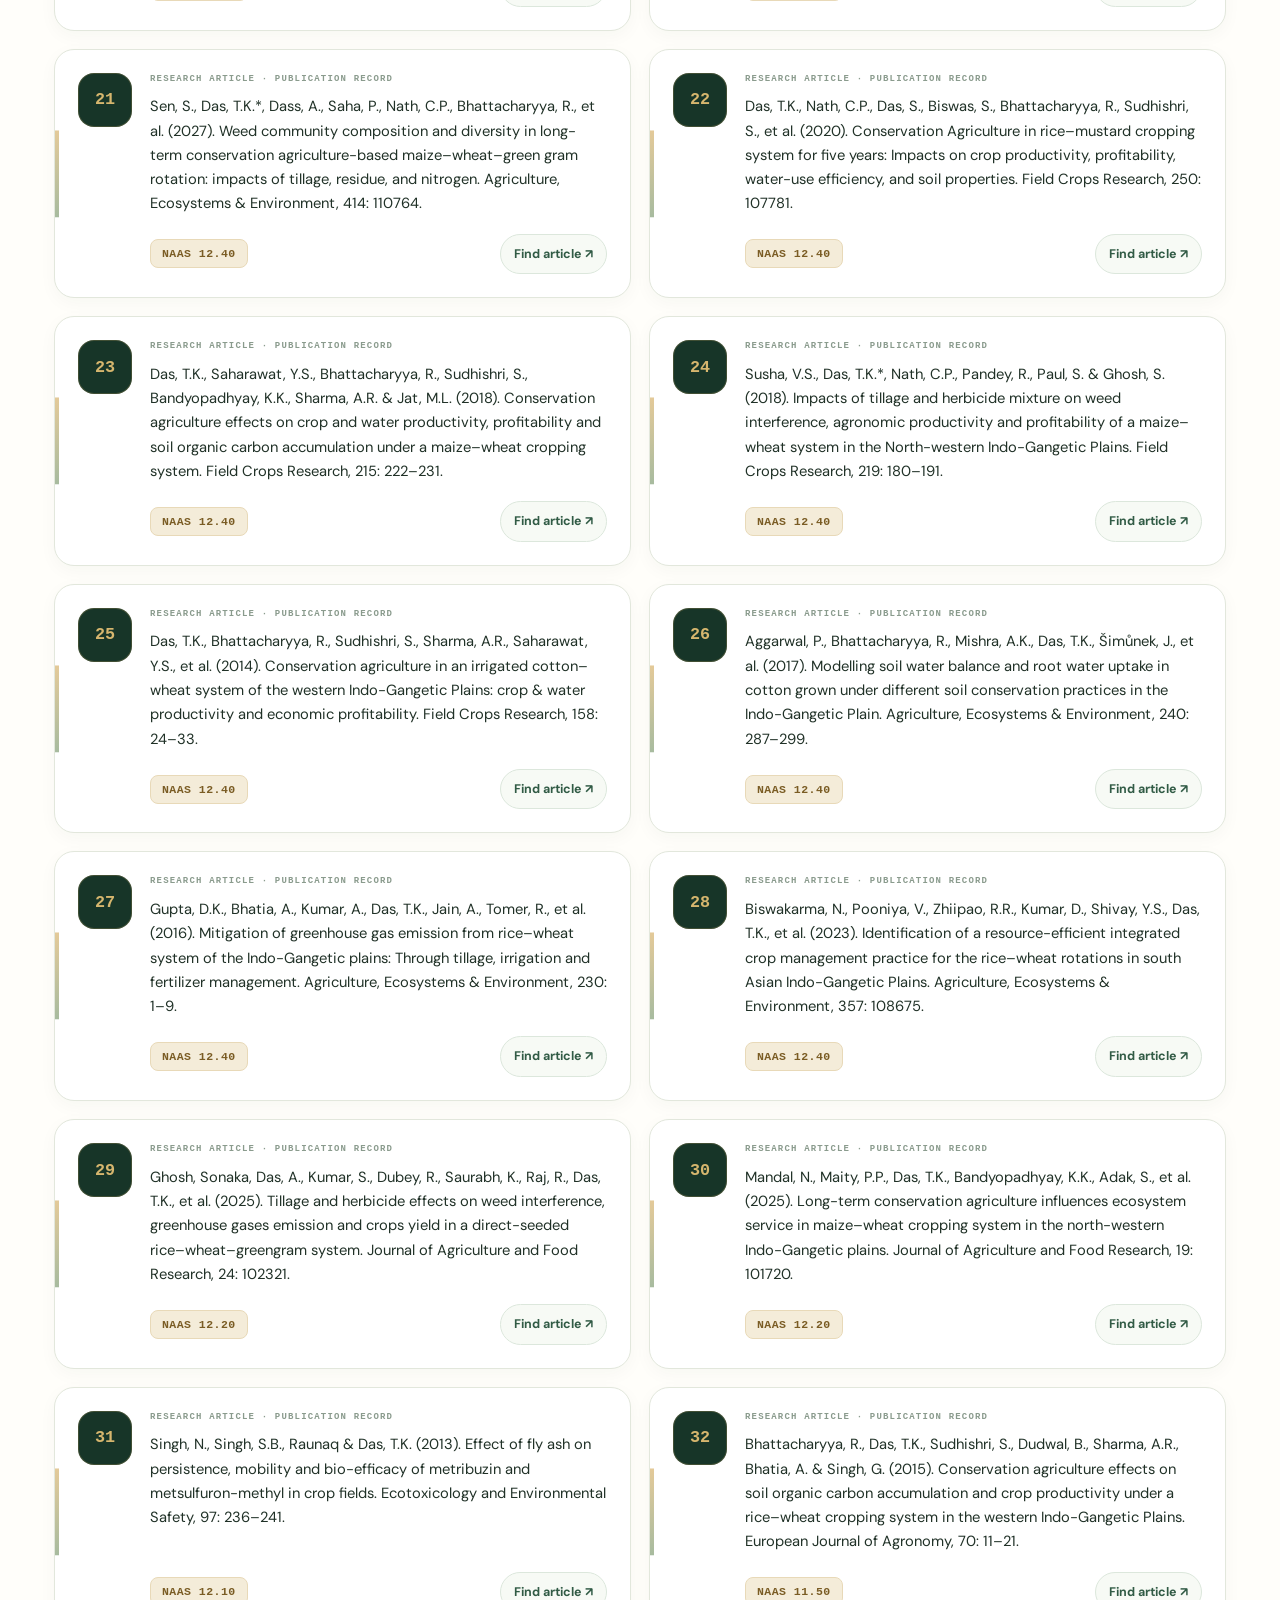
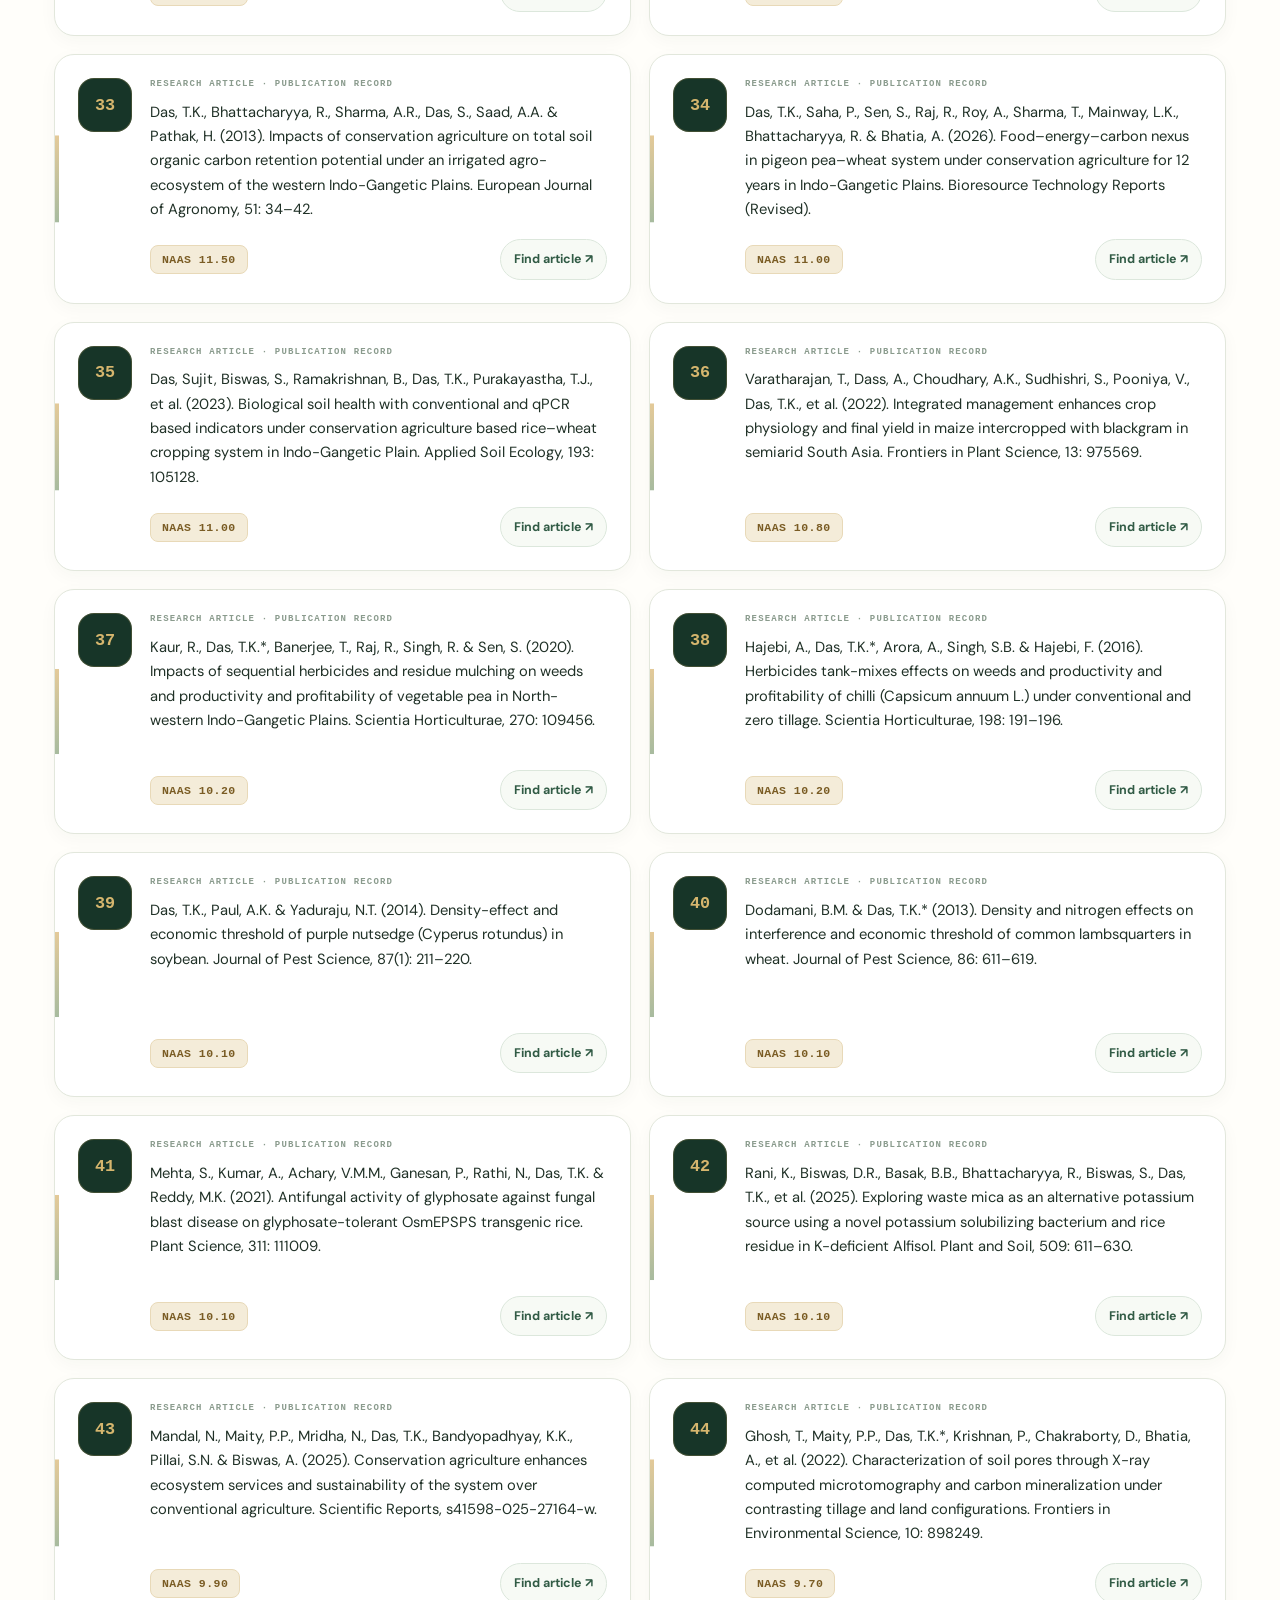
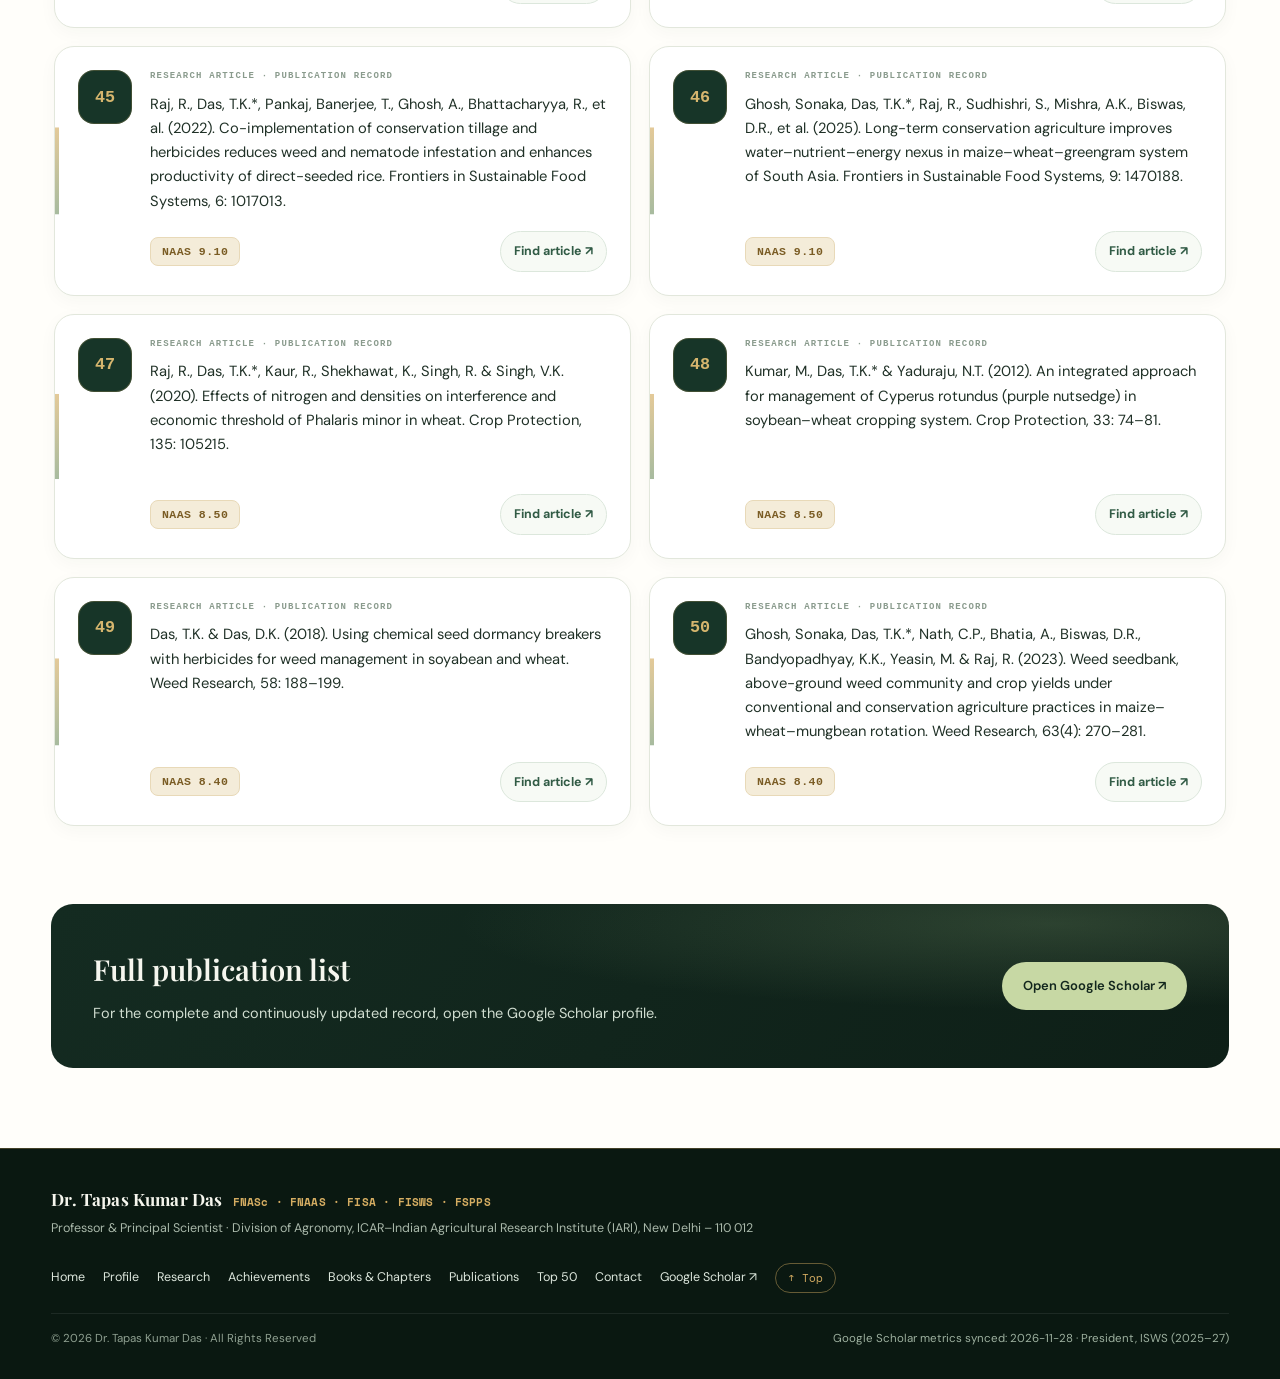
<file: top50.html>
<!DOCTYPE html>
<html lang="en">
<head>
<meta charset="UTF-8">
<meta name="viewport" content="width=device-width, initial-scale=1.0">
<meta name="theme-color" content="#142b21">
<meta name="description" content="Curated Top 50 high-NAAS research articles authored by Dr. Tapas Kumar Das.">
<title>Top 50 NAAS Articles | Dr. T.K. Das</title>
<link rel="preconnect" href="https://fonts.googleapis.com">
<link rel="preconnect" href="https://fonts.gstatic.com" crossorigin>
<link href="https://fonts.googleapis.com/css2?family=DM+Sans:wght@400;500;600;700&family=Playfair+Display:wght@500;600;700&family=Space+Mono:wght@400;700&display=swap" rel="stylesheet">
<link rel="stylesheet" href="assets/site.css">
</head>
<body>
<nav class="nav"><div class="wrap nav-inner">
  <a class="brand" href="index.html"><span class="brand-mark">TD</span><span>DR. T.K. DAS<small>AGRONOMY · ICAR-IARI</small></span></a>
  <button class="menu-btn" id="menuBtn" aria-label="Open navigation" aria-expanded="false">☰</button>
  <ul class="nav-links" id="navLinks">
  <li><a href="index.html">Home</a></li>
  <li><a href="about.html">Profile & Mentorship</a></li>
  <li><a href="research.html">Research & Projects</a></li>
  <li><a href="achievements.html">Achievements</a></li>
  <li><a href="books.html">Books & Chapters</a></li>
  <li><a href="publications.html">Publications</a></li>
  <li><a href="top50.html" class="active">Top 50</a></li>
  <li><a href="contact.html">Contact</a></li>
  </ul>
  <div class="theme-switcher" title="Switch Live Theme">
    <button class="theme-dot active" data-t="emerald" aria-label="Emerald Agron Theme"></button>
    <button class="theme-dot" data-t="royal" aria-label="Academic Royal Theme"></button>
    <button class="theme-dot" data-t="midnight" aria-label="Midnight Dark Theme"></button>
    <button class="theme-dot" data-t="terracotta" aria-label="Terracotta Harvest Theme"></button>
  </div>
</div></nav>

<header class="page-hero"><div class="wrap">
  <div class="eyebrow">Selected scholarly contributions</div>
  <h1>Top 50 Articles</h1>
  <p>A curated list of 50 articles with journal NAAS ratings. Use the search link to locate the publication record.</p>
</div></header>
<section id="top50-articles" class="top50-section">
  <style>
    .top50-section{max-width:1220px;margin:0 auto;padding:78px 24px;color:var(--ink)}
    .top50-section .top50-eyebrow{font:700 11px/1.4 monospace;letter-spacing:.18em;text-transform:uppercase;color:#a17e36}
    .top50-section h2{font-size:clamp(2rem,4vw,3.3rem);line-height:1.1;margin:12px 0 14px;font-family:Georgia,serif;color:var(--forest)}
    .top50-section .top50-intro{max-width:720px;color:#66746d;line-height:1.7;margin:0 0 34px}
    .top50-section .top50-list{display:grid;grid-template-columns:repeat(2,minmax(0,1fr));gap:18px}
    .top50-section .top50-card{position:relative;overflow:hidden;display:flex;gap:18px;min-height:245px;border:1px solid var(--line);border-radius:20px;padding:23px;background:var(--surface);box-shadow:0 5px 18px rgba(20,43,33,.035);transition:transform .32s cubic-bezier(.2,.7,.2,1),box-shadow .32s,border-color .32s,background .32s}
    .top50-section .top50-card:before{content:"";position:absolute;left:0;top:0;width:4px;height:100%;background:linear-gradient(#d5ad62,#78966b);transform:scaleY(.35);transform-origin:center;opacity:.65;transition:transform .32s,opacity .32s}
    .top50-section .top50-card:hover{transform:translateY(-7px);box-shadow:0 20px 42px rgba(20,43,33,.12);border-color:#d5ad62;background:#fff}
    .top50-section .top50-card:hover:before{transform:scaleY(1);opacity:1}
    .top50-section .top50-number{flex:0 0 54px;height:54px;border-radius:16px;background:#173528;color:#d6b66e;display:flex;align-items:center;justify-content:center;font:700 1.05rem monospace;box-shadow:inset 0 0 0 1px rgba(213,173,98,.22);transition:transform .32s,background .32s,color .32s}
    .top50-section .top50-card:hover .top50-number{transform:rotate(-4deg) scale(1.06);background:#d5ad62;color:var(--forest)}
    .top50-section .top50-content{min-width:0;display:flex;flex-direction:column;flex:1}
    .top50-section .top50-content:before{content:"RESEARCH ARTICLE  ·  PUBLICATION RECORD";display:block;margin-bottom:9px;font:700 9px/1.4 monospace;letter-spacing:.13em;color:#8a9b8d}
    .top50-section .top50-citation{margin:0;line-height:1.65;font-size:.92rem;color:var(--ink)}
    .top50-section .top50-meta{display:flex;align-items:center;justify-content:space-between;gap:12px;margin-top:auto;padding-top:18px;flex-wrap:wrap}
    .top50-section .top50-naas{display:inline-flex;align-items:center;font:700 .72rem monospace;letter-spacing:.04em;padding:7px 11px;border-radius:8px;background:#f4ecd9;color:#7a5c24;border:1px solid #e8d9b8}
    .top50-section .top50-link{display:inline-flex;align-items:center;gap:7px;font-weight:700;font-size:.78rem;color:#315b45;text-decoration:none;border:1px solid #dce7dc;border-radius:999px;padding:9px 13px;background:#f7faf5;transition:transform .25s,background .25s,color .25s,border-color .25s,box-shadow .25s}
    .top50-section .top50-link:hover{transform:translateY(-2px);background:#173528;color:#f7f6ee;border-color:var(--forest);box-shadow:0 7px 18px rgba(20,43,33,.15)}
    @media(max-width:850px){.top50-section .top50-list{grid-template-columns:1fr}}
    @media(max-width:600px){.top50-section{padding:48px 16px}.top50-section .top50-card{gap:12px;padding:17px;min-height:unset}.top50-section .top50-number{flex-basis:42px;height:42px;border-radius:12px;font-size:.9rem}.top50-section .top50-citation{font-size:.88rem}.top50-section .top50-meta{padding-top:14px}}
  </style>
  <div class="top50-eyebrow">Selected scholarly contributions</div>
  <h2>Top 50 Articles</h2>
  <p class="top50-intro">A curated list of 50 articles with journal NAAS ratings. Use the article search link to locate the publication record and full-text availability.</p>
  <div class="top50-list">
<article class="top50-card">
  <div class="top50-number">01</div>
  <div class="top50-content">
    <p class="top50-citation">Gupta, D.K., Bhatia, A., Kumar, A., Das, T.K.,   Chakrabarti, B. &amp; Bhattacharyya, R. (2026). Reducing carbon footprint and   acquiring carbon credits in intensively cultivated rice–wheat system by   tillage and residue management. Energy Nexus, 21: 100633.</p>
    <div class="top50-meta"><span class="top50-naas">NAAS 15.50</span>
      <a class="top50-link" href="https://scholar.google.com/scholar?q=Gupta%2C%20D.K.%2C%20Bhatia%2C%20A.%2C%20Kumar%2C%20A.%2C%20Das%2C%20T.K.%2C%20%20%20Chakrabarti%2C%20B.%20%26%20Bhattacharyya%2C%20R.%20%282026%29.%20Reducing%20carbon%20footprint%20and%20%20%20acquiring%20carbon%20credits%20in%20intensively%20cultivated%20rice%E2%80%93wheat%20system%20by%20%20%20tillage%20and%20residue%20management.%20Energy%20Nexus%2C%2021%3A%20100633." target="_blank" rel="noopener noreferrer">Find article ↗</a>
    </div>
  </div>
</article>
<article class="top50-card">
  <div class="top50-number">02</div>
  <div class="top50-content">
    <p class="top50-citation">Barman, A., Pooniya, V., Zhiipao, R.R., Biswakarma, N.,   Kumar, D., Das, T.K., et al. (2024). Integrated   crop management for long-term sustainability of maize–wheat rotation focusing   on productivity, energy and carbon footprints. Energy, 311: 133304.</p>
    <div class="top50-meta"><span class="top50-naas">NAAS 15.40</span>
      <a class="top50-link" href="https://scholar.google.com/scholar?q=Barman%2C%20A.%2C%20Pooniya%2C%20V.%2C%20Zhiipao%2C%20R.R.%2C%20Biswakarma%2C%20N.%2C%20%20%20Kumar%2C%20D.%2C%20Das%2C%20T.K.%2C%20et%20al.%20%282024%29.%20Integrated%20%20%20crop%20management%20for%20long-term%20sustainability%20of%20maize%E2%80%93wheat%20rotation%20focusing%20%20%20on%20productivity%2C%20energy%20and%20carbon%20footprints.%20Energy%2C%20311%3A%20133304." target="_blank" rel="noopener noreferrer">Find article ↗</a>
    </div>
  </div>
</article>
<article class="top50-card">
  <div class="top50-number">03</div>
  <div class="top50-content">
    <p class="top50-citation">Saad, A.A., Das, T.K., Rana, D.S., Sharma, A.R.,   Bhattacharyya, R. &amp; Lal, K. (2016). Energy auditing of   maize–wheat–greengram cropping system under conventional and conservation   agriculture in irrigated North-western Indo-Gangetic Plains. Energy, 116:   293–305.</p>
    <div class="top50-meta"><span class="top50-naas">NAAS 15.40</span>
      <a class="top50-link" href="https://scholar.google.com/scholar?q=Saad%2C%20A.A.%2C%20Das%2C%20T.K.%2C%20Rana%2C%20D.S.%2C%20Sharma%2C%20A.R.%2C%20%20%20Bhattacharyya%2C%20R.%20%26%20Lal%2C%20K.%20%282016%29.%20Energy%20auditing%20of%20%20%20maize%E2%80%93wheat%E2%80%93greengram%20cropping%20system%20under%20conventional%20and%20conservation%20%20%20agriculture%20in%20irrigated%20North-western%20Indo-Gangetic%20Plains.%20Energy%2C%20116%3A%20%20%20293%E2%80%93305." target="_blank" rel="noopener noreferrer">Find article ↗</a>
    </div>
  </div>
</article>
<article class="top50-card">
  <div class="top50-number">04</div>
  <div class="top50-content">
    <p class="top50-citation">Saha, P., Das, T.K.*, Sen, S., Prabhu, G., Singh, R.,   Raj, R., et al. (2024). The interplay between   external residue addition and soil organic carbon dynamics and mineralization   kinetics: experiences from a 12-year-old conservation agriculture. Journal of   Environmental Management, 371: 122998.</p>
    <div class="top50-meta"><span class="top50-naas">NAAS 14.40</span>
      <a class="top50-link" href="https://scholar.google.com/scholar?q=Saha%2C%20P.%2C%20Das%2C%20T.K.%2A%2C%20Sen%2C%20S.%2C%20Prabhu%2C%20G.%2C%20Singh%2C%20R.%2C%20%20%20Raj%2C%20R.%2C%20et%20al.%20%282024%29.%20The%20interplay%20between%20%20%20external%20residue%20addition%20and%20soil%20organic%20carbon%20dynamics%20and%20mineralization%20%20%20kinetics%3A%20experiences%20from%20a%2012-year-old%20conservation%20agriculture.%20Journal%20of%20%20%20Environmental%20Management%2C%20371%3A%20122998." target="_blank" rel="noopener noreferrer">Find article ↗</a>
    </div>
  </div>
</article>
<article class="top50-card">
  <div class="top50-number">05</div>
  <div class="top50-content">
    <p class="top50-citation">Alam, K., Biswas, D.R., Bhattacharyya, R., Das, D.,   Suman, A., Das, T.K., et al. (2022). Recycling of   silicon-rich agro-wastes by their combined application with phosphate   solubilizing microbe to solubilize native soil phosphorus in a sub-tropical   Alfisol. Journal of Environmental Management, 318: 115559.</p>
    <div class="top50-meta"><span class="top50-naas">NAAS 14.40</span>
      <a class="top50-link" href="https://scholar.google.com/scholar?q=Alam%2C%20K.%2C%20Biswas%2C%20D.R.%2C%20Bhattacharyya%2C%20R.%2C%20Das%2C%20D.%2C%20%20%20Suman%2C%20A.%2C%20Das%2C%20T.K.%2C%20et%20al.%20%282022%29.%20Recycling%20of%20%20%20silicon-rich%20agro-wastes%20by%20their%20combined%20application%20with%20phosphate%20%20%20solubilizing%20microbe%20to%20solubilize%20native%20soil%20phosphorus%20in%20a%20sub-tropical%20%20%20Alfisol.%20Journal%20of%20Environmental%20Management%2C%20318%3A%20115559." target="_blank" rel="noopener noreferrer">Find article ↗</a>
    </div>
  </div>
</article>
<article class="top50-card">
  <div class="top50-number">06</div>
  <div class="top50-content">
    <p class="top50-citation">Raj, R., Das, T.K.*, Chakraborty, D., Bhattacharyya, R.,   Babu, S., Govindasamy, P., et al. (2023). Soil physical environment and   active carbon pool in rice–wheat system of South Asia: impact of long-term   conservation agriculture practices. Environmental Technology &amp; Innovation,   29: 102966.</p>
    <div class="top50-meta"><span class="top50-naas">NAAS 13.10</span>
      <a class="top50-link" href="https://scholar.google.com/scholar?q=Raj%2C%20R.%2C%20Das%2C%20T.K.%2A%2C%20Chakraborty%2C%20D.%2C%20Bhattacharyya%2C%20R.%2C%20%20%20Babu%2C%20S.%2C%20Govindasamy%2C%20P.%2C%20et%20al.%20%282023%29.%20Soil%20physical%20environment%20and%20%20%20active%20carbon%20pool%20in%20rice%E2%80%93wheat%20system%20of%20South%20Asia%3A%20impact%20of%20long-term%20%20%20conservation%20agriculture%20practices.%20Environmental%20Technology%20%26%20Innovation%2C%20%20%2029%3A%20102966." target="_blank" rel="noopener noreferrer">Find article ↗</a>
    </div>
  </div>
</article>
<article class="top50-card">
  <div class="top50-number">07</div>
  <div class="top50-content">
    <p class="top50-citation">Baghel, J.K., Das, T.K.*, Pankaj, Mukherjee, I., Nath,   C.P., Bhattacharyya, R., Ghosh, S. &amp; Raj, R. (2020). Impacts of   conservation agriculture and herbicides on weeds, nematodes, herbicide   residue and productivity in direct-seeded rice. Soil &amp; Tillage Research,   201: 104634.</p>
    <div class="top50-meta"><span class="top50-naas">NAAS 12.80</span>
      <a class="top50-link" href="https://scholar.google.com/scholar?q=Baghel%2C%20J.K.%2C%20Das%2C%20T.K.%2A%2C%20Pankaj%2C%20Mukherjee%2C%20I.%2C%20Nath%2C%20%20%20C.P.%2C%20Bhattacharyya%2C%20R.%2C%20Ghosh%2C%20S.%20%26%20Raj%2C%20R.%20%282020%29.%20Impacts%20of%20%20%20conservation%20agriculture%20and%20herbicides%20on%20weeds%2C%20nematodes%2C%20herbicide%20%20%20residue%20and%20productivity%20in%20direct-seeded%20rice.%20Soil%20%26%20Tillage%20Research%2C%20%20%20201%3A%20104634." target="_blank" rel="noopener noreferrer">Find article ↗</a>
    </div>
  </div>
</article>
<article class="top50-card">
  <div class="top50-number">08</div>
  <div class="top50-content">
    <p class="top50-citation">Ghosh, S., Das, T.K.*, Rana, K.S., Biswas, D.R., Das,   D.K., Singh, G., Bhattacharyya, R., et al. (2022). Energy budgeting and   carbon footprint of contrasting tillage and residue management scenarios in   rice–wheat cropping system. Soil &amp; Tillage Research, 223: 105445.</p>
    <div class="top50-meta"><span class="top50-naas">NAAS 12.80</span>
      <a class="top50-link" href="https://scholar.google.com/scholar?q=Ghosh%2C%20S.%2C%20Das%2C%20T.K.%2A%2C%20Rana%2C%20K.S.%2C%20Biswas%2C%20D.R.%2C%20Das%2C%20%20%20D.K.%2C%20Singh%2C%20G.%2C%20Bhattacharyya%2C%20R.%2C%20et%20al.%20%282022%29.%20Energy%20budgeting%20and%20%20%20carbon%20footprint%20of%20contrasting%20tillage%20and%20residue%20management%20scenarios%20in%20%20%20rice%E2%80%93wheat%20cropping%20system.%20Soil%20%26%20Tillage%20Research%2C%20223%3A%20105445." target="_blank" rel="noopener noreferrer">Find article ↗</a>
    </div>
  </div>
</article>
<article class="top50-card">
  <div class="top50-number">09</div>
  <div class="top50-content">
    <p class="top50-citation">Das, S., Bhattacharyya, R., Das, T.K.*, Sharma, A.R.,   Dwivedi, B.S., Meena, M.C., et al. (2021). Soil quality indices in a   conservation agriculture-based rice–mustard cropping system in North-western   Indo-Gangetic Plains. Soil &amp; Tillage Research, 208: 104914.</p>
    <div class="top50-meta"><span class="top50-naas">NAAS 12.80</span>
      <a class="top50-link" href="https://scholar.google.com/scholar?q=Das%2C%20S.%2C%20Bhattacharyya%2C%20R.%2C%20Das%2C%20T.K.%2A%2C%20Sharma%2C%20A.R.%2C%20%20%20Dwivedi%2C%20B.S.%2C%20Meena%2C%20M.C.%2C%20et%20al.%20%282021%29.%20Soil%20quality%20indices%20in%20a%20%20%20conservation%20agriculture-based%20rice%E2%80%93mustard%20cropping%20system%20in%20North-western%20%20%20Indo-Gangetic%20Plains.%20Soil%20%26%20Tillage%20Research%2C%20208%3A%20104914." target="_blank" rel="noopener noreferrer">Find article ↗</a>
    </div>
  </div>
</article>
<article class="top50-card">
  <div class="top50-number">10</div>
  <div class="top50-content">
    <p class="top50-citation">Bhattacharyya, R., Bhatia, A., Das, T.K.*, Lata, S.,   Kumar, A., Tomer, R., et al. (2018). Aggregate-associated N and global   warming potential of conservation agriculture-based cropping of maize–wheat   system in the north-western Indo-Gangetic Plains. Soil &amp; Tillage   Research, 182: 66–77.</p>
    <div class="top50-meta"><span class="top50-naas">NAAS 12.80</span>
      <a class="top50-link" href="https://scholar.google.com/scholar?q=Bhattacharyya%2C%20R.%2C%20Bhatia%2C%20A.%2C%20Das%2C%20T.K.%2A%2C%20Lata%2C%20S.%2C%20%20%20Kumar%2C%20A.%2C%20Tomer%2C%20R.%2C%20et%20al.%20%282018%29.%20Aggregate-associated%20N%20and%20global%20%20%20warming%20potential%20of%20conservation%20agriculture-based%20cropping%20of%20maize%E2%80%93wheat%20%20%20system%20in%20the%20north-western%20Indo-Gangetic%20Plains.%20Soil%20%26%20Tillage%20%20%20Research%2C%20182%3A%2066%E2%80%9377." target="_blank" rel="noopener noreferrer">Find article ↗</a>
    </div>
  </div>
</article>
<article class="top50-card">
  <div class="top50-number">11</div>
  <div class="top50-content">
    <p class="top50-citation">Barman, S., Bhattacharyya, R., Singh, C., Rathore, A.C.,   Singhal, V., Das, T.K., et al. (2025). Soil organic carbon stabilization   inside microaggregates within macroaggregates is the major mechanism of   carbon sequestration under a long-term agroforestry system. Soil &amp;   Tillage Research, 253: 106649.</p>
    <div class="top50-meta"><span class="top50-naas">NAAS 12.80</span>
      <a class="top50-link" href="https://scholar.google.com/scholar?q=Barman%2C%20S.%2C%20Bhattacharyya%2C%20R.%2C%20Singh%2C%20C.%2C%20Rathore%2C%20A.C.%2C%20%20%20Singhal%2C%20V.%2C%20Das%2C%20T.K.%2C%20et%20al.%20%282025%29.%20Soil%20organic%20carbon%20stabilization%20%20%20inside%20microaggregates%20within%20macroaggregates%20is%20the%20major%20mechanism%20of%20%20%20carbon%20sequestration%20under%20a%20long-term%20agroforestry%20system.%20Soil%20%26%20%20%20Tillage%20Research%2C%20253%3A%20106649." target="_blank" rel="noopener noreferrer">Find article ↗</a>
    </div>
  </div>
</article>
<article class="top50-card">
  <div class="top50-number">12</div>
  <div class="top50-content">
    <p class="top50-citation">Ghosh, A., Biswas, D.R., Bhattacharyya, R., Das, S.,   Das, T.K., et al. (2023). Recycling rice straw   enhances the solubilisation and plant acquisition of soil phosphorus by   altering rhizosphere environment of wheat. Soil &amp; Tillage Research, 228:   105647.</p>
    <div class="top50-meta"><span class="top50-naas">NAAS 12.80</span>
      <a class="top50-link" href="https://scholar.google.com/scholar?q=Ghosh%2C%20A.%2C%20Biswas%2C%20D.R.%2C%20Bhattacharyya%2C%20R.%2C%20Das%2C%20S.%2C%20%20%20Das%2C%20T.K.%2C%20et%20al.%20%282023%29.%20Recycling%20rice%20straw%20%20%20enhances%20the%20solubilisation%20and%20plant%20acquisition%20of%20soil%20phosphorus%20by%20%20%20altering%20rhizosphere%20environment%20of%20wheat.%20Soil%20%26%20Tillage%20Research%2C%20228%3A%20%20%20105647." target="_blank" rel="noopener noreferrer">Find article ↗</a>
    </div>
  </div>
</article>
<article class="top50-card">
  <div class="top50-number">13</div>
  <div class="top50-content">
    <p class="top50-citation">Modak, K., Biswas, D.R., Ghosh, A., Pramanik, P., Das,   T.K., et al. (2020). Zero-tillage and residue   retention impact on soil aggregation and carbon stabilization within   aggregates in subtropical India. Soil &amp; Tillage Research, 202: 104649.</p>
    <div class="top50-meta"><span class="top50-naas">NAAS 12.80</span>
      <a class="top50-link" href="https://scholar.google.com/scholar?q=Modak%2C%20K.%2C%20Biswas%2C%20D.R.%2C%20Ghosh%2C%20A.%2C%20Pramanik%2C%20P.%2C%20Das%2C%20%20%20T.K.%2C%20et%20al.%20%282020%29.%20Zero-tillage%20and%20residue%20%20%20retention%20impact%20on%20soil%20aggregation%20and%20carbon%20stabilization%20within%20%20%20aggregates%20in%20subtropical%20India.%20Soil%20%26%20Tillage%20Research%2C%20202%3A%20104649." target="_blank" rel="noopener noreferrer">Find article ↗</a>
    </div>
  </div>
</article>
<article class="top50-card">
  <div class="top50-number">14</div>
  <div class="top50-content">
    <p class="top50-citation">Modak, K., Ghosh, A., Bhattacharyya, R., Biswas, D.R.,   Das, T.K., Das, S. &amp; Singh, G. (2019). Response   of oxidative stability of aggregate-associated soil organic carbon and deep   soil carbon sequestration to zero-tillage in subtropical India. Soil &amp; Tillage   Research, 195: 104370.</p>
    <div class="top50-meta"><span class="top50-naas">NAAS 12.80</span>
      <a class="top50-link" href="https://scholar.google.com/scholar?q=Modak%2C%20K.%2C%20Ghosh%2C%20A.%2C%20Bhattacharyya%2C%20R.%2C%20Biswas%2C%20D.R.%2C%20%20%20Das%2C%20T.K.%2C%20Das%2C%20S.%20%26%20Singh%2C%20G.%20%282019%29.%20Response%20%20%20of%20oxidative%20stability%20of%20aggregate-associated%20soil%20organic%20carbon%20and%20deep%20%20%20soil%20carbon%20sequestration%20to%20zero-tillage%20in%20subtropical%20India.%20Soil%20%26%20Tillage%20%20%20Research%2C%20195%3A%20104370." target="_blank" rel="noopener noreferrer">Find article ↗</a>
    </div>
  </div>
</article>
<article class="top50-card">
  <div class="top50-number">15</div>
  <div class="top50-content">
    <p class="top50-citation">Mondal, S., Chakraborty, D., Das, T.K., Shrivastava,   M., Mishra, A.K., et al. (2019). Conservation   agriculture had a strong impact on the sub-surface soil strength and root   growth in wheat after a 7-year transition period. Soil &amp; Tillage   Research, 195: 104385.</p>
    <div class="top50-meta"><span class="top50-naas">NAAS 12.80</span>
      <a class="top50-link" href="https://scholar.google.com/scholar?q=Mondal%2C%20S.%2C%20Chakraborty%2C%20D.%2C%20Das%2C%20T.K.%2C%20Shrivastava%2C%20%20%20M.%2C%20Mishra%2C%20A.K.%2C%20et%20al.%20%282019%29.%20Conservation%20%20%20agriculture%20had%20a%20strong%20impact%20on%20the%20sub-surface%20soil%20strength%20and%20root%20%20%20growth%20in%20wheat%20after%20a%207-year%20transition%20period.%20Soil%20%26%20Tillage%20%20%20Research%2C%20195%3A%20104385." target="_blank" rel="noopener noreferrer">Find article ↗</a>
    </div>
  </div>
</article>
<article class="top50-card">
  <div class="top50-number">16</div>
  <div class="top50-content">
    <p class="top50-citation">Rai, V., Pramanik, P., Das, T.K., Aggarwal, P.,   Bhattacharyya, R., Krishnan, P. &amp; Sehgal, V. (2019). Modelling soil hydrothermal regimes in pigeon pea under   conservation agriculture using Hydrus-2D. Soil &amp; Tillage Research, 190:   92–108.</p>
    <div class="top50-meta"><span class="top50-naas">NAAS 12.80</span>
      <a class="top50-link" href="https://scholar.google.com/scholar?q=Rai%2C%20V.%2C%20Pramanik%2C%20P.%2C%20Das%2C%20T.K.%2C%20Aggarwal%2C%20P.%2C%20%20%20Bhattacharyya%2C%20R.%2C%20Krishnan%2C%20P.%20%26%20Sehgal%2C%20V.%20%282019%29.%20Modelling%20soil%20hydrothermal%20regimes%20in%20pigeon%20pea%20under%20%20%20conservation%20agriculture%20using%20Hydrus-2D.%20Soil%20%26%20Tillage%20Research%2C%20190%3A%20%20%2092%E2%80%93108." target="_blank" rel="noopener noreferrer">Find article ↗</a>
    </div>
  </div>
</article>
<article class="top50-card">
  <div class="top50-number">17</div>
  <div class="top50-content">
    <p class="top50-citation">Singh, G., Bhattacharyya, R., Das, T.K., Sharma, A.R.,   Ghosh, A., Das, S. &amp; Jha, P. (2018). Crop rotation and residue management   effects on soil enzyme activities, glomalin and aggregate stability under   zero tillage in the Indo-Gangetic Plains. Soil &amp; Tillage Research, 184:   291–300.</p>
    <div class="top50-meta"><span class="top50-naas">NAAS 12.80</span>
      <a class="top50-link" href="https://scholar.google.com/scholar?q=Singh%2C%20G.%2C%20Bhattacharyya%2C%20R.%2C%20Das%2C%20T.K.%2C%20Sharma%2C%20A.R.%2C%20%20%20Ghosh%2C%20A.%2C%20Das%2C%20S.%20%26%20Jha%2C%20P.%20%282018%29.%20Crop%20rotation%20and%20residue%20management%20%20%20effects%20on%20soil%20enzyme%20activities%2C%20glomalin%20and%20aggregate%20stability%20under%20%20%20zero%20tillage%20in%20the%20Indo-Gangetic%20Plains.%20Soil%20%26%20Tillage%20Research%2C%20184%3A%20%20%20291%E2%80%93300." target="_blank" rel="noopener noreferrer">Find article ↗</a>
    </div>
  </div>
</article>
<article class="top50-card">
  <div class="top50-number">18</div>
  <div class="top50-content">
    <p class="top50-citation">Mishra, A.K., Aggarwal, P., Bhattacharyya, R., Das, T.K.,   Sharma, A.R. &amp; Singh, R. (2015). Least limiting water range for two   conservation agriculture cropping systems in India. Soil &amp; Tillage   Research, 150: 43–56.</p>
    <div class="top50-meta"><span class="top50-naas">NAAS 12.80</span>
      <a class="top50-link" href="https://scholar.google.com/scholar?q=Mishra%2C%20A.K.%2C%20Aggarwal%2C%20P.%2C%20Bhattacharyya%2C%20R.%2C%20Das%2C%20T.K.%2C%20%20%20Sharma%2C%20A.R.%20%26%20Singh%2C%20R.%20%282015%29.%20Least%20limiting%20water%20range%20for%20two%20%20%20conservation%20agriculture%20cropping%20systems%20in%20India.%20Soil%20%26%20Tillage%20%20%20Research%2C%20150%3A%2043%E2%80%9356." target="_blank" rel="noopener noreferrer">Find article ↗</a>
    </div>
  </div>
</article>
<article class="top50-card">
  <div class="top50-number">19</div>
  <div class="top50-content">
    <p class="top50-citation">Bhattacharyya, R., Das, T.K.*, Das, S., Dey, A., Patra,   A.K., Agnihotri, R., Ghosh, A. &amp; Sharma, A.R. (2019). Four years of   conservation agriculture affects topsoil aggregate-associated 15nitrogen but   not 15nitrogen use efficiency by wheat in a semi-arid climate. Geoderma, 337:   333–340.</p>
    <div class="top50-meta"><span class="top50-naas">NAAS 12.60</span>
      <a class="top50-link" href="https://scholar.google.com/scholar?q=Bhattacharyya%2C%20R.%2C%20Das%2C%20T.K.%2A%2C%20Das%2C%20S.%2C%20Dey%2C%20A.%2C%20Patra%2C%20%20%20A.K.%2C%20Agnihotri%2C%20R.%2C%20Ghosh%2C%20A.%20%26%20Sharma%2C%20A.R.%20%282019%29.%20Four%20years%20of%20%20%20conservation%20agriculture%20affects%20topsoil%20aggregate-associated%2015nitrogen%20but%20%20%20not%2015nitrogen%20use%20efficiency%20by%20wheat%20in%20a%20semi-arid%20climate.%20Geoderma%2C%20337%3A%20%20%20333%E2%80%93340." target="_blank" rel="noopener noreferrer">Find article ↗</a>
    </div>
  </div>
</article>
<article class="top50-card">
  <div class="top50-number">20</div>
  <div class="top50-content">
    <p class="top50-citation">Das, T.K., Dudwal, B., Baghel, J.K., Ghosh, S., Raj, R.,   Bhattacharyya, R., et al. (2026). A decade-long study on conservation   agriculture explores its potential for sustainable productivity,   profitability, and environmental stewardship in rice ecosystems of South   Asia. Agriculture, Ecosystems &amp; Environment, 396: 109990.</p>
    <div class="top50-meta"><span class="top50-naas">NAAS 12.40</span>
      <a class="top50-link" href="https://scholar.google.com/scholar?q=Das%2C%20T.K.%2C%20Dudwal%2C%20B.%2C%20Baghel%2C%20J.K.%2C%20Ghosh%2C%20S.%2C%20Raj%2C%20R.%2C%20%20%20Bhattacharyya%2C%20R.%2C%20et%20al.%20%282026%29.%20A%20decade-long%20study%20on%20conservation%20%20%20agriculture%20explores%20its%20potential%20for%20sustainable%20productivity%2C%20%20%20profitability%2C%20and%20environmental%20stewardship%20in%20rice%20ecosystems%20of%20South%20%20%20Asia.%20Agriculture%2C%20Ecosystems%20%26%20Environment%2C%20396%3A%20109990." target="_blank" rel="noopener noreferrer">Find article ↗</a>
    </div>
  </div>
</article>
<article class="top50-card">
  <div class="top50-number">21</div>
  <div class="top50-content">
    <p class="top50-citation">Sen, S., Das, T.K.*, Dass, A., Saha, P., Nath, C.P.,   Bhattacharyya, R., et al. (2027). Weed community composition and diversity in   long-term conservation agriculture-based maize–wheat–green gram rotation:   impacts of tillage, residue, and nitrogen. Agriculture, Ecosystems &amp;   Environment, 414: 110764.</p>
    <div class="top50-meta"><span class="top50-naas">NAAS 12.40</span>
      <a class="top50-link" href="https://scholar.google.com/scholar?q=Sen%2C%20S.%2C%20Das%2C%20T.K.%2A%2C%20Dass%2C%20A.%2C%20Saha%2C%20P.%2C%20Nath%2C%20C.P.%2C%20%20%20Bhattacharyya%2C%20R.%2C%20et%20al.%20%282027%29.%20Weed%20community%20composition%20and%20diversity%20in%20%20%20long-term%20conservation%20agriculture-based%20maize%E2%80%93wheat%E2%80%93green%20gram%20rotation%3A%20%20%20impacts%20of%20tillage%2C%20residue%2C%20and%20nitrogen.%20Agriculture%2C%20Ecosystems%20%26%20%20%20Environment%2C%20414%3A%20110764." target="_blank" rel="noopener noreferrer">Find article ↗</a>
    </div>
  </div>
</article>
<article class="top50-card">
  <div class="top50-number">22</div>
  <div class="top50-content">
    <p class="top50-citation">Das, T.K., Nath, C.P., Das, S., Biswas, S., Bhattacharyya,   R., Sudhishri, S., et al. (2020). Conservation Agriculture in rice–mustard   cropping system for five years: Impacts on crop productivity, profitability,   water-use efficiency, and soil properties. Field Crops Research, 250: 107781.</p>
    <div class="top50-meta"><span class="top50-naas">NAAS 12.40</span>
      <a class="top50-link" href="https://scholar.google.com/scholar?q=Das%2C%20T.K.%2C%20Nath%2C%20C.P.%2C%20Das%2C%20S.%2C%20Biswas%2C%20S.%2C%20Bhattacharyya%2C%20%20%20R.%2C%20Sudhishri%2C%20S.%2C%20et%20al.%20%282020%29.%20Conservation%20Agriculture%20in%20rice%E2%80%93mustard%20%20%20cropping%20system%20for%20five%20years%3A%20Impacts%20on%20crop%20productivity%2C%20profitability%2C%20%20%20water-use%20efficiency%2C%20and%20soil%20properties.%20Field%20Crops%20Research%2C%20250%3A%20107781." target="_blank" rel="noopener noreferrer">Find article ↗</a>
    </div>
  </div>
</article>
<article class="top50-card">
  <div class="top50-number">23</div>
  <div class="top50-content">
    <p class="top50-citation">Das, T.K., Saharawat, Y.S., Bhattacharyya, R., Sudhishri,   S., Bandyopadhyay, K.K., Sharma, A.R. &amp; Jat, M.L. (2018). Conservation   agriculture effects on crop and water productivity, profitability and soil   organic carbon accumulation under a maize–wheat cropping system. Field Crops   Research, 215: 222–231.</p>
    <div class="top50-meta"><span class="top50-naas">NAAS 12.40</span>
      <a class="top50-link" href="https://scholar.google.com/scholar?q=Das%2C%20T.K.%2C%20Saharawat%2C%20Y.S.%2C%20Bhattacharyya%2C%20R.%2C%20Sudhishri%2C%20%20%20S.%2C%20Bandyopadhyay%2C%20K.K.%2C%20Sharma%2C%20A.R.%20%26%20Jat%2C%20M.L.%20%282018%29.%20Conservation%20%20%20agriculture%20effects%20on%20crop%20and%20water%20productivity%2C%20profitability%20and%20soil%20%20%20organic%20carbon%20accumulation%20under%20a%20maize%E2%80%93wheat%20cropping%20system.%20Field%20Crops%20%20%20Research%2C%20215%3A%20222%E2%80%93231." target="_blank" rel="noopener noreferrer">Find article ↗</a>
    </div>
  </div>
</article>
<article class="top50-card">
  <div class="top50-number">24</div>
  <div class="top50-content">
    <p class="top50-citation">Susha, V.S., Das, T.K.*, Nath, C.P., Pandey, R., Paul, S.   &amp; Ghosh, S. (2018). Impacts of tillage and herbicide mixture on weed   interference, agronomic productivity and profitability of a maize–wheat   system in the North-western Indo-Gangetic Plains. Field Crops Research, 219:   180–191.</p>
    <div class="top50-meta"><span class="top50-naas">NAAS 12.40</span>
      <a class="top50-link" href="https://scholar.google.com/scholar?q=Susha%2C%20V.S.%2C%20Das%2C%20T.K.%2A%2C%20Nath%2C%20C.P.%2C%20Pandey%2C%20R.%2C%20Paul%2C%20S.%20%20%20%26%20Ghosh%2C%20S.%20%282018%29.%20Impacts%20of%20tillage%20and%20herbicide%20mixture%20on%20weed%20%20%20interference%2C%20agronomic%20productivity%20and%20profitability%20of%20a%20maize%E2%80%93wheat%20%20%20system%20in%20the%20North-western%20Indo-Gangetic%20Plains.%20Field%20Crops%20Research%2C%20219%3A%20%20%20180%E2%80%93191." target="_blank" rel="noopener noreferrer">Find article ↗</a>
    </div>
  </div>
</article>
<article class="top50-card">
  <div class="top50-number">25</div>
  <div class="top50-content">
    <p class="top50-citation">Das, T.K., Bhattacharyya, R., Sudhishri, S., Sharma, A.R.,   Saharawat, Y.S., et al. (2014). Conservation agriculture in an irrigated   cotton–wheat system of the western Indo-Gangetic Plains: crop &amp; water   productivity and economic profitability. Field Crops Research, 158: 24–33.</p>
    <div class="top50-meta"><span class="top50-naas">NAAS 12.40</span>
      <a class="top50-link" href="https://scholar.google.com/scholar?q=Das%2C%20T.K.%2C%20Bhattacharyya%2C%20R.%2C%20Sudhishri%2C%20S.%2C%20Sharma%2C%20A.R.%2C%20%20%20Saharawat%2C%20Y.S.%2C%20et%20al.%20%282014%29.%20Conservation%20agriculture%20in%20an%20irrigated%20%20%20cotton%E2%80%93wheat%20system%20of%20the%20western%20Indo-Gangetic%20Plains%3A%20crop%20%26%20water%20%20%20productivity%20and%20economic%20profitability.%20Field%20Crops%20Research%2C%20158%3A%2024%E2%80%9333." target="_blank" rel="noopener noreferrer">Find article ↗</a>
    </div>
  </div>
</article>
<article class="top50-card">
  <div class="top50-number">26</div>
  <div class="top50-content">
    <p class="top50-citation">Aggarwal, P., Bhattacharyya, R., Mishra, A.K., Das, T.K.,   Šimůnek, J., et al. (2017). Modelling soil water balance and root water   uptake in cotton grown under different soil conservation practices in the   Indo-Gangetic Plain. Agriculture, Ecosystems &amp; Environment, 240: 287–299.</p>
    <div class="top50-meta"><span class="top50-naas">NAAS 12.40</span>
      <a class="top50-link" href="https://scholar.google.com/scholar?q=Aggarwal%2C%20P.%2C%20Bhattacharyya%2C%20R.%2C%20Mishra%2C%20A.K.%2C%20Das%2C%20T.K.%2C%20%20%20%C5%A0im%C5%AFnek%2C%20J.%2C%20et%20al.%20%282017%29.%20Modelling%20soil%20water%20balance%20and%20root%20water%20%20%20uptake%20in%20cotton%20grown%20under%20different%20soil%20conservation%20practices%20in%20the%20%20%20Indo-Gangetic%20Plain.%20Agriculture%2C%20Ecosystems%20%26%20Environment%2C%20240%3A%20287%E2%80%93299." target="_blank" rel="noopener noreferrer">Find article ↗</a>
    </div>
  </div>
</article>
<article class="top50-card">
  <div class="top50-number">27</div>
  <div class="top50-content">
    <p class="top50-citation">Gupta, D.K., Bhatia, A., Kumar, A., Das, T.K., Jain,   A., Tomer, R., et al. (2016). Mitigation   of greenhouse gas emission from rice–wheat system of the Indo-Gangetic   plains: Through tillage, irrigation and fertilizer management. Agriculture,   Ecosystems &amp; Environment, 230: 1–9.</p>
    <div class="top50-meta"><span class="top50-naas">NAAS 12.40</span>
      <a class="top50-link" href="https://scholar.google.com/scholar?q=Gupta%2C%20D.K.%2C%20Bhatia%2C%20A.%2C%20Kumar%2C%20A.%2C%20Das%2C%20T.K.%2C%20Jain%2C%20%20%20A.%2C%20Tomer%2C%20R.%2C%20et%20al.%20%282016%29.%20Mitigation%20%20%20of%20greenhouse%20gas%20emission%20from%20rice%E2%80%93wheat%20system%20of%20the%20Indo-Gangetic%20%20%20plains%3A%20Through%20tillage%2C%20irrigation%20and%20fertilizer%20management.%20Agriculture%2C%20%20%20Ecosystems%20%26%20Environment%2C%20230%3A%201%E2%80%939." target="_blank" rel="noopener noreferrer">Find article ↗</a>
    </div>
  </div>
</article>
<article class="top50-card">
  <div class="top50-number">28</div>
  <div class="top50-content">
    <p class="top50-citation">Biswakarma, N., Pooniya, V., Zhiipao, R.R., Kumar, D.,   Shivay, Y.S., Das, T.K., et al. (2023). Identification of a   resource-efficient integrated crop management practice for the rice–wheat   rotations in south Asian Indo-Gangetic Plains. Agriculture, Ecosystems &amp;   Environment, 357: 108675.</p>
    <div class="top50-meta"><span class="top50-naas">NAAS 12.40</span>
      <a class="top50-link" href="https://scholar.google.com/scholar?q=Biswakarma%2C%20N.%2C%20Pooniya%2C%20V.%2C%20Zhiipao%2C%20R.R.%2C%20Kumar%2C%20D.%2C%20%20%20Shivay%2C%20Y.S.%2C%20Das%2C%20T.K.%2C%20et%20al.%20%282023%29.%20Identification%20of%20a%20%20%20resource-efficient%20integrated%20crop%20management%20practice%20for%20the%20rice%E2%80%93wheat%20%20%20rotations%20in%20south%20Asian%20Indo-Gangetic%20Plains.%20Agriculture%2C%20Ecosystems%20%26%20%20%20Environment%2C%20357%3A%20108675." target="_blank" rel="noopener noreferrer">Find article ↗</a>
    </div>
  </div>
</article>
<article class="top50-card">
  <div class="top50-number">29</div>
  <div class="top50-content">
    <p class="top50-citation">Ghosh, Sonaka, Das, A., Kumar, S., Dubey, R., Saurabh,   K., Raj, R., Das, T.K., et al. (2025). Tillage and   herbicide effects on weed interference, greenhouse gases emission and crops   yield in a direct-seeded rice–wheat–greengram system. Journal of Agriculture   and Food Research, 24: 102321.</p>
    <div class="top50-meta"><span class="top50-naas">NAAS 12.20</span>
      <a class="top50-link" href="https://scholar.google.com/scholar?q=Ghosh%2C%20Sonaka%2C%20Das%2C%20A.%2C%20Kumar%2C%20S.%2C%20Dubey%2C%20R.%2C%20Saurabh%2C%20%20%20K.%2C%20Raj%2C%20R.%2C%20Das%2C%20T.K.%2C%20et%20al.%20%282025%29.%20Tillage%20and%20%20%20herbicide%20effects%20on%20weed%20interference%2C%20greenhouse%20gases%20emission%20and%20crops%20%20%20yield%20in%20a%20direct-seeded%20rice%E2%80%93wheat%E2%80%93greengram%20system.%20Journal%20of%20Agriculture%20%20%20and%20Food%20Research%2C%2024%3A%20102321." target="_blank" rel="noopener noreferrer">Find article ↗</a>
    </div>
  </div>
</article>
<article class="top50-card">
  <div class="top50-number">30</div>
  <div class="top50-content">
    <p class="top50-citation">Mandal, N., Maity, P.P., Das, T.K., Bandyopadhyay, K.K.,   Adak, S., et al. (2025). Long-term conservation agriculture influences   ecosystem service in maize–wheat cropping system in the north-western Indo-Gangetic   plains. Journal of Agriculture and Food Research, 19: 101720.</p>
    <div class="top50-meta"><span class="top50-naas">NAAS 12.20</span>
      <a class="top50-link" href="https://scholar.google.com/scholar?q=Mandal%2C%20N.%2C%20Maity%2C%20P.P.%2C%20Das%2C%20T.K.%2C%20Bandyopadhyay%2C%20K.K.%2C%20%20%20Adak%2C%20S.%2C%20et%20al.%20%282025%29.%20Long-term%20conservation%20agriculture%20influences%20%20%20ecosystem%20service%20in%20maize%E2%80%93wheat%20cropping%20system%20in%20the%20north-western%20Indo-Gangetic%20%20%20plains.%20Journal%20of%20Agriculture%20and%20Food%20Research%2C%2019%3A%20101720." target="_blank" rel="noopener noreferrer">Find article ↗</a>
    </div>
  </div>
</article>
<article class="top50-card">
  <div class="top50-number">31</div>
  <div class="top50-content">
    <p class="top50-citation">Singh, N., Singh, S.B., Raunaq &amp; Das, T.K. (2013). Effect of fly ash on persistence, mobility and   bio-efficacy of metribuzin and metsulfuron-methyl in crop fields. Ecotoxicology   and Environmental Safety, 97: 236–241.</p>
    <div class="top50-meta"><span class="top50-naas">NAAS 12.10</span>
      <a class="top50-link" href="https://scholar.google.com/scholar?q=Singh%2C%20N.%2C%20Singh%2C%20S.B.%2C%20Raunaq%20%26%20Das%2C%20T.K.%20%282013%29.%20Effect%20of%20fly%20ash%20on%20persistence%2C%20mobility%20and%20%20%20bio-efficacy%20of%20metribuzin%20and%20metsulfuron-methyl%20in%20crop%20fields.%20Ecotoxicology%20%20%20and%20Environmental%20Safety%2C%2097%3A%20236%E2%80%93241." target="_blank" rel="noopener noreferrer">Find article ↗</a>
    </div>
  </div>
</article>
<article class="top50-card">
  <div class="top50-number">32</div>
  <div class="top50-content">
    <p class="top50-citation">Bhattacharyya, R., Das, T.K., Sudhishri, S., Dudwal, B.,   Sharma, A.R., Bhatia, A. &amp; Singh, G. (2015). Conservation agriculture   effects on soil organic carbon accumulation and crop productivity under a   rice–wheat cropping system in the western Indo-Gangetic Plains. European   Journal of Agronomy, 70: 11–21.</p>
    <div class="top50-meta"><span class="top50-naas">NAAS 11.50</span>
      <a class="top50-link" href="https://scholar.google.com/scholar?q=Bhattacharyya%2C%20R.%2C%20Das%2C%20T.K.%2C%20Sudhishri%2C%20S.%2C%20Dudwal%2C%20B.%2C%20%20%20Sharma%2C%20A.R.%2C%20Bhatia%2C%20A.%20%26%20Singh%2C%20G.%20%282015%29.%20Conservation%20agriculture%20%20%20effects%20on%20soil%20organic%20carbon%20accumulation%20and%20crop%20productivity%20under%20a%20%20%20rice%E2%80%93wheat%20cropping%20system%20in%20the%20western%20Indo-Gangetic%20Plains.%20European%20%20%20Journal%20of%20Agronomy%2C%2070%3A%2011%E2%80%9321." target="_blank" rel="noopener noreferrer">Find article ↗</a>
    </div>
  </div>
</article>
<article class="top50-card">
  <div class="top50-number">33</div>
  <div class="top50-content">
    <p class="top50-citation">Das, T.K., Bhattacharyya, R., Sharma, A.R., Das, S., Saad,   A.A. &amp; Pathak, H. (2013). Impacts of conservation agriculture on total soil   organic carbon retention potential under an irrigated agro-ecosystem of the   western Indo-Gangetic Plains. European Journal of Agronomy, 51: 34–42.</p>
    <div class="top50-meta"><span class="top50-naas">NAAS 11.50</span>
      <a class="top50-link" href="https://scholar.google.com/scholar?q=Das%2C%20T.K.%2C%20Bhattacharyya%2C%20R.%2C%20Sharma%2C%20A.R.%2C%20Das%2C%20S.%2C%20Saad%2C%20%20%20A.A.%20%26%20Pathak%2C%20H.%20%282013%29.%20Impacts%20of%20conservation%20agriculture%20on%20total%20soil%20%20%20organic%20carbon%20retention%20potential%20under%20an%20irrigated%20agro-ecosystem%20of%20the%20%20%20western%20Indo-Gangetic%20Plains.%20European%20Journal%20of%20Agronomy%2C%2051%3A%2034%E2%80%9342." target="_blank" rel="noopener noreferrer">Find article ↗</a>
    </div>
  </div>
</article>
<article class="top50-card">
  <div class="top50-number">34</div>
  <div class="top50-content">
    <p class="top50-citation">Das, T.K., Saha, P., Sen, S., Raj, R., Roy, A., Sharma,   T., Mainway, L.K., Bhattacharyya, R. &amp; Bhatia, A. (2026).   Food–energy–carbon nexus in pigeon pea–wheat system under conservation   agriculture for 12 years in Indo-Gangetic Plains. Bioresource Technology   Reports (Revised).</p>
    <div class="top50-meta"><span class="top50-naas">NAAS 11.00</span>
      <a class="top50-link" href="https://scholar.google.com/scholar?q=Das%2C%20T.K.%2C%20Saha%2C%20P.%2C%20Sen%2C%20S.%2C%20Raj%2C%20R.%2C%20Roy%2C%20A.%2C%20Sharma%2C%20%20%20T.%2C%20Mainway%2C%20L.K.%2C%20Bhattacharyya%2C%20R.%20%26%20Bhatia%2C%20A.%20%282026%29.%20%20%20Food%E2%80%93energy%E2%80%93carbon%20nexus%20in%20pigeon%20pea%E2%80%93wheat%20system%20under%20conservation%20%20%20agriculture%20for%2012%20years%20in%20Indo-Gangetic%20Plains.%20Bioresource%20Technology%20%20%20Reports%20%28Revised%29." target="_blank" rel="noopener noreferrer">Find article ↗</a>
    </div>
  </div>
</article>
<article class="top50-card">
  <div class="top50-number">35</div>
  <div class="top50-content">
    <p class="top50-citation">Das, Sujit, Biswas, S., Ramakrishnan, B., Das, T.K.,   Purakayastha, T.J., et al. (2023). Biological   soil health with conventional and qPCR based indicators under conservation   agriculture based rice–wheat cropping system in Indo-Gangetic Plain. Applied   Soil Ecology, 193: 105128.</p>
    <div class="top50-meta"><span class="top50-naas">NAAS 11.00</span>
      <a class="top50-link" href="https://scholar.google.com/scholar?q=Das%2C%20Sujit%2C%20Biswas%2C%20S.%2C%20Ramakrishnan%2C%20B.%2C%20Das%2C%20T.K.%2C%20%20%20Purakayastha%2C%20T.J.%2C%20et%20al.%20%282023%29.%20Biological%20%20%20soil%20health%20with%20conventional%20and%20qPCR%20based%20indicators%20under%20conservation%20%20%20agriculture%20based%20rice%E2%80%93wheat%20cropping%20system%20in%20Indo-Gangetic%20Plain.%20Applied%20%20%20Soil%20Ecology%2C%20193%3A%20105128." target="_blank" rel="noopener noreferrer">Find article ↗</a>
    </div>
  </div>
</article>
<article class="top50-card">
  <div class="top50-number">36</div>
  <div class="top50-content">
    <p class="top50-citation">Varatharajan, T., Dass, A., Choudhary, A.K., Sudhishri,   S., Pooniya, V., Das, T.K., et al. (2022). Integrated management enhances   crop physiology and final yield in maize intercropped with blackgram in   semiarid South Asia. Frontiers in Plant Science, 13: 975569.</p>
    <div class="top50-meta"><span class="top50-naas">NAAS 10.80</span>
      <a class="top50-link" href="https://scholar.google.com/scholar?q=Varatharajan%2C%20T.%2C%20Dass%2C%20A.%2C%20Choudhary%2C%20A.K.%2C%20Sudhishri%2C%20%20%20S.%2C%20Pooniya%2C%20V.%2C%20Das%2C%20T.K.%2C%20et%20al.%20%282022%29.%20Integrated%20management%20enhances%20%20%20crop%20physiology%20and%20final%20yield%20in%20maize%20intercropped%20with%20blackgram%20in%20%20%20semiarid%20South%20Asia.%20Frontiers%20in%20Plant%20Science%2C%2013%3A%20975569." target="_blank" rel="noopener noreferrer">Find article ↗</a>
    </div>
  </div>
</article>
<article class="top50-card">
  <div class="top50-number">37</div>
  <div class="top50-content">
    <p class="top50-citation">Kaur, R., Das, T.K.*, Banerjee, T., Raj, R., Singh, R.   &amp; Sen, S. (2020). Impacts of sequential herbicides and residue mulching   on weeds and productivity and profitability of vegetable pea in North-western   Indo-Gangetic Plains. Scientia Horticulturae, 270: 109456.</p>
    <div class="top50-meta"><span class="top50-naas">NAAS 10.20</span>
      <a class="top50-link" href="https://scholar.google.com/scholar?q=Kaur%2C%20R.%2C%20Das%2C%20T.K.%2A%2C%20Banerjee%2C%20T.%2C%20Raj%2C%20R.%2C%20Singh%2C%20R.%20%20%20%26%20Sen%2C%20S.%20%282020%29.%20Impacts%20of%20sequential%20herbicides%20and%20residue%20mulching%20%20%20on%20weeds%20and%20productivity%20and%20profitability%20of%20vegetable%20pea%20in%20North-western%20%20%20Indo-Gangetic%20Plains.%20Scientia%20Horticulturae%2C%20270%3A%20109456." target="_blank" rel="noopener noreferrer">Find article ↗</a>
    </div>
  </div>
</article>
<article class="top50-card">
  <div class="top50-number">38</div>
  <div class="top50-content">
    <p class="top50-citation">Hajebi, A., Das, T.K.*, Arora, A., Singh, S.B. &amp;   Hajebi, F. (2016). Herbicides tank-mixes effects on weeds and productivity   and profitability of chilli (Capsicum annuum L.) under conventional and zero   tillage. Scientia Horticulturae, 198: 191–196.</p>
    <div class="top50-meta"><span class="top50-naas">NAAS 10.20</span>
      <a class="top50-link" href="https://scholar.google.com/scholar?q=Hajebi%2C%20A.%2C%20Das%2C%20T.K.%2A%2C%20Arora%2C%20A.%2C%20Singh%2C%20S.B.%20%26%20%20%20Hajebi%2C%20F.%20%282016%29.%20Herbicides%20tank-mixes%20effects%20on%20weeds%20and%20productivity%20%20%20and%20profitability%20of%20chilli%20%28Capsicum%20annuum%20L.%29%20under%20conventional%20and%20zero%20%20%20tillage.%20Scientia%20Horticulturae%2C%20198%3A%20191%E2%80%93196." target="_blank" rel="noopener noreferrer">Find article ↗</a>
    </div>
  </div>
</article>
<article class="top50-card">
  <div class="top50-number">39</div>
  <div class="top50-content">
    <p class="top50-citation">Das, T.K., Paul, A.K. &amp; Yaduraju, N.T. (2014).   Density-effect and economic threshold of purple nutsedge (Cyperus rotundus)   in soybean. Journal of Pest Science, 87(1): 211–220.</p>
    <div class="top50-meta"><span class="top50-naas">NAAS 10.10</span>
      <a class="top50-link" href="https://scholar.google.com/scholar?q=Das%2C%20T.K.%2C%20Paul%2C%20A.K.%20%26%20Yaduraju%2C%20N.T.%20%282014%29.%20%20%20Density-effect%20and%20economic%20threshold%20of%20purple%20nutsedge%20%28Cyperus%20rotundus%29%20%20%20in%20soybean.%20Journal%20of%20Pest%20Science%2C%2087%281%29%3A%20211%E2%80%93220." target="_blank" rel="noopener noreferrer">Find article ↗</a>
    </div>
  </div>
</article>
<article class="top50-card">
  <div class="top50-number">40</div>
  <div class="top50-content">
    <p class="top50-citation">Dodamani, B.M. &amp; Das, T.K.* (2013). Density and nitrogen effects on interference and economic   threshold of common lambsquarters in wheat. Journal of Pest Science, 86:   611–619.</p>
    <div class="top50-meta"><span class="top50-naas">NAAS 10.10</span>
      <a class="top50-link" href="https://scholar.google.com/scholar?q=Dodamani%2C%20B.M.%20%26%20Das%2C%20T.K.%2A%20%282013%29.%20Density%20and%20nitrogen%20effects%20on%20interference%20and%20economic%20%20%20threshold%20of%20common%20lambsquarters%20in%20wheat.%20Journal%20of%20Pest%20Science%2C%2086%3A%20%20%20611%E2%80%93619." target="_blank" rel="noopener noreferrer">Find article ↗</a>
    </div>
  </div>
</article>
<article class="top50-card">
  <div class="top50-number">41</div>
  <div class="top50-content">
    <p class="top50-citation">Mehta, S., Kumar, A., Achary, V.M.M., Ganesan, P., Rathi,   N., Das, T.K. &amp; Reddy, M.K. (2021). Antifungal activity of glyphosate   against fungal blast disease on glyphosate-tolerant OsmEPSPS transgenic rice.   Plant Science, 311: 111009.</p>
    <div class="top50-meta"><span class="top50-naas">NAAS 10.10</span>
      <a class="top50-link" href="https://scholar.google.com/scholar?q=Mehta%2C%20S.%2C%20Kumar%2C%20A.%2C%20Achary%2C%20V.M.M.%2C%20Ganesan%2C%20P.%2C%20Rathi%2C%20%20%20N.%2C%20Das%2C%20T.K.%20%26%20Reddy%2C%20M.K.%20%282021%29.%20Antifungal%20activity%20of%20glyphosate%20%20%20against%20fungal%20blast%20disease%20on%20glyphosate-tolerant%20OsmEPSPS%20transgenic%20rice.%20%20%20Plant%20Science%2C%20311%3A%20111009." target="_blank" rel="noopener noreferrer">Find article ↗</a>
    </div>
  </div>
</article>
<article class="top50-card">
  <div class="top50-number">42</div>
  <div class="top50-content">
    <p class="top50-citation">Rani, K., Biswas, D.R., Basak, B.B., Bhattacharyya, R.,   Biswas, S., Das, T.K., et al. (2025). Exploring   waste mica as an alternative potassium source using a novel potassium   solubilizing bacterium and rice residue in K-deficient Alfisol. Plant and   Soil, 509: 611–630.</p>
    <div class="top50-meta"><span class="top50-naas">NAAS 10.10</span>
      <a class="top50-link" href="https://scholar.google.com/scholar?q=Rani%2C%20K.%2C%20Biswas%2C%20D.R.%2C%20Basak%2C%20B.B.%2C%20Bhattacharyya%2C%20R.%2C%20%20%20Biswas%2C%20S.%2C%20Das%2C%20T.K.%2C%20et%20al.%20%282025%29.%20Exploring%20%20%20waste%20mica%20as%20an%20alternative%20potassium%20source%20using%20a%20novel%20potassium%20%20%20solubilizing%20bacterium%20and%20rice%20residue%20in%20K-deficient%20Alfisol.%20Plant%20and%20%20%20Soil%2C%20509%3A%20611%E2%80%93630." target="_blank" rel="noopener noreferrer">Find article ↗</a>
    </div>
  </div>
</article>
<article class="top50-card">
  <div class="top50-number">43</div>
  <div class="top50-content">
    <p class="top50-citation">Mandal, N., Maity, P.P., Mridha, N., Das, T.K.,   Bandyopadhyay, K.K., Pillai, S.N. &amp; Biswas, A. (2025). Conservation   agriculture enhances ecosystem services and sustainability of the system over   conventional agriculture. Scientific Reports, s41598-025-27164-w.</p>
    <div class="top50-meta"><span class="top50-naas">NAAS 9.90</span>
      <a class="top50-link" href="https://scholar.google.com/scholar?q=Mandal%2C%20N.%2C%20Maity%2C%20P.P.%2C%20Mridha%2C%20N.%2C%20Das%2C%20T.K.%2C%20%20%20Bandyopadhyay%2C%20K.K.%2C%20Pillai%2C%20S.N.%20%26%20Biswas%2C%20A.%20%282025%29.%20Conservation%20%20%20agriculture%20enhances%20ecosystem%20services%20and%20sustainability%20of%20the%20system%20over%20%20%20conventional%20agriculture.%20Scientific%20Reports%2C%20s41598-025-27164-w." target="_blank" rel="noopener noreferrer">Find article ↗</a>
    </div>
  </div>
</article>
<article class="top50-card">
  <div class="top50-number">44</div>
  <div class="top50-content">
    <p class="top50-citation">Ghosh, T., Maity, P.P., Das, T.K.*, Krishnan, P.,   Chakraborty, D., Bhatia, A., et al. (2022). Characterization of soil pores   through X-ray computed microtomography and carbon mineralization under   contrasting tillage and land configurations. Frontiers in Environmental   Science, 10: 898249.</p>
    <div class="top50-meta"><span class="top50-naas">NAAS 9.70</span>
      <a class="top50-link" href="https://scholar.google.com/scholar?q=Ghosh%2C%20T.%2C%20Maity%2C%20P.P.%2C%20Das%2C%20T.K.%2A%2C%20Krishnan%2C%20P.%2C%20%20%20Chakraborty%2C%20D.%2C%20Bhatia%2C%20A.%2C%20et%20al.%20%282022%29.%20Characterization%20of%20soil%20pores%20%20%20through%20X-ray%20computed%20microtomography%20and%20carbon%20mineralization%20under%20%20%20contrasting%20tillage%20and%20land%20configurations.%20Frontiers%20in%20Environmental%20%20%20Science%2C%2010%3A%20898249." target="_blank" rel="noopener noreferrer">Find article ↗</a>
    </div>
  </div>
</article>
<article class="top50-card">
  <div class="top50-number">45</div>
  <div class="top50-content">
    <p class="top50-citation">Raj, R., Das, T.K.*, Pankaj, Banerjee, T., Ghosh, A.,   Bhattacharyya, R., et al. (2022). Co-implementation of conservation tillage   and herbicides reduces weed and nematode infestation and enhances   productivity of direct-seeded rice. Frontiers in Sustainable Food Systems, 6:   1017013.</p>
    <div class="top50-meta"><span class="top50-naas">NAAS 9.10</span>
      <a class="top50-link" href="https://scholar.google.com/scholar?q=Raj%2C%20R.%2C%20Das%2C%20T.K.%2A%2C%20Pankaj%2C%20Banerjee%2C%20T.%2C%20Ghosh%2C%20A.%2C%20%20%20Bhattacharyya%2C%20R.%2C%20et%20al.%20%282022%29.%20Co-implementation%20of%20conservation%20tillage%20%20%20and%20herbicides%20reduces%20weed%20and%20nematode%20infestation%20and%20enhances%20%20%20productivity%20of%20direct-seeded%20rice.%20Frontiers%20in%20Sustainable%20Food%20Systems%2C%206%3A%20%20%201017013." target="_blank" rel="noopener noreferrer">Find article ↗</a>
    </div>
  </div>
</article>
<article class="top50-card">
  <div class="top50-number">46</div>
  <div class="top50-content">
    <p class="top50-citation">Ghosh, Sonaka, Das, T.K.*, Raj, R., Sudhishri, S., Mishra,   A.K., Biswas, D.R., et al. (2025). Long-term conservation agriculture improves   water–nutrient–energy nexus in maize–wheat–greengram system of South Asia.   Frontiers in Sustainable Food Systems, 9: 1470188.</p>
    <div class="top50-meta"><span class="top50-naas">NAAS 9.10</span>
      <a class="top50-link" href="https://scholar.google.com/scholar?q=Ghosh%2C%20Sonaka%2C%20Das%2C%20T.K.%2A%2C%20Raj%2C%20R.%2C%20Sudhishri%2C%20S.%2C%20Mishra%2C%20%20%20A.K.%2C%20Biswas%2C%20D.R.%2C%20et%20al.%20%282025%29.%20Long-term%20conservation%20agriculture%20improves%20%20%20water%E2%80%93nutrient%E2%80%93energy%20nexus%20in%20maize%E2%80%93wheat%E2%80%93greengram%20system%20of%20South%20Asia.%20%20%20Frontiers%20in%20Sustainable%20Food%20Systems%2C%209%3A%201470188." target="_blank" rel="noopener noreferrer">Find article ↗</a>
    </div>
  </div>
</article>
<article class="top50-card">
  <div class="top50-number">47</div>
  <div class="top50-content">
    <p class="top50-citation">Raj, R., Das, T.K.*, Kaur, R., Shekhawat, K., Singh, R.   &amp; Singh, V.K. (2020). Effects of nitrogen and densities on interference   and economic threshold of Phalaris minor in wheat. Crop Protection, 135:   105215.</p>
    <div class="top50-meta"><span class="top50-naas">NAAS 8.50</span>
      <a class="top50-link" href="https://scholar.google.com/scholar?q=Raj%2C%20R.%2C%20Das%2C%20T.K.%2A%2C%20Kaur%2C%20R.%2C%20Shekhawat%2C%20K.%2C%20Singh%2C%20R.%20%20%20%26%20Singh%2C%20V.K.%20%282020%29.%20Effects%20of%20nitrogen%20and%20densities%20on%20interference%20%20%20and%20economic%20threshold%20of%20Phalaris%20minor%20in%20wheat.%20Crop%20Protection%2C%20135%3A%20%20%20105215." target="_blank" rel="noopener noreferrer">Find article ↗</a>
    </div>
  </div>
</article>
<article class="top50-card">
  <div class="top50-number">48</div>
  <div class="top50-content">
    <p class="top50-citation">Kumar, M., Das, T.K.* &amp; Yaduraju, N.T. (2012). An integrated approach for management of Cyperus rotundus   (purple nutsedge) in soybean–wheat cropping system. Crop Protection, 33:   74–81.</p>
    <div class="top50-meta"><span class="top50-naas">NAAS 8.50</span>
      <a class="top50-link" href="https://scholar.google.com/scholar?q=Kumar%2C%20M.%2C%20Das%2C%20T.K.%2A%20%26%20Yaduraju%2C%20N.T.%20%282012%29.%20An%20integrated%20approach%20for%20management%20of%20Cyperus%20rotundus%20%20%20%28purple%20nutsedge%29%20in%20soybean%E2%80%93wheat%20cropping%20system.%20Crop%20Protection%2C%2033%3A%20%20%2074%E2%80%9381." target="_blank" rel="noopener noreferrer">Find article ↗</a>
    </div>
  </div>
</article>
<article class="top50-card">
  <div class="top50-number">49</div>
  <div class="top50-content">
    <p class="top50-citation">Das, T.K. &amp; Das, D.K. (2018). Using chemical seed dormancy breakers with herbicides for   weed management in soyabean and wheat. Weed Research, 58: 188–199.</p>
    <div class="top50-meta"><span class="top50-naas">NAAS 8.40</span>
      <a class="top50-link" href="https://scholar.google.com/scholar?q=Das%2C%20T.K.%20%26%20Das%2C%20D.K.%20%282018%29.%20Using%20chemical%20seed%20dormancy%20breakers%20with%20herbicides%20for%20%20%20weed%20management%20in%20soyabean%20and%20wheat.%20Weed%20Research%2C%2058%3A%20188%E2%80%93199." target="_blank" rel="noopener noreferrer">Find article ↗</a>
    </div>
  </div>
</article>
<article class="top50-card">
  <div class="top50-number">50</div>
  <div class="top50-content">
    <p class="top50-citation">Ghosh, Sonaka, Das, T.K.*, Nath, C.P., Bhatia, A., Biswas,   D.R., Bandyopadhyay, K.K., Yeasin, M. &amp; Raj, R. (2023). Weed seedbank,   above-ground weed community and crop yields under conventional and   conservation agriculture practices in maize–wheat–mungbean rotation. Weed   Research, 63(4): 270–281.</p>
    <div class="top50-meta"><span class="top50-naas">NAAS 8.40</span>
      <a class="top50-link" href="https://scholar.google.com/scholar?q=Ghosh%2C%20Sonaka%2C%20Das%2C%20T.K.%2A%2C%20Nath%2C%20C.P.%2C%20Bhatia%2C%20A.%2C%20Biswas%2C%20%20%20D.R.%2C%20Bandyopadhyay%2C%20K.K.%2C%20Yeasin%2C%20M.%20%26%20Raj%2C%20R.%20%282023%29.%20Weed%20seedbank%2C%20%20%20above-ground%20weed%20community%20and%20crop%20yields%20under%20conventional%20and%20%20%20conservation%20agriculture%20practices%20in%20maize%E2%80%93wheat%E2%80%93mungbean%20rotation.%20Weed%20%20%20Research%2C%2063%284%29%3A%20270%E2%80%93281." target="_blank" rel="noopener noreferrer">Find article ↗</a>
    </div>
  </div>
</article>
  </div>
</section>
<section class="contact" style="padding:0 0 80px">
  <div class="wrap">
    <div class="contact-box">
      <div>
        <h2>Full publication list</h2>
        <p>For the complete and continuously updated record, open the Google Scholar profile.</p>
      </div>
      <a class="btn btn-primary" href="https://scholar.google.co.in/citations?user=wfz2In0AAAAJ" target="_blank" rel="noopener">Open Google Scholar ↗</a>
    </div>
  </div>
</section>

<footer class="footer">
  <div class="wrap footer-inner">
    <div><strong>Dr. Tapas Kumar Das</strong> · Professor &amp; Principal Scientist, Division of Agronomy, ICAR–IARI, New Delhi</div>
    <div>
      <a href="about.html">Profile</a> ·
      <a href="books.html">Books &amp; Chapters</a> ·
      <a href="publications.html">Publications</a> ·
      <a href="top50.html">Top 50</a> ·
      <a href="contact.html">Contact</a>
    </div>
  </div>
  <div class="wrap update-note" id="dataUpdated">Google Scholar &amp; Complete Academic CV Archive · Updated 2026.</div>
</footer>
<script src="assets/site.js"></script>
</body>
</html>
</file>
<file: assets/site.css>
/* Dr. T. K. Das — Upgraded Academic Portfolio Stylesheet (4 Live Themes + Motion Polish) */
:root {
  --bg: #fffefa;
  --bg-alt: #edf1e8;
  --surface: #ffffff;
  --surface-2: #f5f4ec;
  --hero-bg: radial-gradient(ellipse at 85% 12%, rgba(120,150,107,.28), transparent 42%), linear-gradient(125deg, #142b21, #0e1f17);
  --nav-bg: rgba(20, 43, 33, 0.94);
  --nav-text: #f7f8f1;
  --forest: #142b21;
  --forest2: #1d3b2c;
  --accent: #315b45;
  --accent-bright: #c7d8a4;
  --gold: #d5ad62;
  --ink: #203127;
  --muted: #5d6e62;
  --line: #e2e7dc;
  --shadow: 0 24px 60px rgba(20, 43, 33, 0.11);
  --shadow-lift: 0 22px 48px rgba(20, 43, 33, 0.16);
  --ease-out: cubic-bezier(.2, .7, .2, 1);
  --ease-spring: cubic-bezier(.22, 1, .36, 1);
}

[data-theme="royal"] {
  --bg: #f8fafc;
  --bg-alt: #eef2f7;
  --surface: #ffffff;
  --surface-2: #f1f5f9;
  --hero-bg: radial-gradient(ellipse at 82% 15%, rgba(56,189,248,.22), transparent 45%), linear-gradient(125deg, #0f172a, #1e293b);
  --nav-bg: rgba(15, 23, 42, 0.95);
  --nav-text: #f8fafc;
  --forest: #0f172a;
  --forest2: #1e3a8a;
  --accent: #1d4ed8;
  --accent-bright: #93c5fd;
  --gold: #eab308;
  --ink: #0f172a;
  --muted: #475569;
  --line: #cbd5e1;
  --shadow: 0 24px 60px rgba(15, 23, 42, 0.11);
  --shadow-lift: 0 22px 48px rgba(15, 23, 42, 0.16);
}

[data-theme="midnight"] {
  --bg: #0b1310;
  --bg-alt: #101b17;
  --surface: #14221c;
  --surface-2: #192b24;
  --hero-bg: radial-gradient(ellipse at 80% 10%, rgba(16,185,129,.22), transparent 45%), linear-gradient(130deg, #060d0a, #0f211a);
  --nav-bg: rgba(8, 16, 13, 0.94);
  --nav-text: #ecfdf5;
  --forest: #10b981;
  --forest2: #059669;
  --accent: #34d399;
  --accent-bright: #10b981;
  --gold: #fbbf24;
  --ink: #ecfdf5;
  --muted: #9ca3af;
  --line: #233830;
  --shadow: 0 24px 60px rgba(0, 0, 0, 0.45);
  --shadow-lift: 0 22px 48px rgba(0, 0, 0, 0.6);
}

[data-theme="terracotta"] {
  --bg: #fdfbf7;
  --bg-alt: #f5efe6;
  --surface: #ffffff;
  --surface-2: #f7f1e8;
  --hero-bg: radial-gradient(ellipse at 85% 15%, rgba(217,119,6,.24), transparent 44%), linear-gradient(125deg, #2c1810, #1f110b);
  --nav-bg: rgba(44, 24, 16, 0.95);
  --nav-text: #fef3c7;
  --forest: #3b1f14;
  --forest2: #78350f;
  --accent: #b45309;
  --accent-bright: #fcd34d;
  --gold: #f59e0b;
  --ink: #291811;
  --muted: #6b5348;
  --line: #e7dcd0;
  --shadow: 0 24px 60px rgba(44, 24, 16, 0.11);
  --shadow-lift: 0 22px 48px rgba(44, 24, 16, 0.16);
}

* { box-sizing: border-box; margin: 0; padding: 0; }
html { scroll-behavior: smooth; scroll-padding-top: 86px; }
body {
  font-family: 'DM Sans', system-ui, -apple-system, sans-serif;
  color: var(--ink);
  background: var(--bg);
  line-height: 1.65;
  transition: background 0.35s ease, color 0.35s ease;
  overflow-x: hidden;
}
a { color: inherit; text-decoration: none; }
.wrap { width: min(1180px, 92%); margin: auto; }
h1, h2, h3, h4 { font-family: 'Playfair Display', Georgia, serif; font-weight: 600; }

/* Navigation & Live Theme Switcher */
.nav {
  position: sticky; top: 0; z-index: 80;
  background: var(--nav-bg);
  backdrop-filter: blur(16px);
  color: var(--nav-text);
  border-bottom: 1px solid rgba(255,255,255,0.09);
  transition: background 0.35s ease, box-shadow 0.35s ease;
}
.nav.scrolled { box-shadow: 0 12px 34px rgba(0,0,0,0.22); }
.nav-inner {
  min-height: 74px;
  display: flex; align-items: center; justify-content: space-between; gap: 14px;
}
.brand { display: flex; align-items: center; gap: 11px; font-weight: 700; letter-spacing: .02em; }
.brand-mark {
  width: 38px; height: 38px; border: 1px solid var(--gold); border-radius: 12px;
  display: grid; place-items: center; color: var(--accent-bright);
  font-family: 'Playfair Display', serif; font-size: 18px;
  transition: transform 0.35s var(--ease-spring);
}
.brand:hover .brand-mark { transform: rotate(-6deg) scale(1.06); }
.brand small { display: block; font-size: 9.5px; letter-spacing: .16em; opacity: 0.78; font-weight: 500; margin-top: 1px; }
.nav-links { display: flex; align-items: center; gap: 20px; list-style: none; font-size: 13px; }
.nav-links a { position: relative; padding: 6px 0; opacity: 0.88; transition: opacity 0.2s, color 0.2s; }
.nav-links a:hover, .nav-links a.active { opacity: 1; color: var(--accent-bright); font-weight: 600; }
.nav-links a::after {
  content: ""; position: absolute; left: 0; right: 0; bottom: 0; height: 2px;
  background: var(--gold); border-radius: 2px;
  transform: scaleX(0); transform-origin: left; transition: transform 0.28s var(--ease-out);
}
.nav-links a:hover::after, .nav-links a.active::after { transform: scaleX(1); }

.theme-switcher {
  display: flex; align-items: center; gap: 6px;
  background: rgba(255,255,255,0.08);
  border: 1px solid rgba(255,255,255,0.14);
  padding: 5px 9px; border-radius: 999px;
}
.theme-dot {
  width: 16px; height: 16px; border-radius: 50%; border: 2px solid rgba(255,255,255,0.55);
  cursor: pointer; transition: transform 0.2s, border-color 0.2s;
}
.theme-dot:hover, .theme-dot.active { transform: scale(1.22); border-color: #ffffff; box-shadow: 0 0 0 2px var(--gold); }
.theme-dot[data-t="emerald"] { background: #1d3b2c; }
.theme-dot[data-t="royal"] { background: #1d4ed8; }
.theme-dot[data-t="midnight"] { background: #10b981; }
.theme-dot[data-t="terracotta"] { background: #b45309; }

.menu-btn { display: none; border: 0; background: none; color: white; font-size: 24px; cursor: pointer; }

/* Hero + Interactive Canvas */
.hero {
  position: relative; overflow: hidden;
  background: var(--hero-bg);
  color: #ffffff;
  padding: 84px 0 98px;
}
#heroCanvas {
  position: absolute; inset: 0; width: 100%; height: 100%;
  pointer-events: none; z-index: 0; opacity: 0.65;
}
.hero-grid {
  position: relative; z-index: 2;
  display: grid; grid-template-columns: 270px 1fr; gap: 58px; align-items: center;
}
.portrait-wrap {
  position: relative; width: 250px; margin: auto;
  transform-style: preserve-3d; transition: transform 0.35s var(--ease-spring);
}
.portrait-wrap::before {
  content: ""; position: absolute; inset: -13px;
  border: 1.5px solid rgba(213, 173, 98, 0.52); border-radius: 28px;
  transform: rotate(-4deg); transition: transform 0.45s var(--ease-spring);
}
.portrait-wrap:hover::before { transform: rotate(-8deg) scale(1.03); }
.portrait {
  display: block; width: 250px; height: 285px; object-fit: cover; object-position: top;
  border-radius: 22px; border: 4px solid rgba(255,255,255,0.14);
  box-shadow: 0 24px 60px rgba(0,0,0,0.42);
  background: #1a3327;
}
.portrait-fallback {
  width: 250px; height: 285px; border-radius: 22px;
  background: linear-gradient(145deg, #1f4030, #10241b);
  border: 3px solid var(--gold);
  display: grid; place-items: center; text-align: center; padding: 20px;
}
.portrait-fallback span { font-family: 'Playfair Display', serif; font-size: 54px; color: var(--gold); font-weight: 700; }
.portrait-caption {
  position: absolute; bottom: 12px; left: 12px; right: 12px;
  border-radius: 11px; background: rgba(12, 26, 19, 0.88);
  padding: 8px 11px; font-size: 10.5px; letter-spacing: .08em;
  color: #e7eedf; text-transform: uppercase; backdrop-filter: blur(8px);
  border: 1px solid rgba(213, 173, 98, 0.25); text-align: center;
}

.eyebrow {
  font-family: 'Space Mono', monospace; text-transform: uppercase;
  letter-spacing: .17em; font-size: 11px; color: var(--gold);
  display: flex; align-items: center; gap: 10px;
}
.eyebrow::before { content: ""; height: 1px; width: 28px; background: var(--gold); }
h1 { font-size: clamp(38px, 5.5vw, 68px); line-height: 1.07; letter-spacing: -.03em; margin: 14px 0 14px; }
.fellow-badges { display: flex; align-items: center; gap: 9px; flex-wrap: wrap; margin: 0 0 16px; }
.fellow-badge {
  padding: 6px 14px; border-radius: 999px;
  background: linear-gradient(135deg, var(--gold), #f3e2b3);
  color: #162e23; font: 800 11.5px 'Space Mono', monospace; letter-spacing: .07em;
  box-shadow: 0 6px 18px rgba(213,173,98,0.25);
  transition: transform 0.25s var(--ease-spring);
}
.fellow-badge:hover { transform: translateY(-3px) scale(1.04); }
.fellow-note { font-size: 12px; color: #dbe6da; }
.hero-sub { font-size: 17.5px; color: #d6e2d5; max-width: 720px; }
.hero-sub strong { color: #ffffff; }
.hero-tags { display: flex; flex-wrap: wrap; gap: 8px; margin: 22px 0 28px; }
.hero-tags span {
  font-size: 12px; padding: 6px 13px;
  border: 1px solid rgba(255,255,255,0.18); border-radius: 999px;
  color: #e4ede2; background: rgba(255,255,255,0.06);
  transition: transform 0.25s, border-color 0.25s;
}
.hero-tags span:hover { transform: translateY(-2px); border-color: var(--gold); }

.actions { display: flex; gap: 12px; flex-wrap: wrap; }
.btn {
  display: inline-flex; align-items: center; gap: 8px;
  padding: 12px 20px; border-radius: 999px; font-weight: 600; font-size: 13px;
  cursor: pointer; border: 1px solid transparent;
  transition: transform 0.28s var(--ease-spring), box-shadow 0.28s, background 0.25s, color 0.25s;
}
.btn-primary { background: var(--accent-bright); color: #12261d; }
.btn-primary:hover { transform: translateY(-3px); box-shadow: 0 12px 26px rgba(0,0,0,0.22); }
.btn-outline { border-color: rgba(255,255,255,0.3); color: #f5f8f2; background: rgba(255,255,255,0.04); }
.btn-outline:hover { border-color: var(--gold); color: var(--gold); transform: translateY(-2px); }
.btn-dark { background: var(--forest); color: #ffffff; }
[data-theme="midnight"] .btn-dark { background: var(--accent); color: #05140e; }
.btn-dark:hover { transform: translateY(-2px); box-shadow: var(--shadow); }

/* Metrics Strip */
.metrics { margin-top: -40px; position: relative; z-index: 5; }
.metric-grid {
  display: grid; grid-template-columns: repeat(4, 1fr);
  background: var(--surface); border: 1px solid var(--line);
  border-radius: 20px; box-shadow: var(--shadow); overflow: hidden;
}
.metric {
  padding: 26px 26px; border-right: 1px solid var(--line);
  transition: background 0.25s, transform 0.25s;
}
.metric:last-child { border-right: 0; }
.metric:hover { background: var(--surface-2); }
.metric-num {
  font-family: 'Space Mono', monospace; font-size: clamp(24px, 2.8vw, 35px);
  font-weight: 700; color: var(--forest); letter-spacing: -.04em;
  font-variant-numeric: tabular-nums;
}
.metric-label { margin-top: 5px; font-size: 11px; color: var(--muted); letter-spacing: .14em; text-transform: uppercase; font-weight: 700; }
.metric-note { font-size: 11px; color: var(--muted); opacity: 0.82; margin-top: 2px; }

/* Sections & Grids */
section { padding: 82px 0; }
.page-section { padding: 58px 0 82px; }
.section-head { margin-bottom: 34px; }
.section-head .eyebrow { color: var(--accent); }
.section-head h2 { font-size: clamp(28px, 3.8vw, 42px); margin: 10px 0; color: var(--forest); letter-spacing: -.02em; }
.section-head p { max-width: 680px; color: var(--muted); }

.page-hero {
  background: var(--hero-bg); color: #ffffff;
  padding: 58px 0 50px; position: relative; overflow: hidden;
}
.page-hero h1 { font-size: clamp(30px, 4.2vw, 46px); margin: 10px 0 8px; }
.page-hero p { color: #d0ddd0; max-width: 680px; font-size: 15px; }

.about-grid { display: grid; grid-template-columns: 1.15fr .85fr; gap: 40px; align-items: start; }
.about-copy p { color: var(--muted); margin-bottom: 15px; font-size: 15.5px; }
.about-copy strong { color: var(--ink); }
.focus-panel {
  background: var(--surface-2); border: 1px solid var(--line);
  border-radius: 18px; padding: 26px;
}
.focus-panel h3 { font-size: 21px; color: var(--forest); margin-bottom: 14px; }
.focus-list { list-style: none; display: grid; gap: 13px; }
.focus-list li {
  position: relative;
  padding-left: 20px;
  color: var(--ink);
  font-size: 14px;
  line-height: 1.62;
  display: block;
}
.focus-list li::before {
  content: "✦";
  position: absolute;
  left: 0;
  top: 1px;
  color: var(--gold);
  font-size: 11px;
}
.focus-list li sub, .focus-list li sup,
.research-card sub, .research-card sup,
.book-card sub, .book-card sup {
  font-size: 0.72em;
  line-height: 0;
  position: relative;
  vertical-align: baseline;
}
.focus-list li sub { bottom: -0.22em; }
.focus-list li sup { top: -0.42em; }

/* Cards */
.research { background: var(--bg-alt); }
.research-grid, .achievement-grid { display: grid; grid-template-columns: repeat(3, 1fr); gap: 18px; }
.research-card, .achievement-card, .pub-card, .book-card, .timeline-card {
  background: var(--surface); border: 1px solid var(--line);
  border-radius: 18px; padding: 24px;
  transition: transform 0.32s var(--ease-spring), box-shadow 0.32s, border-color 0.32s;
  position: relative; overflow: hidden;
}
.research-card:hover, .achievement-card:hover, .pub-card:hover, .book-card:hover, .timeline-card:hover {
  transform: translateY(-6px); box-shadow: var(--shadow-lift); border-color: var(--gold);
}
.research-icon {
  width: 44px; height: 44px; border-radius: 13px;
  background: var(--surface-2); color: var(--forest);
  display: grid; place-items: center; font-size: 20px; margin-bottom: 14px;
}
.research-card h3, .achievement-card h3, .book-card h3 { font-size: 19px; margin-bottom: 8px; color: var(--forest); line-height: 1.32; }
.research-card p, .achievement-card p, .book-card p { font-size: 13.5px; color: var(--muted); }

.achievement-card::before {
  content: ''; position: absolute; left: 0; top: 0; height: 4px; width: 100%;
  background: linear-gradient(90deg, var(--gold), var(--accent));
}
.achievement-kicker {
  font: 700 10px 'Space Mono', monospace; letter-spacing: .13em;
  text-transform: uppercase; color: var(--accent); margin-bottom: 8px;
}
.achievement-year { font: 700 11px 'Space Mono', monospace; color: var(--gold); margin-top: 12px; }
.achievement-card.featured {
  background: linear-gradient(145deg, #173528, #0f2219); color: #f6f6ee; border-color: #274e39;
}
.achievement-card.featured h3 { color: #f5e4b6; }
.achievement-card.featured p { color: #d0ddd0; }
.achievement-card.featured .achievement-kicker { color: var(--gold); }

/* Interactive Filter & Search Controls */
.filter-bar {
  display: flex; flex-wrap: wrap; gap: 12px; align-items: center; justify-content: space-between;
  background: var(--surface); border: 1px solid var(--line);
  padding: 16px 20px; border-radius: 16px; margin-bottom: 24px; box-shadow: 0 8px 24px rgba(0,0,0,0.04);
}
.search-input {
  flex: 1 1 260px; padding: 11px 16px; border-radius: 999px;
  border: 1px solid var(--line); background: var(--bg); color: var(--ink);
  font-family: inherit; font-size: 14px; outline: none; transition: border-color 0.2s;
}
.search-input:focus { border-color: var(--gold); }
.pill-group { display: flex; flex-wrap: wrap; gap: 8px; }
.pill-btn {
  padding: 8px 14px; border-radius: 999px; border: 1px solid var(--line);
  background: var(--surface-2); color: var(--ink); font-size: 12px; font-weight: 600;
  cursor: pointer; transition: all 0.2s;
}
.pill-btn:hover, .pill-btn.active {
  background: var(--forest); color: #ffffff; border-color: var(--forest);
}
[data-theme="midnight"] .pill-btn.active { background: var(--accent); color: #05140e; }

.badge-tag {
  display: inline-block; font: 700 10.5px 'Space Mono', monospace;
  padding: 4px 10px; border-radius: 7px;
  background: var(--surface-2); color: var(--accent); border: 1px solid var(--line);
}
.naas-pill {
  background: #f4ecd9; color: #7a5c24; border: 1px solid #e6d5b0;
  font: 700 11px 'Space Mono', monospace; padding: 4px 10px; border-radius: 7px;
}

/* Publications Grid */
.pub-list { display: grid; grid-template-columns: repeat(3, 1fr); gap: 18px; }
.pub-card { display: flex; flex-direction: column; min-height: 215px; }
.pub-year { font-family: 'Space Mono', monospace; color: var(--accent); font-size: 11px; letter-spacing: .08em; margin-bottom: 10px; display: flex; justify-content: space-between; align-items: center; }
.pub-card h3 { font-size: 17.5px; line-height: 1.38; color: var(--forest); margin-bottom: 10px; }
.pub-meta { font-size: 12.5px; color: var(--muted); margin-top: auto; }
.pub-link { margin-top: 14px; font-size: 12.5px; font-weight: 700; color: var(--accent); display: inline-flex; align-items: center; gap: 5px; }
.pub-link:hover { transform: translateX(4px); }

/* Data Tables for Students / Courses / Projects */
.table-wrap {
  overflow-x: auto; background: var(--surface); border: 1px solid var(--line);
  border-radius: 16px; box-shadow: 0 8px 26px rgba(0,0,0,0.04);
}
.data-table { width: 100%; border-collapse: collapse; font-size: 13.5px; text-align: left; }
.data-table th {
  background: var(--surface-2); color: var(--forest);
  font-family: 'Space Mono', monospace; font-size: 11px; text-transform: uppercase;
  letter-spacing: .08em; padding: 14px 16px; border-bottom: 1px solid var(--line);
}
.data-table td { padding: 13px 16px; border-bottom: 1px solid var(--line); color: var(--ink); vertical-align: top; }
.data-table tr:last-child td { border-bottom: 0; }
.data-table tr:hover td { background: var(--surface-2); }

/* Contact Box & Refined Academic Footer */
.contact-box {
  background: var(--hero-bg); color: #f5f6ee; border-radius: 22px;
  padding: 42px; display: flex; align-items: center; justify-content: space-between;
  gap: 24px; position: relative; overflow: hidden;
}
.contact-box h2 { font-size: 29px; margin-bottom: 8px; }
.contact-box p { color: #d0ddd0; font-size: 14.5px; max-width: 620px; }

.footer {
  background: #0a1811;
  color: #c2cfc2;
  padding: 36px 0 30px;
  font-size: 13px;
  border-top: 1px solid rgba(213, 173, 98, 0.28);
}
.footer-top {
  display: flex;
  justify-content: space-between;
  align-items: flex-start;
  gap: 24px;
  flex-wrap: wrap;
  padding-bottom: 20px;
  border-bottom: 1px solid rgba(255, 255, 255, 0.08);
}
.footer-identity strong {
  display: block;
  font-family: 'Playfair Display', Georgia, serif;
  font-size: 17px;
  color: #f6f6ee;
  letter-spacing: 0.01em;
}
.footer-identity .footer-fellows {
  display: inline-block;
  font-family: 'Space Mono', monospace;
  font-size: 11px;
  color: var(--gold);
  margin-left: 6px;
  font-weight: 700;
}
.footer-identity span.footer-affil {
  display: block;
  margin-top: 5px;
  font-size: 12.5px;
  color: #a9b8aa;
}
.footer-nav {
  display: flex;
  flex-wrap: wrap;
  gap: 10px 18px;
  align-items: center;
}
.footer-nav a {
  color: #dce6dc;
  font-size: 12.5px;
  transition: color 0.2s ease, transform 0.2s ease;
}
.footer-nav a:hover {
  color: var(--gold);
  transform: translateY(-1px);
}
.footer-top-btn {
  padding: 5px 12px;
  border-radius: 999px;
  border: 1px solid rgba(213, 173, 98, 0.45);
  color: var(--gold) !important;
  font-family: 'Space Mono', monospace;
  font-size: 11px !important;
}
.footer-top-btn:hover {
  background: rgba(213, 173, 98, 0.14);
}
.footer-bottom {
  display: flex;
  justify-content: space-between;
  align-items: center;
  gap: 12px;
  flex-wrap: wrap;
  padding-top: 16px;
  font-size: 11.5px;
  color: #8fa091;
}
.update-note { font-size: 11.5px; color: #9db09f; margin-top: 0; }

/* Reveal Animation */
.reveal { opacity: 1; transform: none; transition: opacity 0.7s var(--ease-out), transform 0.7s var(--ease-spring); }
.reveal-ready .reveal:not(.is-visible) { opacity: 0; transform: translateY(24px); }
.reveal.is-visible { opacity: 1; transform: translateY(0); }

@media (max-width: 960px) {
  .hero-grid { grid-template-columns: 220px 1fr; gap: 36px; }
  .portrait, .portrait-wrap, .portrait-fallback { width: 215px; height: 250px; }
  .research-grid, .achievement-grid, .pub-list { grid-template-columns: repeat(2, 1fr); }
  .about-grid { grid-template-columns: 1fr; }
  .nav-inner { flex-wrap: wrap; padding: 10px 0; }
}
@media (max-width: 760px) {
  .menu-btn { display: block; }
  .nav-links {
    display: none; position: absolute; left: 0; right: 0; top: 74px;
    background: var(--nav-bg); padding: 16px 5% 22px;
    flex-direction: column; align-items: flex-start; gap: 12px;
    border-top: 1px solid rgba(255,255,255,0.1);
  }
  .nav-links.open { display: flex; }
  .hero { padding: 54px 0 74px; }
  .hero-grid { grid-template-columns: 1fr; text-align: center; }
  .eyebrow, .fellow-badges, .hero-tags, .actions { justify-content: center; }
  .metric-grid { grid-template-columns: repeat(2, 1fr); }
  .metric:nth-child(2) { border-right: 0; }
  .metric:nth-child(-n+2) { border-bottom: 1px solid var(--line); }
  .research-grid, .achievement-grid, .pub-list { grid-template-columns: 1fr; }
  .contact-box { flex-direction: column; align-items: flex-start; padding: 28px; }
}

@media (max-width: 760px) {
  #chapters-grid, #books-grid { grid-template-columns: 1fr !important; }
  .book-card, .pub-card, .achievement-card, .research-card { padding: 20px; }
}
</file>
